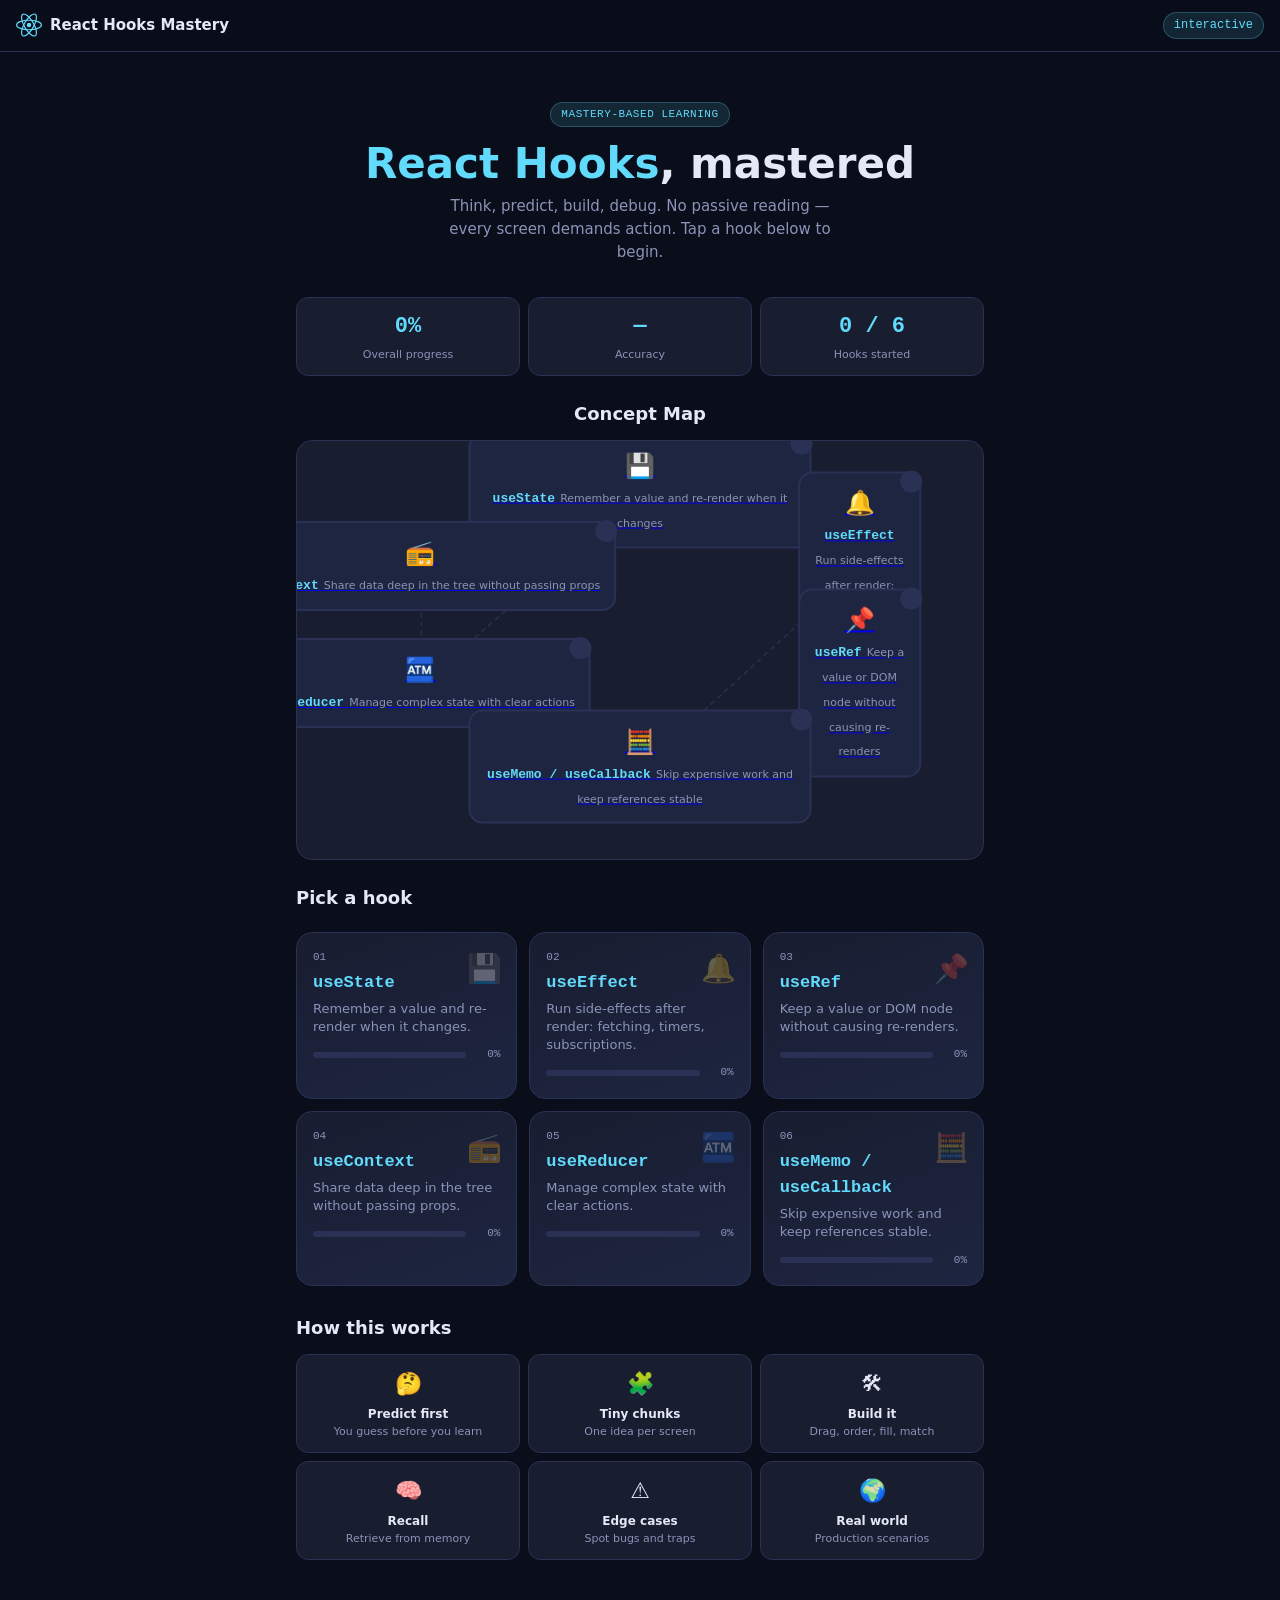
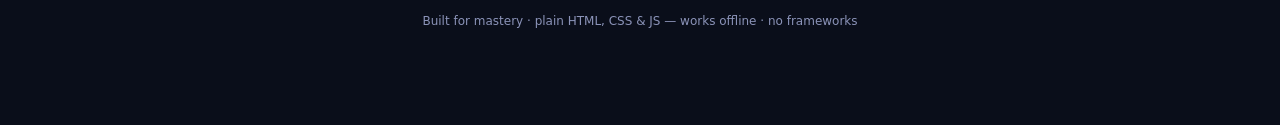
<file: index.html>
<!DOCTYPE html>
<html lang="en">
<head>
<meta charset="UTF-8">
<meta name="viewport" content="width=device-width,initial-scale=1.0,viewport-fit=cover">
<meta name="theme-color" content="#0a0e1a">
<title>Learn React Hooks — Interactive Mastery</title>
<style>
*{box-sizing:border-box;margin:0;padding:0}
:root{
  --bg:#0a0e1a;--bg2:#111627;--card:#181d30;--card2:#1e2540;
  --line:#2a3155;--text:#e4e8f7;--muted:#8b93b8;
  --brand:#61dafb;--brand-dim:rgba(97,218,251,.12);
  --purple:#7c5cff;--green:#4ade80;--red:#f87171;--amber:#ffb454;
  --radius:16px;--mono:ui-monospace,SFMono-Regular,"SF Mono",Menlo,Consolas,monospace;
  --ease:cubic-bezier(.4,0,.2,1);
}
html{font-size:16px;-webkit-text-size-adjust:100%}
body{font-family:system-ui,-apple-system,"Segoe UI",Roboto,sans-serif;background:var(--bg);color:var(--text);line-height:1.55;min-height:100dvh;-webkit-font-smoothing:antialiased}

.topbar{position:sticky;top:0;z-index:50;display:flex;align-items:center;gap:10px;padding:12px 16px;background:rgba(10,14,26,.92);backdrop-filter:blur(12px);border-bottom:1px solid var(--line)}
.topbar .logo-area{display:flex;align-items:center;gap:8px;font-weight:700;font-size:15px;color:var(--text)}
.topbar .logo{width:26px;height:26px;flex-shrink:0}
.topbar .spacer{flex:1}

.wrap{max-width:720px;margin:0 auto;padding:20px 16px 80px}

.hero{text-align:center;padding:28px 8px 12px}
.hero h1{font-size:clamp(26px,7vw,42px);line-height:1.1;margin:8px 0}
.hero h1 .brand{color:var(--brand)}
.hero p{color:var(--muted);max-width:42ch;margin:0 auto;font-size:15px}

.eyebrow{display:inline-block;font-family:var(--mono);font-size:11px;letter-spacing:.05em;color:var(--brand);background:var(--brand-dim);border:1px solid rgba(97,218,251,.25);padding:3px 10px;border-radius:999px;margin-bottom:6px;text-transform:uppercase}

/* ── Concept Map ── */
.map-section{margin:24px 0}
.map-section h2{font-size:18px;margin-bottom:12px;text-align:center}
.concept-map{position:relative;min-height:420px;background:var(--card);border:1px solid var(--line);border-radius:var(--radius);padding:16px;overflow:hidden}
.map-node{position:absolute;background:var(--card2);border:2px solid var(--line);border-radius:14px;padding:12px 14px;text-align:center;cursor:pointer;transition:all .25s var(--ease);z-index:2;-webkit-tap-highlight-color:transparent;min-width:100px}
.map-node:active{transform:scale(.95)}
.map-node:hover{border-color:var(--brand)}
.map-node .icon{font-size:24px;display:block}
.map-node .name{font-family:var(--mono);font-size:13px;font-weight:700;color:var(--brand);margin-top:4px}
.map-node .desc{font-size:11px;color:var(--muted);margin-top:2px;line-height:1.3}
.map-node .ring{position:absolute;top:-3px;right:-3px;width:22px;height:22px;border-radius:50%;display:flex;align-items:center;justify-content:center;font-size:10px;font-weight:700}
.map-node .ring.done{background:var(--green);color:#0a1a0a}
.map-node .ring.partial{background:var(--amber);color:#1a1000}
.map-node .ring.none{background:var(--line);color:var(--muted)}

.map-svg{position:absolute;top:0;left:0;width:100%;height:100%;pointer-events:none;z-index:1}

/* ── Hook Cards (mobile fallback) ── */
.hook-grid{display:grid;grid-template-columns:1fr;gap:12px;margin:20px 0}
@media(min-width:500px){.hook-grid{grid-template-columns:1fr 1fr}}
@media(min-width:720px){.hook-grid{grid-template-columns:1fr 1fr 1fr}}

.hook-card{display:block;text-decoration:none;color:var(--text);background:linear-gradient(160deg,var(--card) 0%,var(--card2) 100%);border:1px solid var(--line);border-radius:var(--radius);padding:16px;transition:all .2s var(--ease);position:relative;overflow:hidden}
.hook-card:active{transform:scale(.98)}
.hook-card:hover{border-color:var(--brand)}
.hook-card::before{content:"";position:absolute;top:0;left:0;right:0;height:3px;background:linear-gradient(90deg,var(--brand),var(--purple));opacity:0;transition:opacity .2s}
.hook-card:hover::before{opacity:1}
.hook-card .num{font-family:var(--mono);font-size:11px;color:var(--muted);margin-bottom:4px}
.hook-card .hook-name{font-family:var(--mono);font-size:17px;font-weight:700;color:var(--brand)}
.hook-card .hook-desc{font-size:13px;color:var(--muted);margin-top:4px;line-height:1.4}
.hook-card .hook-icon{font-size:28px;position:absolute;top:14px;right:14px;opacity:.3}
.hook-card .progress-mini{display:flex;align-items:center;gap:6px;margin-top:10px}
.hook-card .meter{height:6px;flex:1;background:var(--line);border-radius:3px;overflow:hidden}
.hook-card .meter-fill{height:100%;border-radius:3px;transition:width .5s var(--ease)}
.hook-card .meter-fill.green{background:var(--green)}
.hook-card .meter-fill.brand{background:var(--brand)}
.hook-card .pct{font-family:var(--mono);font-size:11px;color:var(--muted);min-width:28px;text-align:right}

/* ── How it works ── */
.how-section{margin:28px 0}
.how-section h2{font-size:18px;margin-bottom:12px}
.principle-grid{display:grid;grid-template-columns:1fr 1fr;gap:8px}
@media(min-width:600px){.principle-grid{grid-template-columns:1fr 1fr 1fr}}
.principle{background:var(--card);border:1px solid var(--line);border-radius:12px;padding:12px;text-align:center}
.principle .p-icon{font-size:22px}
.principle .p-name{font-size:12px;font-weight:600;margin-top:4px;color:var(--text)}
.principle .p-desc{font-size:11px;color:var(--muted);margin-top:2px;line-height:1.3}

/* ── Overall stats ── */
.stats-bar{display:flex;gap:8px;margin:20px 0;flex-wrap:wrap}
.stat-card{flex:1;min-width:100px;background:var(--card);border:1px solid var(--line);border-radius:12px;padding:12px;text-align:center}
.stat-card .s-value{font-family:var(--mono);font-size:22px;font-weight:800;color:var(--brand)}
.stat-card .s-label{font-size:11px;color:var(--muted);margin-top:2px}

.footer{text-align:center;color:var(--muted);font-size:12px;margin-top:36px;padding:16px}

/* ── Animations ── */
@keyframes fadeUp{from{opacity:0;transform:translateY(12px)}to{opacity:1;transform:none}}
.fade-up{animation:fadeUp .4s var(--ease) both}
.fade-up-1{animation-delay:.05s}.fade-up-2{animation-delay:.1s}.fade-up-3{animation-delay:.15s}
.fade-up-4{animation-delay:.2s}.fade-up-5{animation-delay:.25s}.fade-up-6{animation-delay:.3s}

.pill{font-family:var(--mono);font-size:12px;padding:3px 10px;border-radius:999px;display:inline-flex;align-items:center;gap:4px}
.pill.brand{background:var(--brand-dim);color:var(--brand);border:1px solid rgba(97,218,251,.25)}
</style>
</head>
<body>

<header class="topbar">
  <div class="logo-area">
    <svg class="logo" viewBox="-11.5 -10.23 23 20.46" fill="none" aria-hidden="true">
      <circle r="2" fill="#61dafb"></circle>
      <g stroke="#61dafb" stroke-width="1"><ellipse rx="11" ry="4.2"></ellipse><ellipse rx="11" ry="4.2" transform="rotate(60)"></ellipse><ellipse rx="11" ry="4.2" transform="rotate(120)"></ellipse></g>
    </svg>
    React Hooks Mastery
  </div>
  <span class="spacer"></span>
  <span class="pill brand">interactive</span>
</header>

<main class="wrap" id="main"></main>

<script>
(function(){
"use strict";

const HOOKS = [
  { id:"useState",     file:"usestate.html",         key:"useState_mastery",     num:"01", icon:"\u{1F4BE}", name:"useState",             desc:"Remember a value and re-render when it changes.", color:"#61dafb" },
  { id:"useEffect",    file:"useeffect.html",         key:"useEffect_mastery",    num:"02", icon:"\u{1F514}", name:"useEffect",            desc:"Run side-effects after render: fetching, timers, subscriptions.", color:"#c792ea" },
  { id:"useRef",       file:"useref.html",            key:"useRef_mastery",       num:"03", icon:"\u{1F4CC}", name:"useRef",               desc:"Keep a value or DOM node without causing re-renders.", color:"#c3e88d" },
  { id:"useContext",   file:"usecontext.html",         key:"useContext_mastery",   num:"04", icon:"\u{1F4FB}", name:"useContext",           desc:"Share data deep in the tree without passing props.", color:"#ffb454" },
  { id:"useReducer",   file:"usereducer.html",         key:"useReducer_mastery",   num:"05", icon:"\u{1F3E7}", name:"useReducer",           desc:"Manage complex state with clear actions.", color:"#f78c6c" },
  { id:"useMemoCallback", file:"usememo-callback.html", key:"useMemo_mastery",   num:"06", icon:"\u{1F9EE}", name:"useMemo / useCallback", desc:"Skip expensive work and keep references stable.", color:"#82aaff" }
];

const MAP_POS = [
  { x: 50, y: 12 },
  { x: 82, y: 30 },
  { x: 82, y: 58 },
  { x: 18, y: 30 },
  { x: 18, y: 58 },
  { x: 50, y: 78 }
];

const MAP_EDGES = [
  [0, 1], [0, 3], [1, 2], [3, 4], [0, 4], [2, 5], [4, 5], [1, 5]
];

function getProgress(key) {
  try {
    const d = JSON.parse(localStorage.getItem(key));
    if (!d) return { pct: 0, acc: 0 };
    const scores = d.scores || {};
    const step = d.step || 0;
    const ids = Object.keys(scores);
    const acc = ids.length ? Math.round(ids.reduce((s, k) => s + scores[k], 0) / ids.length * 100) : 0;
    return { pct: step > 0 ? Math.min(Math.round(step / 18 * 100), 100) : 0, acc };
  } catch (e) { return { pct: 0, acc: 0 }; }
}

function renderPage() {
  const main = document.getElementById("main");
  const progresses = HOOKS.map(h => getProgress(h.key));
  const overallPct = Math.round(progresses.reduce((s, p) => s + p.pct, 0) / HOOKS.length);
  const overallAcc = progresses.filter(p => p.acc > 0);
  const avgAcc = overallAcc.length ? Math.round(overallAcc.reduce((s, p) => s + p.acc, 0) / overallAcc.length) : 0;
  const started = progresses.filter(p => p.pct > 0).length;

  main.innerHTML = `
    <section class="hero fade-up">
      <span class="eyebrow">mastery-based learning</span>
      <h1><span class="brand">React Hooks</span>, mastered</h1>
      <p>Think, predict, build, debug. No passive reading — every screen demands action. Tap a hook below to begin.</p>
    </section>

    <div class="stats-bar fade-up fade-up-1">
      <div class="stat-card">
        <div class="s-value">${overallPct}%</div>
        <div class="s-label">Overall progress</div>
      </div>
      <div class="stat-card">
        <div class="s-value">${avgAcc || "—"}${avgAcc ? "%" : ""}</div>
        <div class="s-label">Accuracy</div>
      </div>
      <div class="stat-card">
        <div class="s-value">${started} / ${HOOKS.length}</div>
        <div class="s-label">Hooks started</div>
      </div>
    </div>

    <div class="map-section fade-up fade-up-2">
      <h2>Concept Map</h2>
      <div class="concept-map" id="cmap">
        <svg class="map-svg" id="map-svg"></svg>
        ${HOOKS.map((h, i) => {
          const p = progresses[i];
          const ringCls = p.pct >= 100 ? "done" : p.pct > 0 ? "partial" : "none";
          const ringText = p.pct >= 100 ? "✓" : p.pct > 0 ? p.pct + "" : "";
          return `<a href="${h.file}" class="map-node" style="left:${MAP_POS[i].x}%;top:${MAP_POS[i].y}%;transform:translate(-50%,-50%)" data-idx="${i}">
            <span class="ring ${ringCls}">${ringText}</span>
            <span class="icon">${h.icon}</span>
            <span class="name">${h.name}</span>
            <span class="desc">${h.desc.split(".")[0]}</span>
          </a>`;
        }).join("")}
      </div>
    </div>

    <h2 style="font-size:18px;margin-bottom:12px" class="fade-up fade-up-3">Pick a hook</h2>
    <div class="hook-grid">
      ${HOOKS.map((h, i) => {
        const p = progresses[i];
        return `<a href="${h.file}" class="hook-card fade-up fade-up-${i + 1}">
          <div class="num">${h.num}</div>
          <div class="hook-name">${h.name}</div>
          <div class="hook-desc">${h.desc}</div>
          <div class="hook-icon">${h.icon}</div>
          <div class="progress-mini">
            <div class="meter"><div class="meter-fill ${p.pct >= 100 ? "green" : "brand"}" style="width:${p.pct}%"></div></div>
            <span class="pct">${p.pct}%</span>
          </div>
        </a>`;
      }).join("")}
    </div>

    <div class="how-section fade-up fade-up-4">
      <h2>How this works</h2>
      <div class="principle-grid">
        <div class="principle"><div class="p-icon">\u{1F914}</div><div class="p-name">Predict first</div><div class="p-desc">You guess before you learn</div></div>
        <div class="principle"><div class="p-icon">\u{1F9E9}</div><div class="p-name">Tiny chunks</div><div class="p-desc">One idea per screen</div></div>
        <div class="principle"><div class="p-icon">\u{1F6E0}</div><div class="p-name">Build it</div><div class="p-desc">Drag, order, fill, match</div></div>
        <div class="principle"><div class="p-icon">\u{1F9E0}</div><div class="p-name">Recall</div><div class="p-desc">Retrieve from memory</div></div>
        <div class="principle"><div class="p-icon">\u{26A0}</div><div class="p-name">Edge cases</div><div class="p-desc">Spot bugs and traps</div></div>
        <div class="principle"><div class="p-icon">\u{1F30D}</div><div class="p-name">Real world</div><div class="p-desc">Production scenarios</div></div>
      </div>
    </div>

    <div class="footer">Built for mastery · plain HTML, CSS &amp; JS — works offline · no frameworks</div>
  `;

  drawLines();
  window.addEventListener("resize", drawLines);
}

function drawLines() {
  const svg = document.getElementById("map-svg");
  if (!svg) return;
  const cmap = document.getElementById("cmap");
  const cr = cmap.getBoundingClientRect();
  svg.innerHTML = "";

  const nodes = [...cmap.querySelectorAll(".map-node")].map(n => {
    const r = n.getBoundingClientRect();
    return { x: r.left - cr.left + r.width / 2, y: r.top - cr.top + r.height / 2 };
  });

  MAP_EDGES.forEach(([a, b]) => {
    if (!nodes[a] || !nodes[b]) return;
    const line = document.createElementNS("http://www.w3.org/2000/svg", "line");
    line.setAttribute("x1", nodes[a].x); line.setAttribute("y1", nodes[a].y);
    line.setAttribute("x2", nodes[b].x); line.setAttribute("y2", nodes[b].y);
    line.setAttribute("stroke", "rgba(97,218,251,0.12)");
    line.setAttribute("stroke-width", "1.5");
    line.setAttribute("stroke-dasharray", "5 4");
    svg.appendChild(line);
  });
}

renderPage();

})();
</script>
</body>
</html>
</file>
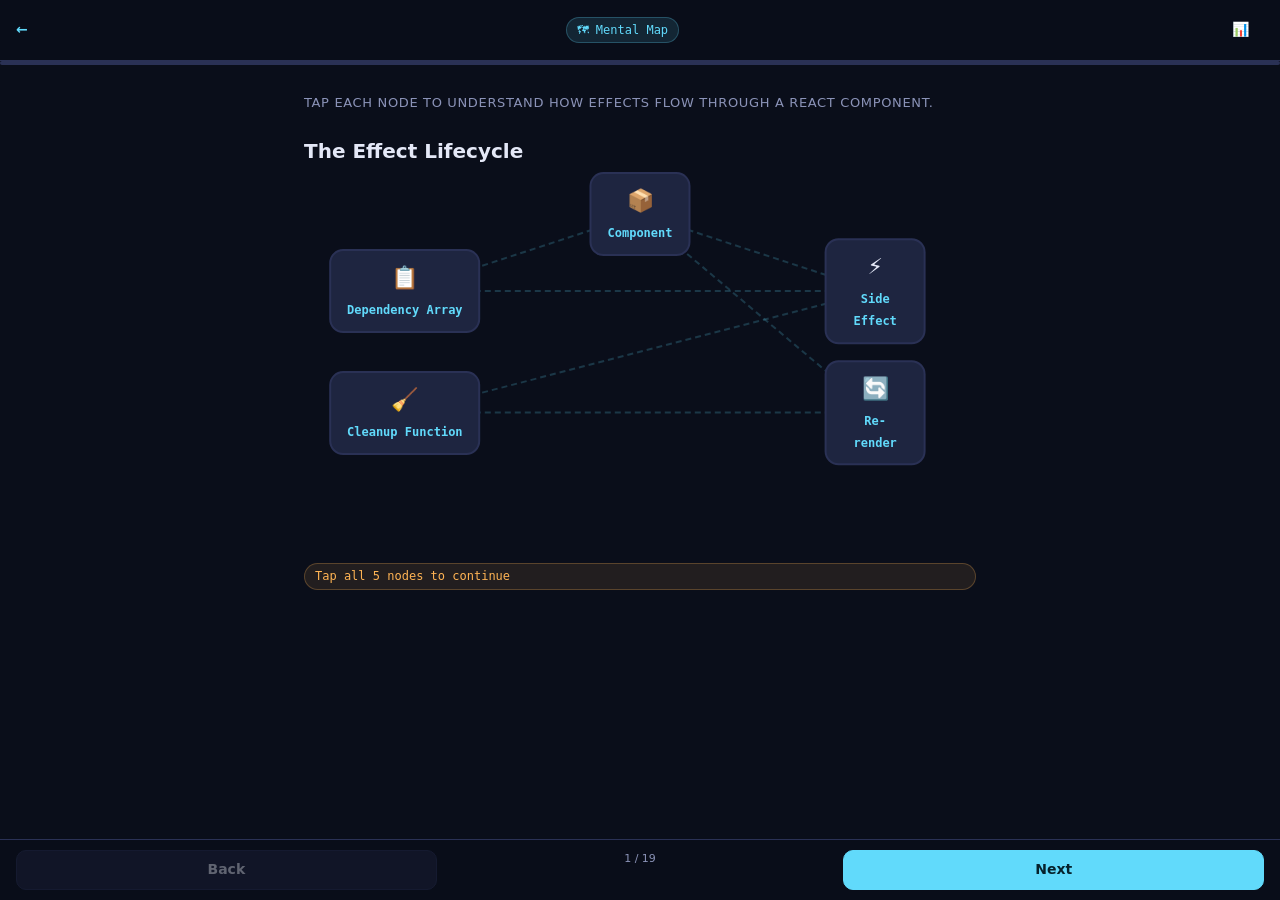
<file: useeffect.html>
<!DOCTYPE html>
<html lang="en">
<head>
<meta charset="UTF-8">
<meta name="viewport" content="width=device-width,initial-scale=1.0,viewport-fit=cover">
<meta name="theme-color" content="#0a0e1a">
<title>useEffect Mastery — Learn React Hooks</title>
<style>
*{box-sizing:border-box;margin:0;padding:0}
:root{
  --bg:#0a0e1a;--bg2:#111627;--card:#181d30;--card2:#1e2540;
  --line:#2a3155;--text:#e4e8f7;--muted:#8b93b8;
  --brand:#61dafb;--brand-dim:rgba(97,218,251,.12);
  --purple:#7c5cff;--green:#4ade80;--red:#f87171;--amber:#ffb454;
  --radius:16px;--mono:ui-monospace,SFMono-Regular,"SF Mono",Menlo,Consolas,monospace;
  --ease:cubic-bezier(.4,0,.2,1);
  --safe-b:env(safe-area-inset-bottom,0px);
}
html{font-size:16px;-webkit-text-size-adjust:100%}
body{font-family:system-ui,-apple-system,"Segoe UI",Roboto,sans-serif;background:var(--bg);color:var(--text);line-height:1.55;min-height:100dvh;display:flex;flex-direction:column;overflow:hidden;-webkit-font-smoothing:antialiased}
#app{display:flex;flex-direction:column;height:100dvh;overflow:hidden}

/* ── Header ── */
.topbar{display:flex;align-items:center;gap:10px;padding:10px 16px;background:rgba(10,14,26,.92);backdrop-filter:blur(12px);border-bottom:1px solid var(--line);z-index:50;flex-shrink:0}
.topbar .back{color:var(--brand);text-decoration:none;font-size:14px;font-weight:600;display:flex;align-items:center;gap:4px}
.topbar .spacer{flex:1}
.topbar .phase-label{font-size:11px;color:var(--muted);text-transform:uppercase;letter-spacing:.06em}
.progress-track{height:4px;background:var(--line);border-radius:2px;flex-shrink:0}
.progress-fill{height:100%;background:linear-gradient(90deg,var(--brand),var(--purple));border-radius:2px;transition:width .4s var(--ease)}

/* ── Screen container ── */
.screen-wrap{flex:1;overflow-y:auto;overflow-x:hidden;scroll-behavior:smooth;-webkit-overflow-scrolling:touch}
.screen{min-height:100%;padding:20px 16px calc(20px + var(--safe-b));display:flex;flex-direction:column;gap:16px;animation:fadeUp .35s var(--ease)}
@keyframes fadeUp{from{opacity:0;transform:translateY(12px)}to{opacity:1;transform:none}}

/* ── Bottom nav ── */
.bottombar{display:flex;gap:8px;padding:10px 16px calc(10px + var(--safe-b));background:rgba(10,14,26,.95);backdrop-filter:blur(12px);border-top:1px solid var(--line);flex-shrink:0;z-index:50}
.bottombar .btn{flex:1}
.bottombar .btn.primary{background:var(--brand);color:#06222c}
.bottombar .btn.primary:disabled{background:var(--line);color:var(--muted)}

/* ── Cards ── */
.card{background:var(--card);border:1px solid var(--line);border-radius:var(--radius);padding:18px;transition:border-color .2s}
.card-header{font-size:13px;text-transform:uppercase;letter-spacing:.05em;color:var(--muted);margin-bottom:10px}
.card-title{font-size:20px;font-weight:700;line-height:1.2;margin-bottom:8px}
.card-text{color:var(--muted);font-size:15px;line-height:1.5}

/* ── Buttons ── */
.btn{appearance:none;border:1px solid var(--line);background:var(--card2);color:var(--text);font:inherit;font-size:15px;font-weight:600;padding:12px 18px;border-radius:12px;cursor:pointer;min-height:48px;transition:all .15s var(--ease);display:inline-flex;align-items:center;justify-content:center;gap:8px;-webkit-tap-highlight-color:transparent;user-select:none}
.btn:active{transform:scale(.97)}
.btn:disabled{opacity:.4;cursor:not-allowed;transform:none}
.btn.sm{min-height:40px;padding:8px 14px;font-size:14px;border-radius:10px}
.btn.primary{background:var(--brand);color:#06222c;border-color:var(--brand);font-weight:700}
.btn.ghost{background:transparent;border-color:transparent;color:var(--brand)}
.btn.danger{background:rgba(248,113,113,.15);border-color:rgba(248,113,113,.3);color:var(--red)}
.btn.success{background:rgba(74,222,128,.15);border-color:rgba(74,222,128,.3);color:var(--green)}
.btn.selected{background:var(--brand);color:#06222c;border-color:var(--brand)}

/* ── Concept Map ── */
.concept-map{position:relative;min-height:320px;margin:8px 0}
.map-node{position:absolute;background:var(--card2);border:2px solid var(--line);border-radius:14px;padding:10px 16px;font-size:14px;font-weight:600;cursor:pointer;transition:all .25s var(--ease);text-align:center;z-index:2;-webkit-tap-highlight-color:transparent}
.map-node:active{transform:scale(.95)}
.map-node.active{border-color:var(--brand);background:var(--brand-dim);box-shadow:0 0 20px rgba(97,218,251,.2)}
.map-node .icon{font-size:22px;display:block;margin-bottom:4px}
.map-node .label{font-family:var(--mono);font-size:12px;color:var(--brand)}
.map-line{position:absolute;z-index:1}
.map-desc{background:var(--card);border:1px solid var(--line);border-radius:12px;padding:14px;font-size:14px;color:var(--muted);animation:fadeUp .25s var(--ease);margin-top:8px}

/* ── Code ── */
pre{background:#080b14;border:1px solid var(--line);border-radius:12px;padding:14px;overflow-x:auto;font-family:var(--mono);font-size:13px;line-height:1.55;margin:0}
code{font-family:var(--mono)}
.hl-kw{color:#c792ea}.hl-fn{color:var(--brand)}.hl-str{color:#c3e88d}.hl-num{color:var(--amber)}.hl-cm{color:#5a6180;font-style:italic}.hl-err{color:var(--red);text-decoration:wavy underline var(--red)}

/* ── Drag/Drop ── */
.drag-zone{display:flex;flex-direction:column;gap:8px}
.drag-item{background:var(--card2);border:2px solid var(--line);border-radius:12px;padding:12px 16px;font-size:15px;cursor:grab;touch-action:none;user-select:none;transition:all .15s var(--ease);display:flex;align-items:center;gap:10px}
.drag-item:active{cursor:grabbing}
.drag-item .handle{color:var(--muted);font-size:18px;flex-shrink:0}
.drag-item.dragging{opacity:.5;border-color:var(--brand)}
.drag-item.over{border-color:var(--brand);background:var(--brand-dim)}
.drag-item.correct{border-color:var(--green);background:rgba(74,222,128,.08)}
.drag-item.wrong{border-color:var(--red);background:rgba(248,113,113,.08)}
.drop-slot{min-height:48px;border:2px dashed var(--line);border-radius:12px;display:flex;align-items:center;justify-content:center;color:var(--muted);font-size:14px;transition:all .15s var(--ease)}
.drop-slot.over{border-color:var(--brand);background:var(--brand-dim)}
.drop-slot.filled{border-style:solid;border-color:var(--brand);background:var(--brand-dim)}

/* ── Match ── */
.match-grid{display:grid;grid-template-columns:1fr 1fr;gap:10px}
.match-item{background:var(--card2);border:2px solid var(--line);border-radius:12px;padding:12px;font-size:14px;cursor:pointer;transition:all .15s var(--ease);text-align:center;min-height:48px;display:flex;align-items:center;justify-content:center}
.match-item.selected{border-color:var(--brand);background:var(--brand-dim)}
.match-item.correct{border-color:var(--green);background:rgba(74,222,128,.1)}
.match-item.wrong{border-color:var(--red);background:rgba(248,113,113,.1)}
.match-item.matched{opacity:.5;pointer-events:none}

/* ── Code Fill ── */
.code-fill{position:relative}
.code-fill input{font-family:var(--mono);font-size:13px;background:rgba(97,218,251,.1);border:1px dashed var(--brand);color:var(--brand);padding:2px 8px;border-radius:6px;width:auto;min-width:80px;outline:none}
.code-fill input:focus{border-style:solid;box-shadow:0 0 0 2px rgba(97,218,251,.2)}
.code-fill input.correct{border-color:var(--green);color:var(--green);background:rgba(74,222,128,.1)}
.code-fill input.wrong{border-color:var(--red);color:var(--red);background:rgba(248,113,113,.1)}

/* ── Spot Bug ── */
.code-lines{list-style:none;font-family:var(--mono);font-size:13px;line-height:1.6}
.code-line{padding:4px 12px;cursor:pointer;border-radius:8px;transition:all .12s;border:2px solid transparent;display:flex;gap:8px}
.code-line:hover,.code-line:active{background:rgba(255,255,255,.04)}
.code-line .ln{color:var(--muted);min-width:20px;text-align:right;user-select:none}
.code-line.selected{border-color:var(--amber);background:rgba(255,180,84,.08)}
.code-line.correct-line{border-color:var(--green);background:rgba(74,222,128,.08)}
.code-line.wrong-line{border-color:var(--red);background:rgba(248,113,113,.08)}

/* ── Inputs ── */
textarea{font:inherit;font-size:15px;padding:14px;border-radius:12px;border:1px solid var(--line);background:var(--bg2);color:var(--text);min-height:100px;width:100%;resize:vertical;line-height:1.5}
textarea:focus{outline:2px solid var(--brand);outline-offset:1px}
input[type="text"]{font:inherit;font-size:16px;padding:12px;border-radius:12px;border:1px solid var(--line);background:var(--bg2);color:var(--text);min-height:48px;width:100%}
input[type="text"]:focus{outline:2px solid var(--brand);outline-offset:1px}

/* ── Feedback ── */
.feedback{border-radius:12px;padding:14px 16px;font-size:14px;line-height:1.5;animation:fadeUp .25s var(--ease)}
.feedback.good{background:rgba(74,222,128,.1);border:1px solid rgba(74,222,128,.3);color:var(--green)}
.feedback.bad{background:rgba(248,113,113,.1);border:1px solid rgba(248,113,113,.3);color:var(--red)}
.feedback.info{background:rgba(97,218,251,.08);border:1px solid rgba(97,218,251,.2);color:var(--brand)}
.feedback .why{color:var(--text);margin-top:6px;font-size:13px}

/* ── Confidence ── */
.confidence-row{display:flex;gap:6px;flex-wrap:wrap}
.conf-btn{flex:1;min-width:0}

/* ── Dashboard ── */
.dash-overlay{position:fixed;inset:0;background:rgba(0,0,0,.6);z-index:100;display:flex;justify-content:flex-end;animation:fadeIn .2s}
@keyframes fadeIn{from{opacity:0}to{opacity:1}}
.dash-panel{width:min(380px,90vw);background:var(--bg2);border-left:1px solid var(--line);padding:20px;overflow-y:auto;animation:slideLeft .3s var(--ease)}
@keyframes slideLeft{from{transform:translateX(100%)}to{transform:none}}
.dash-section{margin-bottom:20px}
.dash-title{font-size:18px;font-weight:700;margin-bottom:14px}
.dash-stat{display:flex;justify-content:space-between;align-items:center;padding:8px 0;border-bottom:1px solid rgba(255,255,255,.05)}
.dash-stat .label{color:var(--muted);font-size:14px}
.dash-stat .value{font-family:var(--mono);font-weight:700;font-size:15px}
.meter{height:8px;background:var(--line);border-radius:4px;overflow:hidden;margin-top:6px}
.meter-fill{height:100%;border-radius:4px;transition:width .5s var(--ease)}
.meter-fill.brand{background:var(--brand)}
.meter-fill.green{background:var(--green)}
.meter-fill.amber{background:var(--amber)}
.meter-fill.red{background:var(--red)}
.weak-list{list-style:none;display:flex;flex-direction:column;gap:6px}
.weak-item{background:var(--card);border:1px solid var(--line);border-radius:10px;padding:10px 12px;font-size:13px;display:flex;justify-content:space-between;align-items:center}

/* ── Pill / Tag ── */
.pill{font-family:var(--mono);font-size:12px;padding:3px 10px;border-radius:999px;display:inline-flex;align-items:center;gap:4px}
.pill.brand{background:var(--brand-dim);color:var(--brand);border:1px solid rgba(97,218,251,.25)}
.pill.green{background:rgba(74,222,128,.1);color:var(--green);border:1px solid rgba(74,222,128,.25)}
.pill.amber{background:rgba(255,180,84,.1);color:var(--amber);border:1px solid rgba(255,180,84,.25)}
.pill.red{background:rgba(248,113,113,.1);color:var(--red);border:1px solid rgba(248,113,113,.25)}
.pill.purple{background:rgba(124,92,255,.1);color:var(--purple);border:1px solid rgba(124,92,255,.25)}

/* ── Choice grid ── */
.choices{display:flex;flex-direction:column;gap:8px}
.choice{background:var(--card2);border:2px solid var(--line);border-radius:12px;padding:14px 16px;cursor:pointer;transition:all .15s var(--ease);font-size:15px;text-align:left;-webkit-tap-highlight-color:transparent}
.choice:active{transform:scale(.98)}
.choice.selected{border-color:var(--brand);background:var(--brand-dim)}
.choice.correct{border-color:var(--green);background:rgba(74,222,128,.1)}
.choice.wrong{border-color:var(--red);background:rgba(248,113,113,.1)}
.choice code{font-size:13px;background:rgba(255,255,255,.06);padding:1px 6px;border-radius:4px}

/* ── Scenario box ── */
.scenario{background:linear-gradient(135deg,var(--card) 0%,var(--card2) 100%);border:1px solid var(--line);border-radius:var(--radius);padding:18px;position:relative;overflow:hidden}
.scenario::before{content:"";position:absolute;top:0;left:0;right:0;height:3px;background:linear-gradient(90deg,var(--purple),var(--brand))}
.scenario-label{font-size:11px;text-transform:uppercase;letter-spacing:.08em;color:var(--purple);margin-bottom:8px}
.scenario-text{font-size:15px;line-height:1.55}

/* ── Key concepts ── */
.key-concepts{display:flex;flex-wrap:wrap;gap:6px;margin-top:8px}
.kc{font-size:12px;padding:4px 10px;border-radius:8px;border:1px solid var(--line);color:var(--muted);transition:all .2s}
.kc.found{border-color:var(--green);color:var(--green);background:rgba(74,222,128,.08)}
.kc.missing{border-color:var(--amber);color:var(--amber);background:rgba(255,180,84,.08)}

/* ── Misc ── */
.divider{height:1px;background:var(--line);margin:4px 0}
.gap-sm{gap:8px}.gap-md{gap:12px}.gap-lg{gap:16px}
.flex-col{display:flex;flex-direction:column}
.flex-row{display:flex;align-items:center}
.flex-wrap{flex-wrap:wrap}
.text-center{text-align:center}
.text-sm{font-size:13px}.text-xs{font-size:11px}
.mt-xs{margin-top:4px}.mt-sm{margin-top:8px}.mt-md{margin-top:12px}
.w-full{width:100%}
.mono{font-family:var(--mono)}
.brand{color:var(--brand)}.green{color:var(--green)}.red{color:var(--red)}.amber{color:var(--amber)}.purple{color:var(--purple)}
.kbd{display:inline-flex;align-items:center;justify-content:center;min-width:24px;height:24px;padding:0 6px;background:var(--card2);border:1px solid var(--line);border-radius:6px;font-family:var(--mono);font-size:11px;color:var(--muted)}

@media(min-width:600px){
  .screen{padding:28px 24px 40px;max-width:640px;margin:0 auto}
  .match-grid{gap:14px}
}
@media(min-width:900px){
  .screen{max-width:720px}
}
</style>
</head>
<body>
<div id="app"></div>
<script>
(function(){
"use strict";

/* ═══════════════════════════════════════════
   CONTENT DATA — useEffect mastery screens
   ═══════════════════════════════════════════ */

const PHASES = [
  {id:"map",name:"Mental Map",icon:"\u{1F5FA}"},
  {id:"predict",name:"Predict",icon:"\u{1F914}"},
  {id:"learn",name:"Learn",icon:"\u{1F4A1}"},
  {id:"build",name:"Build",icon:"\u{1F6E0}"},
  {id:"recall",name:"Recall",icon:"\u{1F9E0}"},
  {id:"edge",name:"Edge Cases",icon:"\u{26A0}"},
  {id:"teach",name:"Teach",icon:"\u{1F4AC}"},
  {id:"real",name:"Real World",icon:"\u{1F30D}"},
  {id:"challenge",name:"Challenge",icon:"\u{1F525}"},
  {id:"mastery",name:"Mastery",icon:"\u{1F3C6}"}
];

const STEPS = [

// ── Phase 0: MENTAL MAP ──
{
  id:"map1", phase:0, type:"map",
  title:"The Effect Lifecycle",
  subtitle:"Tap each node to understand how effects flow through a React component.",
  nodes:[
    {id:"component",x:50,y:6,icon:"\u{1F4E6}",label:"Component",desc:"Your component function runs (or re-runs). After the render is painted to screen, React checks if any effects need to run."},
    {id:"effect",x:85,y:30,icon:"\u{26A1}",label:"Side Effect",desc:"Code that reaches outside React: fetching data, setting timers, subscribing to events, changing the DOM. This is what useEffect is for."},
    {id:"deps",x:15,y:30,icon:"\u{1F4CB}",label:"Dependency Array",desc:"A list of values that the effect depends on. React compares them to decide if the effect should re-run. Controls WHEN effects fire."},
    {id:"cleanup",x:15,y:68,icon:"\u{1F9F9}",label:"Cleanup Function",desc:"A function returned by your effect. React calls it before re-running the effect, and once more when the component unmounts. Prevents memory leaks."},
    {id:"rerender",x:85,y:68,icon:"\u{1F504}",label:"Re-render",desc:"When state or props change, the component re-renders. React then compares dependencies — if they changed, it runs cleanup, then the effect again."}
  ],
  edges:[["component","effect"],["component","deps"],["deps","effect"],["effect","cleanup"],["rerender","component"],["cleanup","rerender"]]
},

// ── Phase 1: PREDICT ──
{
  id:"pred1", phase:1, type:"predict",
  question:"Where should you put code that fetches data from an API — inside the component function directly, or somewhere special?",
  choices:[
    {text:"Run it directly in the component body — it will execute on every render",correct:false},
    {text:"Wrap it in useEffect so it runs after rendering, not during",correct:true},
    {text:"Put it in a global variable outside the component",correct:false}
  ],
  reveal:"Side effects like API calls shouldn't run during rendering — they can slow it down, cause duplicate requests, and make behavior unpredictable. useEffect tells React: \"run this code AFTER the component has rendered to the screen.\" This keeps rendering fast and side effects controlled.",
  why_others:[
    "Running a fetch directly in the function body means it fires on EVERY render. You'd get duplicate requests, and the fetch would block the render cycle.",
    "Global variables run once when the file loads, not in response to component lifecycle events. You'd lose access to props and state."
  ]
},
{
  id:"pred2", phase:1, type:"predict",
  question:"If an effect depends on a variable (say, a userId), what should happen when that variable changes?",
  choices:[
    {text:"Nothing — effects run once and never again",correct:false},
    {text:"The old effect should be cleaned up and the effect should re-run with the new value",correct:true},
    {text:"The effect should keep using the original value",correct:false}
  ],
  reveal:"When a dependency changes, React first cleans up the previous effect (canceling subscriptions, clearing timers, etc.), then runs the effect again with the new value. This ensures your effect always stays in sync with the latest data.",
  why_others:[
    "If effects only ran once, you'd be stuck showing data from the first userId forever — the UI would be out of sync.",
    "Using stale values would mean your effect operates on outdated data — showing the wrong user's profile, for example."
  ]
},

// ── Phase 2: LEARN (tiny chunks) ──
{
  id:"chunk1", phase:2, type:"info",
  title:"useEffect syntax",
  visual:"code",
  code:'<span class="hl-fn">useEffect</span>(() =&gt; {\n  <span class="hl-cm">// Side effect code runs here</span>\n  <span class="hl-fn">document</span>.title = <span class="hl-str">`You clicked ${count} times`</span>;\n\n  <span class="hl-kw">return</span> () =&gt; {\n    <span class="hl-cm">// Cleanup runs before next effect or unmount</span>\n  };\n}, [count]); <span class="hl-cm">// Dependency array</span>',
  points:[
    "<b>Callback</b> — the function containing your side effect. Runs after React paints the screen.",
    "<b>Cleanup return</b> — optional. React calls this before re-running the effect and on unmount.",
    "<b>Dependency array</b> — tells React WHEN to re-run. Only re-runs when these values change."
  ],
  key_idea:"useEffect takes two arguments: a callback (your effect) and an optional dependency array (when to run it). The callback can return a cleanup function."
},
{
  id:"chunk2", phase:2, type:"info",
  title:"The three dependency modes",
  visual:"flow",
  flow_steps:[
    "useEffect(fn) — No array: effect runs after EVERY render",
    "useEffect(fn, []) — Empty array: effect runs only on MOUNT (once)",
    "useEffect(fn, [a, b]) — With deps: effect runs when a or b change"
  ],
  key_idea:"The dependency array is the control knob. No array = always run. Empty array = run once. Array with values = run when those values change. Choosing the right mode is the most important useEffect skill."
},
{
  id:"chunk3", phase:2, type:"info",
  title:"Cleanup: why and when",
  visual:"code",
  code:'<span class="hl-fn">useEffect</span>(() =&gt; {\n  <span class="hl-kw">const</span> id = <span class="hl-fn">setInterval</span>(() =&gt; {\n    <span class="hl-fn">console</span>.log(<span class="hl-str">"tick"</span>);\n  }, <span class="hl-num">1000</span>);\n\n  <span class="hl-kw">return</span> () =&gt; <span class="hl-fn">clearInterval</span>(id); <span class="hl-cm">// cleanup!</span>\n}, []);',
  points:[
    "<b>Why cleanup?</b> Without it, timers keep running, subscriptions pile up, and event listeners accumulate every time the effect re-runs.",
    "<b>When does cleanup run?</b> (1) Before the effect re-runs (when deps change). (2) When the component unmounts.",
    "<b>What needs cleanup?</b> setInterval, setTimeout, event listeners, WebSocket connections, subscriptions."
  ],
  key_idea:"If your effect sets something up, the cleanup function tears it down. Think of it as an undo button — every subscribe needs an unsubscribe, every addEventListener needs a removeEventListener."
},

// ── Phase 3: BUILD (active construction) ──
{
  id:"build1", phase:3, type:"order",
  title:"Put the effect lifecycle in order",
  instruction:"Drag these steps into the correct sequence for a component that uses useEffect with a dependency.",
  items:[
    {id:"a",text:"Component mounts and renders"},
    {id:"b",text:"Effect callback runs for the first time"},
    {id:"c",text:"State changes, triggering a re-render"},
    {id:"d",text:"Component re-renders with new state"},
    {id:"e",text:"Cleanup from the previous effect runs"},
    {id:"f",text:"Effect callback runs again with new values"},
    {id:"g",text:"Component unmounts"},
    {id:"h",text:"Final cleanup runs"}
  ],
  correct_order:["a","b","c","d","e","f","g","h"],
  feedback:"This is the complete effect lifecycle. The key surprise for beginners: cleanup runs BEFORE the new effect, not after. And there's always a final cleanup on unmount. This ensures no stale subscriptions or timers leak."
},
{
  id:"build2", phase:3, type:"fill",
  title:"Complete the useEffect",
  instruction:"Fill in the blanks to create an effect that updates the document title whenever 'count' changes.",
  template:'<span class="hl-fn">____1____</span>(() =&gt; {\n  <span class="hl-fn">____2____</span>.title = <span class="hl-str">`Clicked ${count} times`</span>;\n}, [____3____]);',
  blanks:[
    {id:"1",answer:"useEffect",hint:"the hook name",accept:["useEffect"]},
    {id:"2",answer:"document",hint:"the browser object for the page",accept:["document"]},
    {id:"3",answer:"count",hint:"the dependency",accept:["count"]}
  ],
  feedback:"useEffect(() => { ... }, [count]) tells React: \"After every render where count has changed, run this effect.\" The document.title update is a classic side effect — it reaches outside React to change the browser tab title."
},
{
  id:"build3", phase:3, type:"match",
  title:"Match the dependency configuration",
  instruction:"Connect each useEffect pattern to its behavior.",
  left:[
    {id:"a",text:"useEffect(fn)"},
    {id:"b",text:"useEffect(fn, [])"},
    {id:"c",text:"useEffect(fn, [count])"},
    {id:"d",text:"return () => { ... }"}
  ],
  right:[
    {id:"w",text:"Runs only on mount"},
    {id:"x",text:"Runs after every render"},
    {id:"y",text:"Runs when count changes"},
    {id:"z",text:"Cleanup before re-run / unmount"}
  ],
  pairs:[["a","x"],["b","w"],["c","y"],["d","z"]],
  feedback:"These four patterns cover 95% of useEffect usage. No array = every render (rare, usually a mistake). Empty array = mount only (for setup). Dependencies = selective re-runs (most common). Cleanup = teardown."
},

// ── Phase 4: RECALL ──
{
  id:"recall1", phase:4, type:"recall",
  question:"Without looking back: what are the three modes of the dependency array in useEffect?",
  key_concepts:["no array (every render)","empty array (mount only)","with dependencies (when deps change)"],
  accept_patterns:["every","render","mount","once","depend","change","empty","no array","omit"],
  feedback:"The three modes are: (1) No array — runs after every render. (2) Empty array [] — runs once on mount. (3) Array with values [a, b] — runs only when a or b change. Mastering this is the key to controlling when effects fire."
},
{
  id:"recall2", phase:4, type:"predict",
  question:"You have useEffect(() => { ... }, [count]). You change 'name' state. Does the effect run?",
  choices:[
    {text:"Yes — any state change triggers all effects",correct:false},
    {text:"No — the dependency array only lists count, and count didn't change",correct:true},
    {text:"It depends on whether name is used inside the effect",correct:false}
  ],
  reveal:"React checks the dependency array, not which state changed. Since [count] only lists count, and count didn't change, the effect is skipped entirely. This is how the dependency array acts as a filter — it prevents unnecessary effect runs.",
  why_others:[
    "Effects don't automatically run on every state change. The dependency array controls which changes trigger the effect.",
    "What's used inside the effect doesn't matter to React's comparison engine. Only the values listed in the dependency array are checked. (Though you SHOULD list all values the effect uses — that's the exhaustive deps rule.)"
  ]
},

// ── Phase 5: EDGE CASES ──
{
  id:"edge1", phase:5, type:"spot",
  title:"Infinite loop",
  instruction:"This component freezes the browser. Tap the line(s) causing the infinite loop.",
  lines:[
    {num:1,code:'function Counter() {',bug:false},
    {num:2,code:'  const [count, setCount] = useState(0);',bug:false},
    {num:3,code:'',bug:false},
    {num:4,code:'  useEffect(() => {',bug:false},
    {num:5,code:'    setCount(count + 1);',bug:true},
    {num:6,code:'  });',bug:true},
    {num:7,code:'',bug:false},
    {num:8,code:'  return <div>{count}</div>;',bug:false},
    {num:9,code:'}',bug:false}
  ],
  explanation:"Line 5 sets state inside the effect, and line 6 has NO dependency array — so the effect runs after EVERY render. Setting state triggers a re-render, which triggers the effect, which sets state again. This creates an infinite render loop that freezes the browser.",
  misconception:"Many beginners omit the dependency array thinking it's optional. Without it, the effect runs after every single render. Combined with a setState call inside the effect, this creates an infinite loop: render -> effect -> setState -> render -> effect -> setState -> ...",
  fix_code:'<span class="hl-fn">useEffect</span>(() =&gt; {\n  <span class="hl-fn">setCount</span>(count + <span class="hl-num">1</span>);\n}, []); <span class="hl-cm">// Add dependency array to control when it runs</span>'
},
{
  id:"edge2", phase:5, type:"spot",
  title:"Missing dependency",
  instruction:"This effect is supposed to fetch user data whenever userId changes, but it keeps showing stale data. Tap the buggy line.",
  lines:[
    {num:1,code:'function Profile({ userId }) {',bug:false},
    {num:2,code:'  const [user, setUser] = useState(null);',bug:false},
    {num:3,code:'',bug:false},
    {num:4,code:'  useEffect(() => {',bug:false},
    {num:5,code:'    fetch(`/api/users/${userId}`)',bug:false},
    {num:6,code:'      .then(r => r.json())',bug:false},
    {num:7,code:'      .then(data => setUser(data));',bug:false},
    {num:8,code:'  }, []);',bug:true},
    {num:9,code:'',bug:false},
    {num:10,code:'  return <div>{user?.name}</div>;',bug:false},
    {num:11,code:'}',bug:false}
  ],
  explanation:"Line 8 uses an empty dependency array [], which means the effect only runs on mount. Even though the effect uses userId (line 5), it never re-runs when userId changes. The fix: add userId to the dependency array — useEffect(() => { ... }, [userId]).",
  misconception:"Developers sometimes use [] because they \"only want it to run once.\" But if the effect reads a prop or state value, that value MUST be in the dependency array. Otherwise the effect captures the initial value and never sees updates — a stale closure bug.",
  fix_code:'<span class="hl-fn">useEffect</span>(() =&gt; {\n  <span class="hl-fn">fetch</span>(<span class="hl-str">`/api/users/${userId}`</span>)\n    .then(r =&gt; r.json())\n    .then(data =&gt; <span class="hl-fn">setUser</span>(data));\n}, [userId]); <span class="hl-cm">// userId must be listed!</span>'
},

// ── Phase 6: TEACH ──
{
  id:"teach1", phase:6, type:"explain",
  prompt:"A junior developer asks: \"Why does useEffect need a cleanup function for subscriptions and timers? Can't I just let them run?\"",
  key_concepts:["memory leak","unmount","re-run","stale","accumulate","cleanup"],
  min_words:15,
  model_answer:"Without cleanup, every time the effect re-runs (when dependencies change), it creates a NEW subscription or timer without removing the old one. They accumulate — 2, 10, 100 timers all running at once. When the component unmounts, those subscriptions keep running in the background, consuming memory and potentially causing errors by trying to update state on an unmounted component. The cleanup function is like an undo button: before the next effect runs, React calls your cleanup to tear down the old one. This ensures only one subscription is active at a time and nothing leaks when the component is removed."
},

// ── Phase 7: REAL WORLD ──
{
  id:"real1", phase:7, type:"scenario",
  label:"Production Bug",
  situation:"Users report the app makes hundreds of API calls per second, slowing everything to a crawl. The developer swears they only wrote one fetch call. Here's the component:",
  code:'function SearchResults({ query }) {\n  const [results, setResults] = useState([]);\n\n  useEffect(() => {\n    fetch(`/api/search?q=${query}`)\n      .then(r => r.json())\n      .then(data => setResults(data));\n  });\n\n  return <ul>{results.map(r => <li>{r.title}</li>)}</ul>;\n}',
  question:"What's causing the flood of API calls?",
  choices:[
    {text:"Missing dependency array — the effect runs after every render, and setResults triggers a re-render, creating an infinite loop",correct:true},
    {text:"The fetch URL is malformed",correct:false},
    {text:"useState([]) is reinitializing the array each time",correct:false}
  ],
  reveal:"Without a dependency array, the effect runs after EVERY render. The effect calls setResults, which triggers a re-render, which runs the effect again, which calls setResults again — infinite loop. The fix: add [query] as the dependency array so the fetch only runs when the search query changes.",
  why_others:[
    "The URL template syntax is fine — template literals with ${query} work correctly in fetch calls.",
    "useState([]) only uses the initial value on the first render. On subsequent renders, React returns the stored state."
  ]
},
{
  id:"real2", phase:7, type:"scenario",
  label:"Production Bug",
  situation:"After navigating away from the Chat page, users see this warning in the console: \"Can't perform a React state update on an unmounted component. This indicates a memory leak.\" Here's the Chat component:",
  code:'function Chat({ roomId }) {\n  const [messages, setMessages] = useState([]);\n\n  useEffect(() => {\n    const ws = new WebSocket(`wss://chat.example/${roomId}`);\n    ws.onmessage = (event) => {\n      setMessages(prev => [...prev, JSON.parse(event.data)]);\n    };\n  }, [roomId]);\n\n  return <div>{messages.map(m => <p>{m.text}</p>)}</div>;\n}',
  question:"What's missing and how do you fix it?",
  choices:[
    {text:"Missing cleanup — the WebSocket stays open after unmount, keeps calling setMessages on a dead component",correct:true},
    {text:"The WebSocket URL is wrong",correct:false},
    {text:"setMessages should use a regular setter, not the functional form",correct:false}
  ],
  reveal:"The effect opens a WebSocket but never closes it. When the user navigates away, the component unmounts but the WebSocket is still alive, still receiving messages, still calling setMessages on a component that no longer exists. The fix: return a cleanup function that closes the connection: return () => ws.close();",
  why_others:[
    "The WebSocket URL format is valid — wss:// with a path works fine.",
    "The functional form (prev => [...prev, item]) is actually correct here and avoids stale closure issues. Using setMessages(newArray) directly would be worse."
  ]
},

// ── Phase 8: CHALLENGE ──
{
  id:"chal1", phase:8, type:"predict", difficulty:4,
  question:"A developer writes this timer. After 5 seconds, what does the alert show?\n\nconst [count, setCount] = useState(0);\n\nuseEffect(() => {\n  setTimeout(() => {\n    alert('Count is: ' + count);\n  }, 5000);\n}, []);\n\n// User clicks the +1 button 10 times within 5 seconds",
  choices:[
    {text:"Count is: 10 — it reads the latest value",correct:false},
    {text:"Count is: 0 — the effect captured count from the first render",correct:true},
    {text:"Count is: undefined",correct:false}
  ],
  reveal:"This is a stale closure. The effect runs once on mount (empty dep array) and captures count = 0 in its closure. Even though the user clicks 10 times, the setTimeout callback still sees count = 0 from when it was created. To get the latest value, you'd need a ref: countRef.current, or include count in the dependency array (but then you'd get multiple timeouts).",
  why_others:[
    "The closure captures the value of count at the time the effect ran, not a live reference. JavaScript closures work on values, not variable bindings.",
    "count is defined and initialized to 0 — it's not undefined, just stale."
  ]
},
{
  id:"chal2", phase:8, type:"predict",
  question:"(Interleaved review) Going back to useState — what is the difference between state and a ref?",
  choices:[
    {text:"State triggers a re-render when updated; a ref does NOT trigger a re-render",correct:true},
    {text:"Refs persist between renders, state does not",correct:false},
    {text:"State can hold objects, refs can only hold DOM elements",correct:false}
  ],
  reveal:"Both state and refs persist between renders. The critical difference is: calling setState causes React to re-render the component (showing the new value on screen), while changing ref.current is silent — React doesn't know or care. Use state for values the UI displays. Use refs for values you need to track without causing a re-render (like timer IDs, previous values, or DOM nodes).",
  why_others:[
    "Both state AND refs persist between renders — that's the whole point of both hooks.",
    "Refs can hold any value: numbers, strings, objects, functions — not just DOM elements. useRef(0) is perfectly valid."
  ]
},

// ── Phase 9: MASTERY ──
{
  id:"mastery1", phase:9, type:"dashboard"
}
];

/* ═══════════════════════════════════════════
   LEARNING ENGINE
   ═══════════════════════════════════════════ */

const APP = {
  step: 0,
  scores: {},
  confidence: {},
  attempts: {},
  times: {},
  startTime: Date.now(),
  stepStart: Date.now(),
  showDashboard: false,
  gateOpen: {},
  mapVisited: {}
};

function save(){
  try{
    localStorage.setItem("useEffect_mastery",JSON.stringify({
      step:APP.step,scores:APP.scores,confidence:APP.confidence,
      attempts:APP.attempts,times:APP.times,gateOpen:APP.gateOpen
    }));
  }catch(e){}
}
function load(){
  try{
    const d=JSON.parse(localStorage.getItem("useEffect_mastery"));
    if(d){Object.assign(APP,d);APP.stepStart=Date.now();}
  }catch(e){}
}
load();

function totalSteps(){return STEPS.length}
function pct(){return Math.round((APP.step/(totalSteps()-1))*100)}
function phaseOf(i){return STEPS[i]?PHASES[STEPS[i].phase]:PHASES[0]}
function isGated(i){
  const s=STEPS[i];
  if(!s)return false;
  return["predict","order","fill","match","spot","recall","explain","scenario"].includes(s.type);
}

function accuracy(){
  const ids=Object.keys(APP.scores);
  if(!ids.length)return 0;
  return Math.round(ids.reduce((s,k)=>s+APP.scores[k],0)/ids.length*100);
}

function weakAreas(){
  const weak=[];
  Object.keys(APP.scores).forEach(k=>{
    if(APP.scores[k]<1){
      const st=STEPS.find(s=>s.id===k);
      if(st)weak.push({id:k,title:st.title||st.question?.slice(0,40)+"...",score:APP.scores[k]});
    }
  });
  return weak;
}

/* ═══════════════════════════════════════════
   RENDERERS
   ═══════════════════════════════════════════ */

function render(){
  APP.stepStart=Date.now();
  const app=document.getElementById("app");
  const step=STEPS[APP.step];
  const ph=phaseOf(APP.step);

  app.innerHTML=`
    <div class="topbar">
      <a class="back" href="index.html">←</a>
      <span class="spacer"></span>
      <span class="pill brand">${ph.icon} ${ph.name}</span>
      <span class="spacer"></span>
      <button class="btn sm ghost" onclick="toggleDash()">\u{1F4CA}</button>
    </div>
    <div class="progress-track"><div class="progress-fill" style="width:${pct()}%"></div></div>
    <div class="screen-wrap" id="sw"><div class="screen" id="scr"></div></div>
    <div class="bottombar">
      <button class="btn sm" onclick="prev()" ${APP.step===0?"disabled":""}>Back</button>
      <span class="text-xs" style="color:var(--muted);text-align:center;flex:1">${APP.step+1} / ${totalSteps()}</span>
      <button class="btn sm primary" id="next-btn" onclick="next()" ${canAdvance()?"":isGated(APP.step)?"disabled":""}>
        ${APP.step>=totalSteps()-1?"Finish":"Next"}
      </button>
    </div>`;

  const scr=document.getElementById("scr");
  const R=RENDERERS[step.type];
  if(R)R(scr,step);
  else scr.innerHTML=`<div class="card"><div class="card-title">Unknown step type: ${step.type}</div></div>`;

  if(APP.showDashboard)showDashOverlay();
  save();
}

function canAdvance(){
  const s=STEPS[APP.step];
  return !isGated(APP.step)||APP.gateOpen[s.id];
}

function unlock(){
  APP.gateOpen[STEPS[APP.step].id]=true;
  const nb=document.getElementById("next-btn");
  if(nb)nb.disabled=false;
}

function prev(){if(APP.step>0){APP.step--;render();}}
function next(){if(APP.step<totalSteps()-1&&canAdvance()){APP.step++;render();}}

window.prev=prev;window.next=next;

document.addEventListener("keydown",e=>{
  if(e.target.tagName==="INPUT"||e.target.tagName==="TEXTAREA")return;
  if(e.key==="ArrowRight"||e.key==="n")next();
  if(e.key==="ArrowLeft"||e.key==="p")prev();
  if(e.key==="d")toggleDash();
});

/* ── Dashboard overlay ── */
function toggleDash(){
  APP.showDashboard=!APP.showDashboard;
  if(APP.showDashboard)showDashOverlay();
  else{const o=document.querySelector(".dash-overlay");if(o)o.remove();}
}
window.toggleDash=toggleDash;

function showDashOverlay(){
  let o=document.querySelector(".dash-overlay");
  if(o)o.remove();
  const elapsed=Math.round((Date.now()-APP.startTime)/1000);
  const mins=Math.floor(elapsed/60);
  const secs=elapsed%60;
  const acc=accuracy();
  const weak=weakAreas();
  const completed=Object.keys(APP.scores).length;
  const total=STEPS.filter(s=>isGated(STEPS.indexOf(s))).length;

  o=document.createElement("div");
  o.className="dash-overlay";
  o.onclick=e=>{if(e.target===o)toggleDash();};
  o.innerHTML=`
    <div class="dash-panel">
      <div style="display:flex;justify-content:space-between;align-items:center;margin-bottom:16px">
        <div class="dash-title">\u{1F4CA} Mastery Dashboard</div>
        <button class="btn sm ghost" onclick="toggleDash()">✕</button>
      </div>

      <div class="dash-section">
        <div class="dash-stat"><span class="label">Progress</span><span class="value">${pct()}%</span></div>
        <div class="meter"><div class="meter-fill brand" style="width:${pct()}%"></div></div>
      </div>

      <div class="dash-section">
        <div class="dash-stat"><span class="label">Accuracy</span><span class="value ${acc>=80?"green":acc>=50?"amber":"red"}">${acc}%</span></div>
        <div class="meter"><div class="meter-fill ${acc>=80?"green":acc>=50?"amber":"red"}" style="width:${acc}%"></div></div>
      </div>

      <div class="dash-section">
        <div class="dash-stat"><span class="label">Questions answered</span><span class="value">${completed} / ${total}</span></div>
        <div class="dash-stat"><span class="label">Time spent</span><span class="value">${mins}m ${secs}s</span></div>
        <div class="dash-stat"><span class="label">Current phase</span><span class="value">${phaseOf(APP.step).name}</span></div>
      </div>

      ${weak.length?`
      <div class="dash-section">
        <div style="font-size:14px;font-weight:600;color:var(--amber);margin-bottom:8px">⚠ Needs reinforcement</div>
        <ul class="weak-list">
          ${weak.map(w=>`<li class="weak-item"><span>${w.title}</span><span class="pill red">${Math.round(w.score*100)}%</span></li>`).join("")}
        </ul>
      </div>`:""}

      <div class="dash-section">
        <div style="font-size:14px;font-weight:600;margin-bottom:8px">Phase progress</div>
        ${PHASES.slice(0,-1).map((ph,i)=>{
          const stepsInPhase=STEPS.filter(s=>s.phase===i);
          const doneInPhase=stepsInPhase.filter(s=>APP.gateOpen[s.id]||!isGated(STEPS.indexOf(s))).length;
          const phPct=stepsInPhase.length?Math.round(doneInPhase/stepsInPhase.length*100):0;
          return`<div class="dash-stat"><span class="label">${ph.icon} ${ph.name}</span><span class="value">${phPct}%</span></div>`;
        }).join("")}
      </div>

      <button class="btn w-full" onclick="resetProgress()" style="margin-top:8px">\u{1F504} Reset progress</button>
    </div>`;
  document.getElementById("app").appendChild(o);
}

function resetProgress(){
  if(confirm("Reset all progress?")){
    APP.step=0;APP.scores={};APP.confidence={};APP.attempts={};APP.times={};APP.gateOpen={};APP.mapVisited={};
    APP.showDashboard=false;
    localStorage.removeItem("useEffect_mastery");
    render();
  }
}
window.resetProgress=resetProgress;

/* ═══════════════════════════════════════════
   SCREEN TYPE RENDERERS
   ═══════════════════════════════════════════ */

const RENDERERS={

/* ── Concept Map ── */
map(el,step){
  let html=`<div class="card-header">${step.subtitle}</div>
    <div class="card-title">${step.title}</div>
    <div class="concept-map" id="cmap">`;
  step.nodes.forEach(n=>{
    const visited=APP.mapVisited[n.id];
    html+=`<div class="map-node ${visited?"active":""}" style="left:${n.x}%;top:${n.y}%;transform:translate(-50%,-50%)" data-node="${n.id}">
      <span class="icon">${n.icon}</span>
      <span class="label">${n.label}</span>
    </div>`;
  });
  html+=`</div><div id="map-desc"></div>`;
  const allVisited=step.nodes.every(n=>APP.mapVisited[n.id]);
  if(!allVisited)html+=`<div class="pill amber mt-sm">Tap all ${step.nodes.length} nodes to continue</div>`;
  el.innerHTML=html;

  const cmap=document.getElementById("cmap");
  drawMapLines(cmap,step);

  cmap.querySelectorAll(".map-node").forEach(nd=>{
    nd.onclick=()=>{
      const nid=nd.dataset.node;
      APP.mapVisited[nid]=true;
      nd.classList.add("active");
      const info=step.nodes.find(n=>n.id===nid);
      document.getElementById("map-desc").innerHTML=`<div class="map-desc"><b>${info.label}:</b> ${info.desc}</div>`;
      if(step.nodes.every(n=>APP.mapVisited[n.id]))unlock();
      save();
    };
  });
  if(allVisited)unlock();
},

/* ── Prediction / Multiple Choice ── */
predict(el,step){
  let answered=APP.scores[step.id]!==undefined;
  let html=`<div class="card-header">${step.difficulty>=4?"\u{1F525} Challenge":"Predict"}</div>
    <div class="card-title" style="font-size:16px;line-height:1.5;font-weight:500;white-space:pre-line">${esc(step.question)}</div>`;
  if(step.code)html+=`<pre style="margin:12px 0"><code>${step.code}</code></pre>`;
  html+=`<div class="choices" id="choices">`;
  step.choices.forEach((c,i)=>{
    const cls=answered?(c.correct?"correct":(APP.attempts[step.id]===i?"wrong":"")):"";
    html+=`<div class="choice ${cls}" data-i="${i}" ${answered?"":""}>${c.text}</div>`;
  });
  html+=`</div><div id="fb"></div>`;
  el.innerHTML=html;

  if(answered){
    showPredictFeedback(step);
    return;
  }

  document.querySelectorAll("#choices .choice").forEach(ch=>{
    ch.onclick=()=>{
      const i=parseInt(ch.dataset.i);
      const correct=step.choices[i].correct;
      APP.scores[step.id]=correct?1:0;
      APP.attempts[step.id]=i;
      APP.times[step.id]=Date.now()-APP.stepStart;

      document.querySelectorAll("#choices .choice").forEach((c,j)=>{
        c.classList.add(step.choices[j].correct?"correct":(j===i?"wrong":""));
        c.onclick=null;
      });
      showPredictFeedback(step);
      unlock();
      save();
    };
  });
},

/* ── Info (tiny chunk) ── */
info(el,step){
  let html=`<div class="card-header">Learn</div><div class="card-title">${step.title}</div>`;
  if(step.visual==="code"&&step.code){
    html+=`<pre style="margin:10px 0"><code>${step.code}</code></pre>`;
  }
  if(step.visual==="flow"&&step.flow_steps){
    html+=`<div class="flex-col gap-sm" style="margin:12px 0">`;
    step.flow_steps.forEach((s,i)=>{
      html+=`<div class="flex-row gap-sm" style="animation:fadeUp .3s var(--ease) ${i*0.06}s both">
        <span class="pill brand" style="min-width:28px;justify-content:center">${i+1}</span>
        <span style="font-size:14px">${s}</span>
      </div>`;
      if(i<step.flow_steps.length-1)html+=`<div style="margin-left:13px;width:2px;height:8px;background:var(--line)"></div>`;
    });
    html+=`</div>`;
  }
  if(step.points){
    html+=`<div class="flex-col gap-sm" style="margin:10px 0">`;
    step.points.forEach(p=>{html+=`<div style="font-size:14px;color:var(--muted);padding-left:12px;border-left:2px solid var(--line)">${p}</div>`;});
    html+=`</div>`;
  }
  if(step.key_idea){
    html+=`<div class="feedback info mt-md"><b>Key idea:</b> ${step.key_idea}</div>`;
  }
  el.innerHTML=html;
},

/* ── Drag to Order ── */
order(el,step){
  const answered=APP.scores[step.id]!==undefined;
  let order=answered?step.correct_order.slice():shuffle(step.items.map(i=>i.id));

  let html=`<div class="card-header">Build</div><div class="card-title">${step.title}</div>
    <div class="card-text">${step.instruction}</div>
    <div class="drag-zone" id="dzone"></div>
    ${!answered?'<button class="btn primary w-full mt-md" id="check-order">Check order</button>':''}
    <div id="fb"></div>`;
  el.innerHTML=html;

  renderOrder(step,order,answered);

  if(!answered){
    initDragOrder(step,order);
    document.getElementById("check-order").onclick=()=>{
      const correct=order.every((id,i)=>id===step.correct_order[i]);
      APP.scores[step.id]=correct?1:0;
      APP.times[step.id]=Date.now()-APP.stepStart;
      renderOrder(step,order,true);
      document.getElementById("check-order").remove();
      document.getElementById("fb").innerHTML=`
        <div class="feedback ${correct?"good":"bad"} mt-md">
          <b>${correct?"Correct!":"Not quite right."}</b>
          <div class="why">${step.feedback}</div>
        </div>`;
      unlock();save();
    };
  }else{
    document.getElementById("fb").innerHTML=`<div class="feedback ${APP.scores[step.id]?"good":"info"} mt-md"><div class="why">${step.feedback}</div></div>`;
  }
},

/* ── Code Fill ── */
fill(el,step){
  const answered=APP.scores[step.id]!==undefined;
  let tpl=step.template;
  step.blanks.forEach(b=>{
    const val=answered?(b.answer):"";
    const cls=answered?"correct":"";
    tpl=tpl.replace(`____${b.id}____`,`<input type="text" class="code-fill-input ${cls}" data-blank="${b.id}" placeholder="${b.hint}" value="${esc(val)}" style="width:${Math.max(b.answer.length*9,70)}px" ${answered?"readonly":""}>`);
  });
  let html=`<div class="card-header">${step.difficulty>=4?"\u{1F525} Challenge":"Build"}</div>
    <div class="card-title">${step.title}</div>
    <div class="card-text">${step.instruction}</div>
    <pre class="code-fill" style="margin:12px 0"><code>${tpl}</code></pre>
    ${!answered?'<button class="btn primary w-full" id="check-fill">Check</button>':''}
    <div id="fb"></div>`;
  el.innerHTML=html;

  if(answered){
    document.getElementById("fb").innerHTML=`<div class="feedback good mt-md"><div class="why">${step.feedback}</div></div>`;
    return;
  }

  document.getElementById("check-fill").onclick=()=>{
    let allCorrect=true;
    step.blanks.forEach(b=>{
      const inp=document.querySelector(`[data-blank="${b.id}"]`);
      const val=inp.value.trim();
      const ok=b.accept.some(a=>a.toLowerCase()===val.toLowerCase());
      inp.classList.add(ok?"correct":"wrong");
      inp.readOnly=true;
      if(!ok)allCorrect=false;
    });
    APP.scores[step.id]=allCorrect?1:0.5;
    APP.times[step.id]=Date.now()-APP.stepStart;
    document.getElementById("check-fill").remove();
    document.getElementById("fb").innerHTML=`
      <div class="feedback ${allCorrect?"good":"bad"} mt-md">
        <b>${allCorrect?"All correct!":"Some blanks need fixing."}</b>
        <div class="why">${step.feedback}</div>
      </div>`;
    unlock();save();
  };
},

/* ── Match ── */
match(el,step){
  const answered=APP.scores[step.id]!==undefined;
  let selected={left:null,right:null};
  let matched=answered?step.pairs.map(p=>({l:p[0],r:p[1]})):[];

  let html=`<div class="card-header">Build</div><div class="card-title">${step.title}</div>
    <div class="card-text">${step.instruction}</div>
    <div class="match-grid" id="mgrid"></div>
    <div id="fb"></div>`;
  el.innerHTML=html;

  renderMatch(step,matched,selected,answered);

  if(answered){
    document.getElementById("fb").innerHTML=`<div class="feedback good mt-md"><div class="why">${step.feedback}</div></div>`;
  }
},

/* ── Spot the Bug ── */
spot(el,step){
  const answered=APP.scores[step.id]!==undefined;
  let html=`<div class="card-header">⚠ Edge Case</div><div class="card-title">${step.title}</div>
    <div class="card-text">${step.instruction}</div>
    <ul class="code-lines" id="clines">`;
  step.lines.forEach(l=>{
    const cls=answered?(l.bug?"correct-line":(APP.attempts[step.id]?.includes(l.num)?"wrong-line":"")):"";
    html+=`<li class="code-line ${cls}" data-num="${l.num}" ${l.code?"":'style="height:12px"'}><span class="ln">${l.num}</span><span>${colorize(l.code)}</span></li>`;
  });
  html+=`</ul>`;
  if(!answered)html+=`<button class="btn primary w-full mt-md" id="check-spot">Check selection</button>`;
  html+=`<div id="fb"></div>`;
  el.innerHTML=html;

  if(answered){
    showSpotFeedback(step);
    return;
  }

  let selectedLines=new Set();
  document.querySelectorAll("#clines .code-line").forEach(ln=>{
    if(!ln.textContent.trim())return;
    ln.onclick=()=>{
      const num=parseInt(ln.dataset.num);
      if(selectedLines.has(num)){selectedLines.delete(num);ln.classList.remove("selected");}
      else{selectedLines.add(num);ln.classList.add("selected");}
    };
  });

  document.getElementById("check-spot").onclick=()=>{
    const bugLines=step.lines.filter(l=>l.bug).map(l=>l.num);
    const correct=bugLines.every(n=>selectedLines.has(n))&&[...selectedLines].every(n=>bugLines.includes(n));
    APP.scores[step.id]=correct?1:(selectedLines.size>0?0.3:0);
    APP.attempts[step.id]=[...selectedLines];
    APP.times[step.id]=Date.now()-APP.stepStart;

    document.querySelectorAll("#clines .code-line").forEach(ln=>{
      const num=parseInt(ln.dataset.num);
      const isBug=bugLines.includes(num);
      ln.classList.remove("selected");
      if(isBug)ln.classList.add("correct-line");
      else if(selectedLines.has(num))ln.classList.add("wrong-line");
      ln.onclick=null;
    });
    document.getElementById("check-spot").remove();
    showSpotFeedback(step);
    unlock();save();
  };
},

/* ── Recall ── */
recall(el,step){
  const answered=APP.scores[step.id]!==undefined;
  let html=`<div class="card-header">\u{1F9E0} Retrieval Practice</div>
    <div class="card-title" style="font-size:17px;font-weight:500">${step.question}</div>
    <textarea id="recall-input" placeholder="Type your answer from memory…" ${answered?"readonly":""}>${answered?(APP.attempts[step.id]||""):""}</textarea>
    ${!answered?'<button class="btn primary w-full mt-md" id="check-recall">Check</button>':''}
    <div id="fb"></div>`;
  el.innerHTML=html;

  if(answered){
    showRecallFeedback(step);
    return;
  }

  document.getElementById("check-recall").onclick=()=>{
    const val=document.getElementById("recall-input").value.trim().toLowerCase();
    if(!val)return;
    const hits=step.accept_patterns.filter(p=>val.includes(p));
    const score=Math.min(hits.length/step.key_concepts.length,1);
    APP.scores[step.id]=score;
    APP.attempts[step.id]=val;
    APP.times[step.id]=Date.now()-APP.stepStart;
    document.getElementById("recall-input").readOnly=true;
    document.getElementById("check-recall").remove();
    showRecallFeedback(step);
    unlock();save();
  };
},

/* ── Explain ── */
explain(el,step){
  const answered=APP.scores[step.id]!==undefined;
  let html=`<div class="card-header">\u{1F4AC} Teach It</div>
    <div class="card-title" style="font-size:17px;font-weight:500">${step.prompt}</div>
    <textarea id="explain-input" placeholder="Write your explanation…" rows="5" ${answered?"readonly":""}>${answered?(APP.attempts[step.id]||""):""}</textarea>
    ${!answered?'<button class="btn primary w-full mt-md" id="check-explain">Submit</button>':''}
    <div id="fb"></div>`;
  el.innerHTML=html;

  if(answered){
    showExplainFeedback(step);
    return;
  }

  document.getElementById("check-explain").onclick=()=>{
    const val=document.getElementById("explain-input").value.trim();
    if(val.split(/\s+/).length<(step.min_words||10)){
      document.getElementById("fb").innerHTML=`<div class="feedback bad mt-md">Please write at least ${step.min_words||10} words.</div>`;
      return;
    }
    const lower=val.toLowerCase();
    const found=step.key_concepts.filter(k=>k.split(" ").some(w=>lower.includes(w.toLowerCase())));
    const score=Math.min(found.length/step.key_concepts.length,1);
    APP.scores[step.id]=score;
    APP.attempts[step.id]=val;
    APP.times[step.id]=Date.now()-APP.stepStart;
    document.getElementById("explain-input").readOnly=true;
    document.getElementById("check-explain").remove();
    showExplainFeedback(step);
    unlock();save();
  };
},

/* ── Real World Scenario ── */
scenario(el,step){
  let answered=APP.scores[step.id]!==undefined;
  let html=`<div class="scenario">
    <div class="scenario-label">${step.label}</div>
    <div class="scenario-text">${step.situation}</div>
  </div>`;
  if(step.code)html+=`<pre style="margin:10px 0;font-size:12px"><code>${colorize(step.code)}</code></pre>`;
  html+=`<div class="card-title" style="font-size:16px;margin-top:12px">${step.question}</div>
    <div class="choices" id="choices">`;
  step.choices.forEach((c,i)=>{
    const cls=answered?(c.correct?"correct":(APP.attempts[step.id]===i?"wrong":"")):"";
    html+=`<div class="choice ${cls}" data-i="${i}">${c.text}</div>`;
  });
  html+=`</div><div id="fb"></div>`;
  el.innerHTML=html;

  if(answered){showPredictFeedback(step);return;}

  document.querySelectorAll("#choices .choice").forEach(ch=>{
    ch.onclick=()=>{
      const i=parseInt(ch.dataset.i);
      const correct=step.choices[i].correct;
      APP.scores[step.id]=correct?1:0;
      APP.attempts[step.id]=i;
      APP.times[step.id]=Date.now()-APP.stepStart;
      document.querySelectorAll("#choices .choice").forEach((c,j)=>{
        c.classList.add(step.choices[j].correct?"correct":(j===i?"wrong":""));
        c.onclick=null;
      });
      showPredictFeedback(step);
      unlock();save();
    };
  });
},

/* ── Dashboard (final screen) ── */
dashboard(el,step){
  const acc=accuracy();
  const elapsed=Math.round((Date.now()-APP.startTime)/1000);
  const mins=Math.floor(elapsed/60);
  const weak=weakAreas();
  const completed=Object.keys(APP.scores).length;
  const total=STEPS.filter((_,i)=>isGated(i)).length;
  const mastery=Math.round((acc*0.6+pct()*0.4));

  let html=`<div class="text-center">
    <div style="font-size:48px;margin-bottom:8px">${mastery>=80?"\u{1F3C6}":mastery>=50?"\u{1F4AA}":"\u{1F331}"}</div>
    <div class="card-title" style="font-size:24px">useEffect Mastery</div>
    <div class="pill ${mastery>=80?"green":mastery>=50?"amber":"red"}" style="font-size:16px;padding:6px 16px;margin-top:8px">${mastery}%</div>
  </div>

  <div class="card mt-md">
    <div class="dash-stat"><span class="label">Accuracy</span><span class="value ${acc>=80?"green":acc>=50?"amber":"red"}">${acc}%</span></div>
    <div class="meter"><div class="meter-fill ${acc>=80?"green":acc>=50?"amber":"red"}" style="width:${acc}%"></div></div>
    <div class="dash-stat mt-sm"><span class="label">Completion</span><span class="value">${pct()}%</span></div>
    <div class="meter"><div class="meter-fill brand" style="width:${pct()}%"></div></div>
    <div class="dash-stat mt-sm"><span class="label">Questions</span><span class="value">${completed} / ${total}</span></div>
    <div class="dash-stat"><span class="label">Time</span><span class="value">${mins}m</span></div>
  </div>

  ${weak.length?`<div class="card mt-md">
    <div style="font-weight:600;color:var(--amber);margin-bottom:8px">⚠ Review these areas</div>
    <ul class="weak-list">${weak.map(w=>`<li class="weak-item"><span>${w.title}</span><span class="pill red">${Math.round(w.score*100)}%</span></li>`).join("")}</ul>
    <button class="btn w-full mt-md" onclick="APP.step=0;render();">\u{1F504} Restart from beginning</button>
  </div>`:`<div class="feedback good mt-md"><b>Excellent work!</b> You've demonstrated strong understanding of useEffect.</div>`}

  <a href="index.html" class="btn primary w-full mt-md">← Back to all hooks</a>
  <a href="useref.html" class="btn w-full mt-sm">Next: useRef →</a>`;
  el.innerHTML=html;
  unlock();
}

};

/* ═══════════════════════════════════════════
   HELPER FUNCTIONS
   ═══════════════════════════════════════════ */

function esc(s){return s.replace(/&/g,"&amp;").replace(/</g,"&lt;").replace(/>/g,"&gt;").replace(/"/g,"&quot;")}

function colorize(code){
  return code
    .replace(/&/g,"&amp;").replace(/</g,"&lt;").replace(/>/g,"&gt;")
    .replace(/(const|let|var|function|return|if|else|switch|case|default|new|typeof|import|export|from|async|await)\b/g,'<span class="hl-kw">$1</span>')
    .replace(/\b(useState|useEffect|useRef|useContext|useReducer|useMemo|useCallback|fetch|console|setInterval|clearInterval|setTimeout|clearTimeout|JSON|Object|Array|WebSocket|document)\b/g,'<span class="hl-fn">$1</span>')
    .replace(/(["'`])(?:(?!\1).)*?\1/g,'<span class="hl-str">$&</span>')
    .replace(/\b(\d+)\b/g,'<span class="hl-num">$1</span>')
    .replace(/(\/\/.*)/g,'<span class="hl-cm">$1</span>');
}

function shuffle(arr){
  const a=[...arr];
  for(let i=a.length-1;i>0;i--){const j=Math.floor(Math.random()*(i+1));[a[i],a[j]]=[a[j],a[i]];}
  if(a.every((v,i)=>v===arr[i]))return shuffle(a);
  return a;
}

function showPredictFeedback(step){
  const fb=document.getElementById("fb");
  if(!fb)return;
  const correct=APP.scores[step.id]===1;
  let html=`<div class="feedback ${correct?"good":"bad"} mt-md">
    <b>${correct?"Correct!":"Not quite."}</b>
    <div class="why">${step.reveal}</div>
  </div>`;
  if(step.why_others&&!correct){
    html+=`<div class="feedback info mt-sm"><b>Why the other options fail:</b>
      <ul style="margin:6px 0 0;padding-left:18px;font-size:13px">
        ${step.why_others.map(w=>`<li style="margin:4px 0">${w}</li>`).join("")}
      </ul></div>`;
  }
  if(step.fix_code){
    html+=`<div class="mt-sm"><div class="text-xs" style="color:var(--muted);margin-bottom:4px">The fix:</div><pre><code>${step.fix_code}</code></pre></div>`;
  }
  fb.innerHTML=html;
}

function showSpotFeedback(step){
  const fb=document.getElementById("fb");
  if(!fb)return;
  const correct=APP.scores[step.id]===1;
  let html=`<div class="feedback ${correct?"good":"bad"} mt-md">
    <b>${correct?"You found it!":"Not quite."}</b>
    <div class="why">${step.explanation}</div>
  </div>`;
  if(step.misconception){
    html+=`<div class="feedback info mt-sm"><b>Common misconception:</b> <span class="why">${step.misconception}</span></div>`;
  }
  if(step.fix_code){
    html+=`<div class="mt-sm"><div class="text-xs" style="color:var(--muted);margin-bottom:4px">The fix:</div><pre><code>${step.fix_code}</code></pre></div>`;
  }
  fb.innerHTML=html;
}

function showRecallFeedback(step){
  const fb=document.getElementById("fb");
  if(!fb)return;
  const score=APP.scores[step.id];
  const lower=(APP.attempts[step.id]||"").toLowerCase();
  const found=step.key_concepts.filter(k=>k.split(" ").some(w=>lower.includes(w.toLowerCase())));
  const missing=step.key_concepts.filter(k=>!found.includes(k));

  let html=`<div class="feedback ${score>=0.8?"good":score>=0.5?"info":"bad"} mt-md">
    <b>${score>=0.8?"Great recall!":score>=0.5?"Partial recall":"Key concepts missing"}</b>
    <div class="why">${step.feedback}</div>
  </div>
  <div class="mt-sm"><div class="text-xs" style="color:var(--muted);margin-bottom:4px">Key concepts:</div>
  <div class="key-concepts">
    ${step.key_concepts.map(k=>`<span class="kc ${found.includes(k)?"found":"missing"}">${k}</span>`).join("")}
  </div></div>`;
  fb.innerHTML=html;
}

function showExplainFeedback(step){
  const fb=document.getElementById("fb");
  if(!fb)return;
  const score=APP.scores[step.id];
  const lower=(APP.attempts[step.id]||"").toLowerCase();
  const found=step.key_concepts.filter(k=>k.split(" ").some(w=>lower.includes(w.toLowerCase())));
  const missing=step.key_concepts.filter(k=>!found.includes(k));

  let html=`<div class="feedback ${score>=0.8?"good":score>=0.5?"info":"bad"} mt-md">
    <b>${score>=0.8?"Excellent explanation!":score>=0.5?"Good start, but some ideas are missing":"Key ideas missing"}</b>
  </div>
  <div class="key-concepts mt-sm">
    ${step.key_concepts.map(k=>`<span class="kc ${found.includes(k)?"found":"missing"}">${found.includes(k)?"✓":"?"} ${k}</span>`).join("")}
  </div>`;
  if(step.model_answer){
    html+=`<div class="feedback info mt-sm"><b>Model answer:</b> <span class="why">${step.model_answer}</span></div>`;
  }
  fb.innerHTML=html;
}

/* ── Drag to Order ── */
function renderOrder(step,order,done){
  const zone=document.getElementById("dzone");
  zone.innerHTML="";
  order.forEach((id,i)=>{
    const item=step.items.find(x=>x.id===id);
    const d=document.createElement("div");
    d.className="drag-item"+(done?(id===step.correct_order[i]?" correct":" wrong"):"");
    d.dataset.id=id;
    d.dataset.idx=i;
    d.innerHTML=`<span class="handle">☰</span><span class="pill brand" style="min-width:24px;justify-content:center">${i+1}</span><span>${item.text}</span>`;
    zone.appendChild(d);
  });
}

function initDragOrder(step,order){
  const zone=document.getElementById("dzone");
  let dragIdx=null;

  zone.addEventListener("pointerdown",e=>{
    const item=e.target.closest(".drag-item");
    if(!item)return;
    dragIdx=parseInt(item.dataset.idx);
    item.classList.add("dragging");
    item.setPointerCapture(e.pointerId);
  });

  zone.addEventListener("pointermove",e=>{
    if(dragIdx===null)return;
    const items=[...zone.querySelectorAll(".drag-item")];
    const rects=items.map(i=>i.getBoundingClientRect());
    items.forEach((item,i)=>{
      item.classList.toggle("over",i!==dragIdx&&e.clientY>=rects[i].top&&e.clientY<=rects[i].bottom);
    });
  });

  zone.addEventListener("pointerup",e=>{
    if(dragIdx===null)return;
    const items=[...zone.querySelectorAll(".drag-item")];
    const rects=items.map(i=>i.getBoundingClientRect());
    let dropIdx=dragIdx;
    rects.forEach((r,i)=>{
      if(i!==dragIdx&&e.clientY>=r.top&&e.clientY<=r.bottom)dropIdx=i;
    });
    if(dropIdx!==dragIdx){
      const [moved]=order.splice(dragIdx,1);
      order.splice(dropIdx,0,moved);
    }
    items.forEach(i=>{i.classList.remove("dragging","over");});
    dragIdx=null;
    renderOrder(step,order,false);
    initDragOrder(step,order);
  });
}

/* ── Match ── */
function renderMatch(step,matched,selected,done){
  const grid=document.getElementById("mgrid");
  grid.innerHTML="";

  const col1=document.createElement("div");
  col1.className="flex-col gap-sm";
  const col2=document.createElement("div");
  col2.className="flex-col gap-sm";

  step.left.forEach(l=>{
    const isMatched=matched.some(m=>m.l===l.id);
    const d=document.createElement("div");
    d.className="match-item"+(isMatched?" matched correct":"")+(selected.left===l.id?" selected":"");
    d.textContent=l.text;
    d.dataset.side="left";
    d.dataset.id=l.id;
    if(!done&&!isMatched)d.onclick=()=>handleMatchClick("left",l.id,step,matched,selected,done);
    col1.appendChild(d);
  });
  step.right.forEach(r=>{
    const isMatched=matched.some(m=>m.r===r.id);
    const d=document.createElement("div");
    d.className="match-item"+(isMatched?" matched correct":"")+(selected.right===r.id?" selected":"");
    d.textContent=r.text;
    d.dataset.side="right";
    d.dataset.id=r.id;
    if(!done&&!isMatched)d.onclick=()=>handleMatchClick("right",r.id,step,matched,selected,done);
    col2.appendChild(d);
  });
  grid.appendChild(col1);
  grid.appendChild(col2);
}

function handleMatchClick(side,id,step,matched,selected,done){
  selected[side]=id;
  if(selected.left&&selected.right){
    const isCorrectPair=step.pairs.some(p=>p[0]===selected.left&&p[1]===selected.right);
    if(isCorrectPair){
      matched.push({l:selected.left,r:selected.right});
      if(matched.length===step.pairs.length){
        APP.scores[step.id]=1;
        APP.times[step.id]=Date.now()-APP.stepStart;
        document.getElementById("fb").innerHTML=`<div class="feedback good mt-md"><b>All matched!</b><div class="why">${step.feedback}</div></div>`;
        unlock();save();
        renderMatch(step,matched,{left:null,right:null},true);
        return;
      }
    }else{
      const items=document.querySelectorAll(".match-item.selected");
      items.forEach(i=>{i.classList.add("wrong");});
      setTimeout(()=>{items.forEach(i=>{i.classList.remove("wrong","selected");});},500);
    }
    selected.left=null;selected.right=null;
  }
  renderMatch(step,matched,selected,done);
}

/* ── Concept Map Lines (CSS-based) ── */
function drawMapLines(container,step){
  const update=()=>{
    container.querySelectorAll(".map-line").forEach(l=>l.remove());
    const nodes={};
    container.querySelectorAll(".map-node").forEach(n=>{
      const r=n.getBoundingClientRect();
      const cr=container.getBoundingClientRect();
      nodes[n.dataset.node]={x:r.left-cr.left+r.width/2,y:r.top-cr.top+r.height/2};
    });
    step.edges.forEach(([from,to])=>{
      if(!nodes[from]||!nodes[to])return;
      const svg=document.createElementNS("http://www.w3.org/2000/svg","svg");
      svg.classList.add("map-line");
      svg.style.cssText=`position:absolute;top:0;left:0;width:100%;height:100%;pointer-events:none;overflow:visible`;
      const line=document.createElementNS("http://www.w3.org/2000/svg","line");
      line.setAttribute("x1",nodes[from].x);line.setAttribute("y1",nodes[from].y);
      line.setAttribute("x2",nodes[to].x);line.setAttribute("y2",nodes[to].y);
      line.setAttribute("stroke","rgba(97,218,251,0.2)");line.setAttribute("stroke-width","2");
      line.setAttribute("stroke-dasharray","6 4");
      svg.appendChild(line);
      container.appendChild(svg);
    });
  };
  setTimeout(update,50);
  window.addEventListener("resize",update);
}

/* ═══════════════════════════════════════════
   INIT
   ═══════════════════════════════════════════ */
render();

})();
</script>
</body>
</html>
</file>
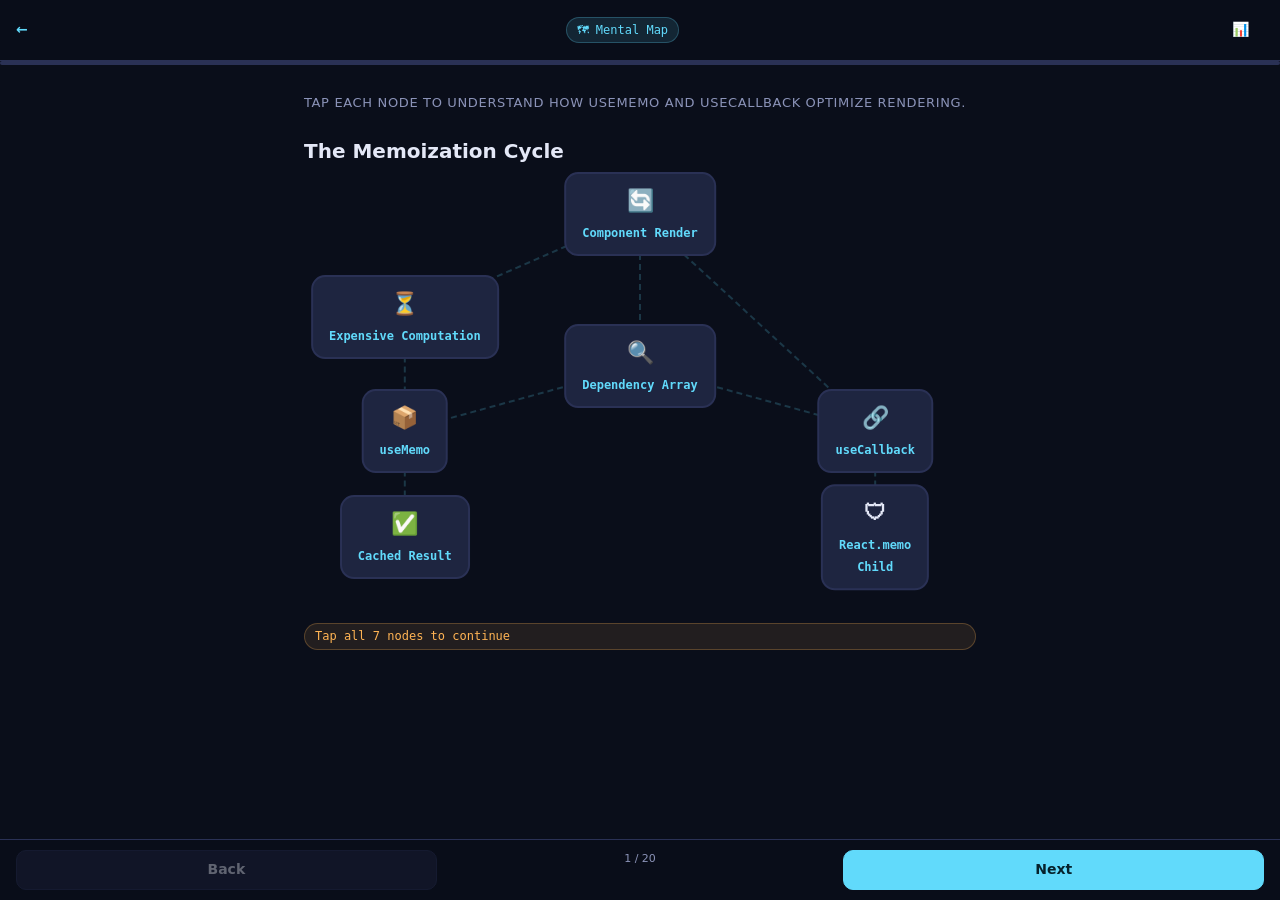
<file: usememo-callback.html>
<!DOCTYPE html>
<html lang="en">
<head>
<meta charset="UTF-8">
<meta name="viewport" content="width=device-width,initial-scale=1.0,viewport-fit=cover">
<meta name="theme-color" content="#0a0e1a">
<title>useMemo & useCallback Mastery — Learn React Hooks</title>
<style>
*{box-sizing:border-box;margin:0;padding:0}
:root{
  --bg:#0a0e1a;--bg2:#111627;--card:#181d30;--card2:#1e2540;
  --line:#2a3155;--text:#e4e8f7;--muted:#8b93b8;
  --brand:#61dafb;--brand-dim:rgba(97,218,251,.12);
  --purple:#7c5cff;--green:#4ade80;--red:#f87171;--amber:#ffb454;
  --radius:16px;--mono:ui-monospace,SFMono-Regular,"SF Mono",Menlo,Consolas,monospace;
  --ease:cubic-bezier(.4,0,.2,1);
  --safe-b:env(safe-area-inset-bottom,0px);
}
html{font-size:16px;-webkit-text-size-adjust:100%}
body{font-family:system-ui,-apple-system,"Segoe UI",Roboto,sans-serif;background:var(--bg);color:var(--text);line-height:1.55;min-height:100dvh;display:flex;flex-direction:column;overflow:hidden;-webkit-font-smoothing:antialiased}
#app{display:flex;flex-direction:column;height:100dvh;overflow:hidden}

/* ── Header ── */
.topbar{display:flex;align-items:center;gap:10px;padding:10px 16px;background:rgba(10,14,26,.92);backdrop-filter:blur(12px);border-bottom:1px solid var(--line);z-index:50;flex-shrink:0}
.topbar .back{color:var(--brand);text-decoration:none;font-size:14px;font-weight:600;display:flex;align-items:center;gap:4px}
.topbar .spacer{flex:1}
.topbar .phase-label{font-size:11px;color:var(--muted);text-transform:uppercase;letter-spacing:.06em}
.progress-track{height:4px;background:var(--line);border-radius:2px;flex-shrink:0}
.progress-fill{height:100%;background:linear-gradient(90deg,var(--brand),var(--purple));border-radius:2px;transition:width .4s var(--ease)}

/* ── Screen container ── */
.screen-wrap{flex:1;overflow-y:auto;overflow-x:hidden;scroll-behavior:smooth;-webkit-overflow-scrolling:touch}
.screen{min-height:100%;padding:20px 16px calc(20px + var(--safe-b));display:flex;flex-direction:column;gap:16px;animation:fadeUp .35s var(--ease)}
@keyframes fadeUp{from{opacity:0;transform:translateY(12px)}to{opacity:1;transform:none}}

/* ── Bottom nav ── */
.bottombar{display:flex;gap:8px;padding:10px 16px calc(10px + var(--safe-b));background:rgba(10,14,26,.95);backdrop-filter:blur(12px);border-top:1px solid var(--line);flex-shrink:0;z-index:50}
.bottombar .btn{flex:1}
.bottombar .btn.primary{background:var(--brand);color:#06222c}
.bottombar .btn.primary:disabled{background:var(--line);color:var(--muted)}

/* ── Cards ── */
.card{background:var(--card);border:1px solid var(--line);border-radius:var(--radius);padding:18px;transition:border-color .2s}
.card-header{font-size:13px;text-transform:uppercase;letter-spacing:.05em;color:var(--muted);margin-bottom:10px}
.card-title{font-size:20px;font-weight:700;line-height:1.2;margin-bottom:8px}
.card-text{color:var(--muted);font-size:15px;line-height:1.5}

/* ── Buttons ── */
.btn{appearance:none;border:1px solid var(--line);background:var(--card2);color:var(--text);font:inherit;font-size:15px;font-weight:600;padding:12px 18px;border-radius:12px;cursor:pointer;min-height:48px;transition:all .15s var(--ease);display:inline-flex;align-items:center;justify-content:center;gap:8px;-webkit-tap-highlight-color:transparent;user-select:none}
.btn:active{transform:scale(.97)}
.btn:disabled{opacity:.4;cursor:not-allowed;transform:none}
.btn.sm{min-height:40px;padding:8px 14px;font-size:14px;border-radius:10px}
.btn.primary{background:var(--brand);color:#06222c;border-color:var(--brand);font-weight:700}
.btn.ghost{background:transparent;border-color:transparent;color:var(--brand)}
.btn.danger{background:rgba(248,113,113,.15);border-color:rgba(248,113,113,.3);color:var(--red)}
.btn.success{background:rgba(74,222,128,.15);border-color:rgba(74,222,128,.3);color:var(--green)}
.btn.selected{background:var(--brand);color:#06222c;border-color:var(--brand)}

/* ── Concept Map ── */
.concept-map{position:relative;min-height:320px;margin:8px 0}
.map-node{position:absolute;background:var(--card2);border:2px solid var(--line);border-radius:14px;padding:10px 16px;font-size:14px;font-weight:600;cursor:pointer;transition:all .25s var(--ease);text-align:center;z-index:2;-webkit-tap-highlight-color:transparent}
.map-node:active{transform:scale(.95)}
.map-node.active{border-color:var(--brand);background:var(--brand-dim);box-shadow:0 0 20px rgba(97,218,251,.2)}
.map-node .icon{font-size:22px;display:block;margin-bottom:4px}
.map-node .label{font-family:var(--mono);font-size:12px;color:var(--brand)}
.map-line{position:absolute;z-index:1}
.map-desc{background:var(--card);border:1px solid var(--line);border-radius:12px;padding:14px;font-size:14px;color:var(--muted);animation:fadeUp .25s var(--ease);margin-top:8px}

/* ── Code ── */
pre{background:#080b14;border:1px solid var(--line);border-radius:12px;padding:14px;overflow-x:auto;font-family:var(--mono);font-size:13px;line-height:1.55;margin:0}
code{font-family:var(--mono)}
.hl-kw{color:#c792ea}.hl-fn{color:var(--brand)}.hl-str{color:#c3e88d}.hl-num{color:var(--amber)}.hl-cm{color:#5a6180;font-style:italic}.hl-err{color:var(--red);text-decoration:wavy underline var(--red)}

/* ── Drag/Drop ── */
.drag-zone{display:flex;flex-direction:column;gap:8px}
.drag-item{background:var(--card2);border:2px solid var(--line);border-radius:12px;padding:12px 16px;font-size:15px;cursor:grab;touch-action:none;user-select:none;transition:all .15s var(--ease);display:flex;align-items:center;gap:10px}
.drag-item:active{cursor:grabbing}
.drag-item .handle{color:var(--muted);font-size:18px;flex-shrink:0}
.drag-item.dragging{opacity:.5;border-color:var(--brand)}
.drag-item.over{border-color:var(--brand);background:var(--brand-dim)}
.drag-item.correct{border-color:var(--green);background:rgba(74,222,128,.08)}
.drag-item.wrong{border-color:var(--red);background:rgba(248,113,113,.08)}
.drop-slot{min-height:48px;border:2px dashed var(--line);border-radius:12px;display:flex;align-items:center;justify-content:center;color:var(--muted);font-size:14px;transition:all .15s var(--ease)}
.drop-slot.over{border-color:var(--brand);background:var(--brand-dim)}
.drop-slot.filled{border-style:solid;border-color:var(--brand);background:var(--brand-dim)}

/* ── Match ── */
.match-grid{display:grid;grid-template-columns:1fr 1fr;gap:10px}
.match-item{background:var(--card2);border:2px solid var(--line);border-radius:12px;padding:12px;font-size:14px;cursor:pointer;transition:all .15s var(--ease);text-align:center;min-height:48px;display:flex;align-items:center;justify-content:center}
.match-item.selected{border-color:var(--brand);background:var(--brand-dim)}
.match-item.correct{border-color:var(--green);background:rgba(74,222,128,.1)}
.match-item.wrong{border-color:var(--red);background:rgba(248,113,113,.1)}
.match-item.matched{opacity:.5;pointer-events:none}

/* ── Code Fill ── */
.code-fill{position:relative}
.code-fill input{font-family:var(--mono);font-size:13px;background:rgba(97,218,251,.1);border:1px dashed var(--brand);color:var(--brand);padding:2px 8px;border-radius:6px;width:auto;min-width:80px;outline:none}
.code-fill input:focus{border-style:solid;box-shadow:0 0 0 2px rgba(97,218,251,.2)}
.code-fill input.correct{border-color:var(--green);color:var(--green);background:rgba(74,222,128,.1)}
.code-fill input.wrong{border-color:var(--red);color:var(--red);background:rgba(248,113,113,.1)}

/* ── Spot Bug ── */
.code-lines{list-style:none;font-family:var(--mono);font-size:13px;line-height:1.6}
.code-line{padding:4px 12px;cursor:pointer;border-radius:8px;transition:all .12s;border:2px solid transparent;display:flex;gap:8px}
.code-line:hover,.code-line:active{background:rgba(255,255,255,.04)}
.code-line .ln{color:var(--muted);min-width:20px;text-align:right;user-select:none}
.code-line.selected{border-color:var(--amber);background:rgba(255,180,84,.08)}
.code-line.correct-line{border-color:var(--green);background:rgba(74,222,128,.08)}
.code-line.wrong-line{border-color:var(--red);background:rgba(248,113,113,.08)}

/* ── Inputs ── */
textarea{font:inherit;font-size:15px;padding:14px;border-radius:12px;border:1px solid var(--line);background:var(--bg2);color:var(--text);min-height:100px;width:100%;resize:vertical;line-height:1.5}
textarea:focus{outline:2px solid var(--brand);outline-offset:1px}
input[type="text"]{font:inherit;font-size:16px;padding:12px;border-radius:12px;border:1px solid var(--line);background:var(--bg2);color:var(--text);min-height:48px;width:100%}
input[type="text"]:focus{outline:2px solid var(--brand);outline-offset:1px}

/* ── Feedback ── */
.feedback{border-radius:12px;padding:14px 16px;font-size:14px;line-height:1.5;animation:fadeUp .25s var(--ease)}
.feedback.good{background:rgba(74,222,128,.1);border:1px solid rgba(74,222,128,.3);color:var(--green)}
.feedback.bad{background:rgba(248,113,113,.1);border:1px solid rgba(248,113,113,.3);color:var(--red)}
.feedback.info{background:rgba(97,218,251,.08);border:1px solid rgba(97,218,251,.2);color:var(--brand)}
.feedback .why{color:var(--text);margin-top:6px;font-size:13px}

/* ── Confidence ── */
.confidence-row{display:flex;gap:6px;flex-wrap:wrap}
.conf-btn{flex:1;min-width:0}

/* ── Dashboard ── */
.dash-overlay{position:fixed;inset:0;background:rgba(0,0,0,.6);z-index:100;display:flex;justify-content:flex-end;animation:fadeIn .2s}
@keyframes fadeIn{from{opacity:0}to{opacity:1}}
.dash-panel{width:min(380px,90vw);background:var(--bg2);border-left:1px solid var(--line);padding:20px;overflow-y:auto;animation:slideLeft .3s var(--ease)}
@keyframes slideLeft{from{transform:translateX(100%)}to{transform:none}}
.dash-section{margin-bottom:20px}
.dash-title{font-size:18px;font-weight:700;margin-bottom:14px}
.dash-stat{display:flex;justify-content:space-between;align-items:center;padding:8px 0;border-bottom:1px solid rgba(255,255,255,.05)}
.dash-stat .label{color:var(--muted);font-size:14px}
.dash-stat .value{font-family:var(--mono);font-weight:700;font-size:15px}
.meter{height:8px;background:var(--line);border-radius:4px;overflow:hidden;margin-top:6px}
.meter-fill{height:100%;border-radius:4px;transition:width .5s var(--ease)}
.meter-fill.brand{background:var(--brand)}
.meter-fill.green{background:var(--green)}
.meter-fill.amber{background:var(--amber)}
.meter-fill.red{background:var(--red)}
.weak-list{list-style:none;display:flex;flex-direction:column;gap:6px}
.weak-item{background:var(--card);border:1px solid var(--line);border-radius:10px;padding:10px 12px;font-size:13px;display:flex;justify-content:space-between;align-items:center}

/* ── Pill / Tag ── */
.pill{font-family:var(--mono);font-size:12px;padding:3px 10px;border-radius:999px;display:inline-flex;align-items:center;gap:4px}
.pill.brand{background:var(--brand-dim);color:var(--brand);border:1px solid rgba(97,218,251,.25)}
.pill.green{background:rgba(74,222,128,.1);color:var(--green);border:1px solid rgba(74,222,128,.25)}
.pill.amber{background:rgba(255,180,84,.1);color:var(--amber);border:1px solid rgba(255,180,84,.25)}
.pill.red{background:rgba(248,113,113,.1);color:var(--red);border:1px solid rgba(248,113,113,.25)}
.pill.purple{background:rgba(124,92,255,.1);color:var(--purple);border:1px solid rgba(124,92,255,.25)}

/* ── Choice grid ── */
.choices{display:flex;flex-direction:column;gap:8px}
.choice{background:var(--card2);border:2px solid var(--line);border-radius:12px;padding:14px 16px;cursor:pointer;transition:all .15s var(--ease);font-size:15px;text-align:left;-webkit-tap-highlight-color:transparent}
.choice:active{transform:scale(.98)}
.choice.selected{border-color:var(--brand);background:var(--brand-dim)}
.choice.correct{border-color:var(--green);background:rgba(74,222,128,.1)}
.choice.wrong{border-color:var(--red);background:rgba(248,113,113,.1)}
.choice code{font-size:13px;background:rgba(255,255,255,.06);padding:1px 6px;border-radius:4px}

/* ── Scenario box ── */
.scenario{background:linear-gradient(135deg,var(--card) 0%,var(--card2) 100%);border:1px solid var(--line);border-radius:var(--radius);padding:18px;position:relative;overflow:hidden}
.scenario::before{content:"";position:absolute;top:0;left:0;right:0;height:3px;background:linear-gradient(90deg,var(--purple),var(--brand))}
.scenario-label{font-size:11px;text-transform:uppercase;letter-spacing:.08em;color:var(--purple);margin-bottom:8px}
.scenario-text{font-size:15px;line-height:1.55}

/* ── Key concepts ── */
.key-concepts{display:flex;flex-wrap:wrap;gap:6px;margin-top:8px}
.kc{font-size:12px;padding:4px 10px;border-radius:8px;border:1px solid var(--line);color:var(--muted);transition:all .2s}
.kc.found{border-color:var(--green);color:var(--green);background:rgba(74,222,128,.08)}
.kc.missing{border-color:var(--amber);color:var(--amber);background:rgba(255,180,84,.08)}

/* ── Misc ── */
.divider{height:1px;background:var(--line);margin:4px 0}
.gap-sm{gap:8px}.gap-md{gap:12px}.gap-lg{gap:16px}
.flex-col{display:flex;flex-direction:column}
.flex-row{display:flex;align-items:center}
.flex-wrap{flex-wrap:wrap}
.text-center{text-align:center}
.text-sm{font-size:13px}.text-xs{font-size:11px}
.mt-xs{margin-top:4px}.mt-sm{margin-top:8px}.mt-md{margin-top:12px}
.w-full{width:100%}
.mono{font-family:var(--mono)}
.brand{color:var(--brand)}.green{color:var(--green)}.red{color:var(--red)}.amber{color:var(--amber)}.purple{color:var(--purple)}
.kbd{display:inline-flex;align-items:center;justify-content:center;min-width:24px;height:24px;padding:0 6px;background:var(--card2);border:1px solid var(--line);border-radius:6px;font-family:var(--mono);font-size:11px;color:var(--muted)}

@media(min-width:600px){
  .screen{padding:28px 24px 40px;max-width:640px;margin:0 auto}
  .match-grid{gap:14px}
}
@media(min-width:900px){
  .screen{max-width:720px}
}
</style>
</head>
<body>
<div id="app"></div>
<script>
(function(){
"use strict";

/* ═══════════════════════════════════════════
   CONTENT DATA — useMemo & useCallback mastery screens
   ═══════════════════════════════════════════ */

const PHASES = [
  {id:"map",name:"Mental Map",icon:"\u{1F5FA}"},
  {id:"predict",name:"Predict",icon:"\u{1F914}"},
  {id:"learn",name:"Learn",icon:"\u{1F4A1}"},
  {id:"build",name:"Build",icon:"\u{1F6E0}"},
  {id:"recall",name:"Recall",icon:"\u{1F9E0}"},
  {id:"edge",name:"Edge Cases",icon:"\u{26A0}"},
  {id:"teach",name:"Teach",icon:"\u{1F4AC}"},
  {id:"real",name:"Real World",icon:"\u{1F30D}"},
  {id:"challenge",name:"Challenge",icon:"\u{1F525}"},
  {id:"mastery",name:"Mastery",icon:"\u{1F3C6}"}
];

const STEPS = [

// ── Phase 0: MENTAL MAP ──
{
  id:"map1", phase:0, type:"map",
  title:"The Memoization Cycle",
  subtitle:"Tap each node to understand how useMemo and useCallback optimize rendering.",
  nodes:[
    {id:"render",x:50,y:5,icon:"\u{1F504}",label:"Component Render",desc:"Every time your component re-renders, all code inside the function body runs again — including expensive computations and new function/object creation."},
    {id:"expensive",x:15,y:32,icon:"\u{23F3}",label:"Expensive Computation",desc:"Operations like sorting, filtering, or complex math that take noticeable time. Without memoization, they run on every single render."},
    {id:"usememo",x:15,y:62,icon:"\u{1F4E6}",label:"useMemo",desc:"Caches a computed VALUE. React skips the computation and returns the cached result if dependencies haven't changed since the last render."},
    {id:"usecallback",x:85,y:62,icon:"\u{1F517}",label:"useCallback",desc:"Caches a FUNCTION reference. Returns the same function object if dependencies haven't changed. Useful when passing callbacks to optimized children."},
    {id:"deps",x:50,y:45,icon:"\u{1F50D}",label:"Dependency Array",desc:"The list of values React checks between renders. If every dependency is the same (via Object.is), the cached result is reused. If any changed, recomputation happens."},
    {id:"cached",x:15,y:90,icon:"\u{2705}",label:"Cached Result",desc:"The previously computed value or function reference. Reused when dependencies haven't changed, saving computation time and preserving referential identity."},
    {id:"memo_child",x:85,y:90,icon:"\u{1F6E1}",label:"React.memo Child",desc:"A child component wrapped in React.memo. It skips re-rendering if its props haven't changed. useCallback helps by keeping function-prop references stable."}
  ],
  edges:[["render","expensive"],["render","deps"],["expensive","usememo"],["deps","usememo"],["deps","usecallback"],["usememo","cached"],["usecallback","memo_child"],["render","usecallback"]]
},

// ── Phase 1: PREDICT ──
{
  id:"pred1", phase:1, type:"predict",
  question:"Your component re-renders 100 times per second (e.g., during an animation). Each render runs a heavy sort on a 10,000-item list. The list itself hasn't changed. Should React recompute the sort every time?",
  choices:[
    {text:"Yes — React must always recalculate to stay in sync",correct:false},
    {text:"No — if the input hasn't changed, the result is the same and can be cached",correct:true},
    {text:"It depends on whether the component is a class or function",correct:false}
  ],
  reveal:"If the input data hasn't changed, re-sorting produces the exact same result. This is wasted work. useMemo lets you tell React: \"only recompute this when these specific inputs change.\" The key principle is: same inputs = same output, so skip the work.",
  why_others:[
    "React doesn't need to recompute if nothing relevant changed. Blindly recalculating is wasteful — that's the whole reason memoization exists.",
    "Both class and function components can benefit from memoization. The concept isn't tied to component type."
  ]
},
{
  id:"pred2", phase:1, type:"predict",
  question:"You pass an onClick callback to a child wrapped in React.memo. The parent re-renders (e.g., a timer ticks) but the callback logic hasn't changed. Does the child re-render?",
  choices:[
    {text:"No — React.memo sees the same function and skips",correct:false},
    {text:"Yes — the parent creates a new function object each render, so React.memo sees a 'new' prop",correct:true},
    {text:"Only if the child actually calls the callback",correct:false}
  ],
  reveal:"Every render creates a brand-new function object. Even though the logic is identical, it's a different reference in memory. React.memo compares props with Object.is(), which checks reference equality — new reference means new prop, so the child re-renders. useCallback solves this by returning the same function reference when dependencies haven't changed.",
  why_others:[
    "React.memo checks referential equality. A new function object (even with identical code) fails the Object.is comparison, triggering a re-render.",
    "React.memo doesn't know or care whether the child uses the prop — it simply compares all props by reference."
  ]
},

// ── Phase 2: LEARN (tiny chunks) ──
{
  id:"chunk1", phase:2, type:"info",
  title:"useMemo: cache a computed value",
  visual:"code",
  code:'<span class="hl-kw">const</span> sorted = <span class="hl-fn">useMemo</span>(() =&gt; {\n  <span class="hl-kw">return</span> items.<span class="hl-fn">sort</span>((a, b) =&gt; a.price - b.price);\n}, [items]);',
  points:[
    "<b>() =&gt; { ... }</b> — a function that computes the value (runs only when needed)",
    "<b>[items]</b> — the dependency array. React recomputes only when <code>items</code> changes",
    "<b>sorted</b> — receives the cached result. Same reference if deps haven't changed"
  ],
  key_idea:"useMemo takes a computation function and a dependency array. On re-renders, it checks if dependencies changed — if not, it returns the previously cached result without running the function."
},
{
  id:"chunk2", phase:2, type:"info",
  title:"useCallback: cache a function reference",
  visual:"code",
  code:'<span class="hl-kw">const</span> handleClick = <span class="hl-fn">useCallback</span>(() =&gt; {\n  <span class="hl-fn">setCount</span>(c =&gt; c + <span class="hl-num">1</span>);\n}, []);',
  points:[
    "<b>() =&gt; { ... }</b> — the function to cache (not the result of calling it!)",
    "<b>[]</b> — empty deps means: return the same function reference forever",
    "<b>handleClick</b> — same function object across renders (referential stability)"
  ],
  key_idea:"useCallback caches the function itself, not its return value. This is essential when passing callbacks to children wrapped in React.memo — a stable reference prevents unnecessary child re-renders."
},
{
  id:"chunk3", phase:2, type:"info",
  title:"The secret: they're the same thing",
  visual:"code",
  code:'<span class="hl-cm">// These two are equivalent:</span>\n<span class="hl-fn">useCallback</span>(fn, deps)\n\n<span class="hl-fn">useMemo</span>(() =&gt; fn, deps)',
  points:[
    "<b>useCallback(fn, deps)</b> caches the function <em>fn</em> itself",
    "<b>useMemo(() =&gt; fn, deps)</b> runs <code>() =&gt; fn</code> and caches the result — which is <em>fn</em>",
    "useCallback is just syntactic sugar for a common useMemo pattern"
  ],
  key_idea:"useCallback(fn, deps) is exactly equivalent to useMemo(() => fn, deps). useCallback caches the function, useMemo caches the value. When the \"value\" IS a function, they're identical."
},

// ── Phase 3: BUILD (active construction) ──
{
  id:"build1", phase:3, type:"order",
  title:"How useMemo decides whether to recompute",
  instruction:"Drag these steps into the correct order. What happens when a component with useMemo re-renders?",
  items:[
    {id:"a",text:"Component function is called (re-render)"},
    {id:"b",text:"React reaches the useMemo call"},
    {id:"c",text:"React compares current deps to previous deps using Object.is"},
    {id:"d",text:"If ALL deps are the same: return cached value (skip computation)"},
    {id:"e",text:"If ANY dep changed: run the computation function"},
    {id:"f",text:"Store new result + new deps for next comparison"}
  ],
  correct_order:["a","b","c","d","e","f"],
  feedback:"The key insight is step 3: React checks each dependency with Object.is(). This is shallow comparison — it checks reference equality for objects/arrays. That's why you need a new array/object reference for React to detect a change."
},
{
  id:"build2", phase:3, type:"fill",
  title:"Complete the useMemo for filtering",
  instruction:"Fill in the blanks to memoize a filtered product list. The filter should only rerun when the products array or the search query changes.",
  template:'<span class="hl-kw">const</span> filtered = <span class="hl-fn">____1____</span>(() =&gt; {\n  <span class="hl-kw">return</span> products.<span class="hl-fn">____2____</span>(p =&gt;\n    p.name.<span class="hl-fn">toLowerCase</span>().<span class="hl-fn">includes</span>(____3____)\n  );\n}, [____4____, ____5____]);',
  blanks:[
    {id:"1",answer:"useMemo",hint:"the memoization hook",accept:["useMemo"]},
    {id:"2",answer:"filter",hint:"array method to select matching items",accept:["filter"]},
    {id:"3",answer:"query.toLowerCase()",hint:"the search term, case-insensitive",accept:["query.toLowerCase()","query","search.toLowerCase()","search","q.toLowerCase()","q"]},
    {id:"4",answer:"products",hint:"first dependency",accept:["products","query"]},
    {id:"5",answer:"query",hint:"second dependency",accept:["query","products","search","q"]}
  ],
  feedback:"The dependency array [products, query] tells React: only re-filter when the products array or search query actually changes. On renders triggered by unrelated state (like toggling a sidebar), the filtered list is returned from cache instantly."
},
{
  id:"build3", phase:3, type:"match",
  title:"When to memoize vs. when NOT to",
  instruction:"Match each scenario to whether memoization is appropriate.",
  left:[
    {id:"a",text:"Sorting 10K items on every render"},
    {id:"b",text:"Adding two numbers: a + b"},
    {id:"c",text:"Callback passed to React.memo child"},
    {id:"d",text:"Inline style object: {color: 'red'}"}
  ],
  right:[
    {id:"w",text:"useMemo: expensive computation worth caching"},
    {id:"x",text:"Skip it: trivial operation, overhead not worth it"},
    {id:"y",text:"useCallback: stabilize reference for memo'd child"},
    {id:"z",text:"Consider useMemo: new object each render breaks memo"}
  ],
  pairs:[["a","w"],["b","x"],["c","y"],["d","z"]],
  feedback:"Memoization has a cost (memory + comparison overhead). It pays off for expensive computations and referential stability needed by React.memo. For trivial operations like a + b, the memoization overhead may exceed the computation itself. Measure first, memoize second."
},

// ── Phase 4: RECALL ──
{
  id:"recall1", phase:4, type:"recall",
  question:"Without looking back: what is the relationship between useMemo and useCallback? How are they the same, and how are they different?",
  key_concepts:["cache value","cache function","useCallback is useMemo","dependency array","same reference"],
  accept_patterns:["value","cache","function","memo","reference","depend","same","sugar","equivalent"],
  feedback:"useMemo caches a computed VALUE. useCallback caches a FUNCTION reference. They both use a dependency array and return cached results when deps haven't changed. useCallback(fn, deps) is literally the same as useMemo(() => fn, deps) — it's syntactic sugar."
},
{
  id:"recall2", phase:4, type:"predict",
  question:"Given:\nconst sorted = useMemo(() => sort(items), [items]);\n\nYou change the theme state (dark mode toggle). The items array hasn't changed. Does the sort run again?",
  choices:[
    {text:"Yes — any state change re-runs all hooks",correct:false},
    {text:"No — items hasn't changed, so useMemo returns the cached sorted result",correct:true},
    {text:"It depends on whether theme is in the component",correct:false}
  ],
  reveal:"The component re-renders (because theme state changed), but when React reaches the useMemo, it compares [items] to the previous [items]. Since items is the same reference, React skips the sort and returns the cached result. This is exactly the point: decouple expensive work from unrelated re-renders.",
  why_others:[
    "Hooks do run on every render, but useMemo's whole purpose is to check dependencies and skip the computation if they haven't changed.",
    "The theme state causes a re-render, but useMemo only cares about its own dependency array, not what caused the render."
  ]
},

// ── Phase 5: EDGE CASES ──
{
  id:"edge1", phase:5, type:"spot",
  title:"Stale cached result",
  instruction:"This useMemo gives wrong results after the user changes the sort direction. Tap the line with the bug.",
  lines:[
    {num:1,code:'function ProductList({ products }) {',bug:false},
    {num:2,code:'  const [sortDir, setSortDir] = useState("asc");',bug:false},
    {num:3,code:'',bug:false},
    {num:4,code:'  const sorted = useMemo(() => {',bug:false},
    {num:5,code:'    return [...products].sort((a, b) =>',bug:false},
    {num:6,code:'      sortDir === "asc" ? a.price - b.price : b.price - a.price',bug:false},
    {num:7,code:'    );',bug:false},
    {num:8,code:'  }, [products]);  // missing sortDir!',bug:true},
    {num:9,code:'',bug:false},
    {num:10,code:'  return sorted.map(p => <Item key={p.id} item={p} />);',bug:false},
    {num:11,code:'}',bug:false}
  ],
  explanation:"Line 8 lists only [products] as a dependency, but the computation also reads sortDir. When the user toggles sort direction, sortDir changes but useMemo thinks nothing changed (products is the same), so it returns the stale cached result sorted the old way.",
  misconception:"A common mistake is listing only the 'data' dependencies and forgetting that config/filter/sort values used inside the computation are ALSO dependencies. The rule: every reactive value read inside useMemo must be in the dependency array.",
  fix_code:'<span class="hl-cm">// Fix: include ALL values used inside the computation</span>\n}, [products, <span class="hl-fn">sortDir</span>]);'
},
{
  id:"edge2", phase:5, type:"spot",
  title:"Premature memoization",
  instruction:"A code review flags this as 'unnecessary optimization.' Tap the line(s) that represent wasted effort.",
  lines:[
    {num:1,code:'function Greeting({ name }) {',bug:false},
    {num:2,code:'  const message = useMemo(() => {',bug:true},
    {num:3,code:'    return "Hello, " + name + "!";',bug:true},
    {num:4,code:'  }, [name]);',bug:true},
    {num:5,code:'',bug:false},
    {num:6,code:'  return <h1>{message}</h1>;',bug:false},
    {num:7,code:'}',bug:false}
  ],
  explanation:"String concatenation (\"Hello, \" + name + \"!\") is trivially cheap — far cheaper than the overhead of useMemo itself (storing the previous result, comparing dependencies, managing cache). This memoization costs more than it saves. The golden rule: measure first, memoize second.",
  misconception:"It's tempting to wrap everything in useMemo 'just in case.' But memoization isn't free — it uses memory for the cache and CPU for dependency comparison. For simple operations, the cure is worse than the disease."
},

// ── Phase 6: TEACH ──
{
  id:"teach1", phase:6, type:"explain",
  prompt:"A colleague wants to wrap every variable and function in useMemo/useCallback 'for performance.' Explain to them why this is a bad idea and when memoization actually helps.",
  key_concepts:["overhead cost","memory","measure first","expensive computation","referential stability","React.memo","dependency comparison"],
  min_words:20,
  model_answer:"Memoization isn't free. Every useMemo/useCallback has overhead: React must store the previous result in memory and compare dependencies on every render. For cheap operations (string concatenation, simple math, basic JSX), this overhead can actually be more expensive than just recomputing. Memoization pays off in two cases: (1) genuinely expensive computations — sorting large lists, complex calculations — where skipping the work saves real time, and (2) referential stability — when you pass objects/functions to children wrapped in React.memo, stable references prevent unnecessary child re-renders. The rule is: measure first, memoize second. Use React DevTools profiler to find actual bottlenecks before reaching for useMemo."
},

// ── Phase 7: REAL WORLD ──
{
  id:"real1", phase:7, type:"scenario",
  label:"Performance Bug",
  situation:"You have a product search page. Users type in a search box, and the product list filters and re-sorts on every keystroke. The sort order hasn't changed — only the search text. But profiling shows the expensive sort runs on every keystroke, causing input lag.",
  code:'function ProductPage() {\n  const [query, setQuery] = useState("");\n  const [sortBy, setSortBy] = useState("price");\n  const products = useProducts(); // fetched data\n\n  const filtered = products.filter(p =>\n    p.name.toLowerCase().includes(query.toLowerCase())\n  );\n  const sorted = filtered.sort((a, b) =>\n    a[sortBy] - b[sortBy]\n  );\n\n  return (\n    <>\n      <input value={query} onChange={e => setQuery(e.target.value)} />\n      <ProductList items={sorted} />\n    </>\n  );\n}',
  question:"How would you optimize this?",
  choices:[
    {text:"Memoize the sort separately: useMemo for sorted based on [filtered, sortBy], and useMemo for filtered based on [products, query]",correct:true},
    {text:"Wrap the entire component in React.memo",correct:false},
    {text:"Use useRef to store the sorted array",correct:false}
  ],
  reveal:"Split the work into two useMemo calls: one for filtering (depends on products + query) and one for sorting (depends on the filtered result + sortBy). When the user types, filtering reruns but sorting only reruns if the filtered list actually changed. When sort order changes, only sorting reruns. This separates concerns and minimizes unnecessary work.",
  why_others:[
    "React.memo on the parent won't help — the state changes are inside this component, so it re-renders regardless. React.memo prevents re-renders from parent props.",
    "useRef doesn't trigger re-renders. You need the sorted list to update the UI, so you need a mechanism that causes re-rendering with the new data."
  ]
},
{
  id:"real2", phase:7, type:"scenario",
  label:"Wasted Re-renders",
  situation:"You have a parent component that re-renders at 60fps (it tracks mouse position). It passes an onClick handler to an ExpensiveChart wrapped in React.memo. The chart takes 50ms to render. Despite React.memo, the chart re-renders every frame, causing jank.",
  code:'function Dashboard() {\n  const [mousePos, setMousePos] = useState({x:0, y:0});\n  const [data, setData] = useState(chartData);\n\n  // This runs on every mouse move\n  const handleChartClick = (point) => {\n    console.log("Clicked:", point);\n    setData(prev => transform(prev, point));\n  };\n\n  return (\n    <div onMouseMove={e => setMousePos({x:e.clientX, y:e.clientY})}>\n      <Cursor pos={mousePos} />\n      <ExpensiveChart data={data} onClick={handleChartClick} />\n    </div>\n  );\n}',
  question:"Why does React.memo fail to prevent re-renders, and what's the fix?",
  choices:[
    {text:"Wrap handleChartClick in useCallback — it creates a new function reference every render, defeating React.memo",correct:true},
    {text:"Replace React.memo with useMemo on the chart data",correct:false},
    {text:"Move mousePos to useRef instead of useState",correct:false}
  ],
  reveal:"The handleChartClick function is created fresh on every render, producing a new reference each time. React.memo compares props — onClick is a different reference every frame, so the chart re-renders. Fix: const handleChartClick = useCallback((point) => { ... }, []) — now the function reference is stable, and React.memo can skip re-rendering the chart.",
  why_others:[
    "The problem is the function reference, not the data. data hasn't changed — but onClick has (it's a new function object each render).",
    "Using useRef for mousePos would stop the cursor from visually updating, which defeats the purpose of tracking mouse position."
  ]
},

// ── Phase 8: CHALLENGE ──
{
  id:"chal1", phase:8, type:"fill", difficulty:4,
  title:"Optimize a dashboard with multiple computations",
  instruction:"Fill in the blanks to properly memoize this dashboard. The revenue calculation is expensive, and the Chart component is wrapped in React.memo.",
  template:'<span class="hl-kw">const</span> revenue = <span class="hl-fn">____1____</span>(() =&gt; {\n  <span class="hl-kw">return</span> <span class="hl-fn">calculateRevenue</span>(sales, dateRange);\n}, [____2____, ____3____]);\n\n<span class="hl-kw">const</span> onBarClick = <span class="hl-fn">____4____</span>((bar) =&gt; {\n  <span class="hl-fn">setSelected</span>(bar.id);\n}, [____5____]);\n\n<span class="hl-kw">return</span> &lt;Chart data={revenue} onClick={onBarClick} /&gt;;',
  blanks:[
    {id:"1",answer:"useMemo",hint:"cache the computed value",accept:["useMemo"]},
    {id:"2",answer:"sales",hint:"first dep for revenue",accept:["sales","dateRange"]},
    {id:"3",answer:"dateRange",hint:"second dep for revenue",accept:["dateRange","sales"]},
    {id:"4",answer:"useCallback",hint:"cache the function reference",accept:["useCallback"]},
    {id:"5",answer:"",hint:"what does this callback close over?",accept:["","setSelected"]}
  ],
  feedback:"useMemo caches the revenue calculation (recomputes only when sales or dateRange change). useCallback caches the click handler — since setSelected is a stable setter from useState, the dependency array can be empty, keeping the function reference stable for React.memo."
},
{
  id:"chal2", phase:8, type:"predict", difficulty:5,
  question:"(Interleaved review) Consider this code:\n\nconst [count, setCount] = useState(0);\nconst doubled = useMemo(() => count * 2, [count]);\nconst increment = useCallback(() => setCount(c => c + 1), []);\n\nYou click the button that calls increment(). What happens to 'doubled'?",
  choices:[
    {text:"doubled stays the same — useMemo caches it",correct:false},
    {text:"doubled recomputes because count changed, which is in its dependency array",correct:true},
    {text:"doubled becomes undefined because increment doesn't reference it",correct:false}
  ],
  reveal:"Clicking calls setCount, which changes count. The component re-renders. When React reaches the useMemo, it checks [count] — count has changed from 0 to 1, so React runs () => count * 2 with the new count, producing 2. The useMemo correctly recomputes because its dependency changed. This is the intended behavior — memoization skips work when deps are the same, but correctly updates when they change.",
  why_others:[
    "useMemo only returns the cached value when dependencies haven't changed. Here, count changed (0 -> 1), so it recomputes.",
    "doubled is computed from count via useMemo. It always reflects the current count — it just avoids redundant computation when count stays the same."
  ]
},

// ── Phase 8 continued: INTERLEAVED ──
{
  id:"interleave1", phase:8, type:"predict",
  question:"(Interleaved review from useEffect) You have:\n\nuseEffect(() => {\n  fetchData(query);\n}, [query]);\n\nconst cached = useMemo(() => transform(data), [data]);\n\nThe user types a new query. In what order do things happen?",
  choices:[
    {text:"useEffect runs first (fetches data), then useMemo transforms it",correct:false},
    {text:"useMemo runs during render with the current data, then useEffect runs after paint to fetch new data",correct:true},
    {text:"They run simultaneously",correct:false}
  ],
  reveal:"useMemo runs during rendering (synchronous). useEffect runs AFTER the browser paints (asynchronous). So on this render: useMemo transforms the OLD data. Then the screen updates. Then useEffect fires and fetches new data. When the fetch completes and setData is called, ANOTHER render happens where useMemo transforms the NEW data. Understanding this timing is crucial for avoiding subtle bugs.",
  why_others:[
    "useEffect always runs after render and paint. useMemo runs during render. They never run in the order 'effect first, memo second' within the same render cycle.",
    "React is single-threaded. useMemo and useEffect run at different phases of the render lifecycle, not simultaneously."
  ]
},

// ── Phase 9: DASHBOARD ──
{
  id:"mastery1", phase:9, type:"dashboard"
}
];

/* ═══════════════════════════════════════════
   LEARNING ENGINE
   ═══════════════════════════════════════════ */

const APP = {
  step: 0,
  scores: {},
  confidence: {},
  attempts: {},
  times: {},
  startTime: Date.now(),
  stepStart: Date.now(),
  showDashboard: false,
  gateOpen: {},
  mapVisited: {}
};

function save(){
  try{
    localStorage.setItem("useMemo_mastery",JSON.stringify({
      step:APP.step,scores:APP.scores,confidence:APP.confidence,
      attempts:APP.attempts,times:APP.times,gateOpen:APP.gateOpen
    }));
  }catch(e){}
}
function load(){
  try{
    const d=JSON.parse(localStorage.getItem("useMemo_mastery"));
    if(d){Object.assign(APP,d);APP.stepStart=Date.now();}
  }catch(e){}
}
load();

function totalSteps(){return STEPS.length}
function pct(){return Math.round((APP.step/(totalSteps()-1))*100)}
function phaseOf(i){return STEPS[i]?PHASES[STEPS[i].phase]:PHASES[0]}
function isGated(i){
  const s=STEPS[i];
  if(!s)return false;
  return["predict","order","fill","match","spot","recall","explain","scenario"].includes(s.type);
}

function accuracy(){
  const ids=Object.keys(APP.scores);
  if(!ids.length)return 0;
  return Math.round(ids.reduce((s,k)=>s+APP.scores[k],0)/ids.length*100);
}

function weakAreas(){
  const weak=[];
  Object.keys(APP.scores).forEach(k=>{
    if(APP.scores[k]<1){
      const st=STEPS.find(s=>s.id===k);
      if(st)weak.push({id:k,title:st.title||st.question?.slice(0,40)+"...",score:APP.scores[k]});
    }
  });
  return weak;
}

/* ═══════════════════════════════════════════
   RENDERERS
   ═══════════════════════════════════════════ */

function render(){
  APP.stepStart=Date.now();
  const app=document.getElementById("app");
  const step=STEPS[APP.step];
  const ph=phaseOf(APP.step);

  app.innerHTML=`
    <div class="topbar">
      <a class="back" href="index.html">←</a>
      <span class="spacer"></span>
      <span class="pill brand">${ph.icon} ${ph.name}</span>
      <span class="spacer"></span>
      <button class="btn sm ghost" onclick="toggleDash()">\u{1F4CA}</button>
    </div>
    <div class="progress-track"><div class="progress-fill" style="width:${pct()}%"></div></div>
    <div class="screen-wrap" id="sw"><div class="screen" id="scr"></div></div>
    <div class="bottombar">
      <button class="btn sm" onclick="prev()" ${APP.step===0?"disabled":""}>Back</button>
      <span class="text-xs" style="color:var(--muted);text-align:center;flex:1">${APP.step+1} / ${totalSteps()}</span>
      <button class="btn sm primary" id="next-btn" onclick="next()" ${canAdvance()?"":isGated(APP.step)?"disabled":""}>
        ${APP.step>=totalSteps()-1?"Finish":"Next"}
      </button>
    </div>`;

  const scr=document.getElementById("scr");
  const R=RENDERERS[step.type];
  if(R)R(scr,step);
  else scr.innerHTML=`<div class="card"><div class="card-title">Unknown step type: ${step.type}</div></div>`;

  if(APP.showDashboard)showDashOverlay();
  save();
}

function canAdvance(){
  const s=STEPS[APP.step];
  return !isGated(APP.step)||APP.gateOpen[s.id];
}

function unlock(){
  APP.gateOpen[STEPS[APP.step].id]=true;
  const nb=document.getElementById("next-btn");
  if(nb)nb.disabled=false;
}

function prev(){if(APP.step>0){APP.step--;render();}}
function next(){if(APP.step<totalSteps()-1&&canAdvance()){APP.step++;render();}}

window.prev=prev;window.next=next;

document.addEventListener("keydown",e=>{
  if(e.target.tagName==="INPUT"||e.target.tagName==="TEXTAREA")return;
  if(e.key==="ArrowRight"||e.key==="n")next();
  if(e.key==="ArrowLeft"||e.key==="p")prev();
  if(e.key==="d")toggleDash();
});

/* ── Dashboard overlay ── */
function toggleDash(){
  APP.showDashboard=!APP.showDashboard;
  if(APP.showDashboard)showDashOverlay();
  else{const o=document.querySelector(".dash-overlay");if(o)o.remove();}
}
window.toggleDash=toggleDash;

function showDashOverlay(){
  let o=document.querySelector(".dash-overlay");
  if(o)o.remove();
  const elapsed=Math.round((Date.now()-APP.startTime)/1000);
  const mins=Math.floor(elapsed/60);
  const secs=elapsed%60;
  const acc=accuracy();
  const weak=weakAreas();
  const completed=Object.keys(APP.scores).length;
  const total=STEPS.filter(s=>isGated(STEPS.indexOf(s))).length;

  o=document.createElement("div");
  o.className="dash-overlay";
  o.onclick=e=>{if(e.target===o)toggleDash();};
  o.innerHTML=`
    <div class="dash-panel">
      <div style="display:flex;justify-content:space-between;align-items:center;margin-bottom:16px">
        <div class="dash-title">\u{1F4CA} Mastery Dashboard</div>
        <button class="btn sm ghost" onclick="toggleDash()">✕</button>
      </div>

      <div class="dash-section">
        <div class="dash-stat"><span class="label">Progress</span><span class="value">${pct()}%</span></div>
        <div class="meter"><div class="meter-fill brand" style="width:${pct()}%"></div></div>
      </div>

      <div class="dash-section">
        <div class="dash-stat"><span class="label">Accuracy</span><span class="value ${acc>=80?"green":acc>=50?"amber":"red"}">${acc}%</span></div>
        <div class="meter"><div class="meter-fill ${acc>=80?"green":acc>=50?"amber":"red"}" style="width:${acc}%"></div></div>
      </div>

      <div class="dash-section">
        <div class="dash-stat"><span class="label">Questions answered</span><span class="value">${completed} / ${total}</span></div>
        <div class="dash-stat"><span class="label">Time spent</span><span class="value">${mins}m ${secs}s</span></div>
        <div class="dash-stat"><span class="label">Current phase</span><span class="value">${phaseOf(APP.step).name}</span></div>
      </div>

      ${weak.length?`
      <div class="dash-section">
        <div style="font-size:14px;font-weight:600;color:var(--amber);margin-bottom:8px">⚠ Needs reinforcement</div>
        <ul class="weak-list">
          ${weak.map(w=>`<li class="weak-item"><span>${w.title}</span><span class="pill red">${Math.round(w.score*100)}%</span></li>`).join("")}
        </ul>
      </div>`:""}

      <div class="dash-section">
        <div style="font-size:14px;font-weight:600;margin-bottom:8px">Phase progress</div>
        ${PHASES.slice(0,-1).map((ph,i)=>{
          const stepsInPhase=STEPS.filter(s=>s.phase===i);
          const doneInPhase=stepsInPhase.filter(s=>APP.gateOpen[s.id]||!isGated(STEPS.indexOf(s))).length;
          const phPct=stepsInPhase.length?Math.round(doneInPhase/stepsInPhase.length*100):0;
          return`<div class="dash-stat"><span class="label">${ph.icon} ${ph.name}</span><span class="value">${phPct}%</span></div>`;
        }).join("")}
      </div>

      <button class="btn w-full" onclick="resetProgress()" style="margin-top:8px">\u{1F504} Reset progress</button>
    </div>`;
  document.getElementById("app").appendChild(o);
}

function resetProgress(){
  if(confirm("Reset all progress?")){
    APP.step=0;APP.scores={};APP.confidence={};APP.attempts={};APP.times={};APP.gateOpen={};APP.mapVisited={};
    APP.showDashboard=false;
    localStorage.removeItem("useMemo_mastery");
    render();
  }
}
window.resetProgress=resetProgress;

/* ═══════════════════════════════════════════
   SCREEN TYPE RENDERERS
   ═══════════════════════════════════════════ */

const RENDERERS={

/* ── Concept Map ── */
map(el,step){
  let html=`<div class="card-header">${step.subtitle}</div>
    <div class="card-title">${step.title}</div>
    <div class="concept-map" id="cmap" style="min-height:380px">`;
  step.nodes.forEach(n=>{
    const visited=APP.mapVisited[n.id];
    html+=`<div class="map-node ${visited?"active":""}" style="left:${n.x}%;top:${n.y}%;transform:translate(-50%,-50%)" data-node="${n.id}">
      <span class="icon">${n.icon}</span>
      <span class="label">${n.label}</span>
    </div>`;
  });
  html+=`</div><div id="map-desc"></div>`;
  const allVisited=step.nodes.every(n=>APP.mapVisited[n.id]);
  if(!allVisited)html+=`<div class="pill amber mt-sm">Tap all ${step.nodes.length} nodes to continue</div>`;
  el.innerHTML=html;

  const cmap=document.getElementById("cmap");
  drawMapLines(cmap,step);

  cmap.querySelectorAll(".map-node").forEach(nd=>{
    nd.onclick=()=>{
      const nid=nd.dataset.node;
      APP.mapVisited[nid]=true;
      nd.classList.add("active");
      const info=step.nodes.find(n=>n.id===nid);
      document.getElementById("map-desc").innerHTML=`<div class="map-desc"><b>${info.label}:</b> ${info.desc}</div>`;
      if(step.nodes.every(n=>APP.mapVisited[n.id]))unlock();
      save();
    };
  });
  if(allVisited)unlock();
},

/* ── Prediction / Multiple Choice ── */
predict(el,step){
  let answered=APP.scores[step.id]!==undefined;
  let html=`<div class="card-header">${step.difficulty>=4?"\u{1F525} Challenge":"Predict"}</div>
    <div class="card-title" style="font-size:16px;line-height:1.5;font-weight:500;white-space:pre-line">${esc(step.question)}</div>`;
  if(step.code)html+=`<pre style="margin:12px 0"><code>${step.code}</code></pre>`;
  html+=`<div class="choices" id="choices">`;
  step.choices.forEach((c,i)=>{
    const cls=answered?(c.correct?"correct":(APP.attempts[step.id]===i?"wrong":"")):"";
    html+=`<div class="choice ${cls}" data-i="${i}">${c.text}</div>`;
  });
  html+=`</div><div id="fb"></div>`;
  el.innerHTML=html;

  if(answered){
    showPredictFeedback(step);
    return;
  }

  document.querySelectorAll("#choices .choice").forEach(ch=>{
    ch.onclick=()=>{
      const i=parseInt(ch.dataset.i);
      const correct=step.choices[i].correct;
      APP.scores[step.id]=correct?1:0;
      APP.attempts[step.id]=i;
      APP.times[step.id]=Date.now()-APP.stepStart;

      document.querySelectorAll("#choices .choice").forEach((c,j)=>{
        c.classList.add(step.choices[j].correct?"correct":(j===i?"wrong":""));
        c.onclick=null;
      });
      showPredictFeedback(step);
      unlock();
      save();
    };
  });
},

/* ── Info (tiny chunk) ── */
info(el,step){
  let html=`<div class="card-header">Learn</div><div class="card-title">${step.title}</div>`;
  if(step.visual==="code"&&step.code){
    html+=`<pre style="margin:10px 0"><code>${step.code}</code></pre>`;
  }
  if(step.visual==="flow"&&step.flow_steps){
    html+=`<div class="flex-col gap-sm" style="margin:12px 0">`;
    step.flow_steps.forEach((s,i)=>{
      html+=`<div class="flex-row gap-sm" style="animation:fadeUp .3s var(--ease) ${i*0.06}s both">
        <span class="pill brand" style="min-width:28px;justify-content:center">${i+1}</span>
        <span style="font-size:14px">${s}</span>
      </div>`;
      if(i<step.flow_steps.length-1)html+=`<div style="margin-left:13px;width:2px;height:8px;background:var(--line)"></div>`;
    });
    html+=`</div>`;
  }
  if(step.points){
    html+=`<div class="flex-col gap-sm" style="margin:10px 0">`;
    step.points.forEach(p=>{html+=`<div style="font-size:14px;color:var(--muted);padding-left:12px;border-left:2px solid var(--line)">${p}</div>`;});
    html+=`</div>`;
  }
  if(step.key_idea){
    html+=`<div class="feedback info mt-md"><b>Key idea:</b> ${step.key_idea}</div>`;
  }
  el.innerHTML=html;
},

/* ── Drag to Order ── */
order(el,step){
  const answered=APP.scores[step.id]!==undefined;
  let order=answered?step.correct_order.slice():shuffle(step.items.map(i=>i.id));

  let html=`<div class="card-header">Build</div><div class="card-title">${step.title}</div>
    <div class="card-text">${step.instruction}</div>
    <div class="drag-zone" id="dzone"></div>
    ${!answered?'<button class="btn primary w-full mt-md" id="check-order">Check order</button>':''}
    <div id="fb"></div>`;
  el.innerHTML=html;

  renderOrder(step,order,answered);

  if(!answered){
    initDragOrder(step,order);
    document.getElementById("check-order").onclick=()=>{
      const correct=order.every((id,i)=>id===step.correct_order[i]);
      APP.scores[step.id]=correct?1:0;
      APP.times[step.id]=Date.now()-APP.stepStart;
      renderOrder(step,order,true);
      document.getElementById("check-order").remove();
      document.getElementById("fb").innerHTML=`
        <div class="feedback ${correct?"good":"bad"} mt-md">
          <b>${correct?"Correct!":"Not quite right."}</b>
          <div class="why">${step.feedback}</div>
        </div>`;
      unlock();save();
    };
  }else{
    document.getElementById("fb").innerHTML=`<div class="feedback ${APP.scores[step.id]?"good":"info"} mt-md"><div class="why">${step.feedback}</div></div>`;
  }
},

/* ── Code Fill ── */
fill(el,step){
  const answered=APP.scores[step.id]!==undefined;
  let tpl=step.template;
  step.blanks.forEach(b=>{
    const val=answered?(b.answer):"";
    const cls=answered?"correct":"";
    tpl=tpl.replace(`____${b.id}____`,`<input type="text" class="code-fill-input ${cls}" data-blank="${b.id}" placeholder="${b.hint}" value="${esc(val)}" style="width:${Math.max(b.answer.length*9,70)}px" ${answered?"readonly":""}>`);
  });
  let html=`<div class="card-header">${step.difficulty>=4?"\u{1F525} Challenge":"Build"}</div>
    <div class="card-title">${step.title}</div>
    <div class="card-text">${step.instruction}</div>
    <pre class="code-fill" style="margin:12px 0"><code>${tpl}</code></pre>
    ${!answered?'<button class="btn primary w-full" id="check-fill">Check</button>':''}
    <div id="fb"></div>`;
  el.innerHTML=html;

  if(answered){
    document.getElementById("fb").innerHTML=`<div class="feedback good mt-md"><div class="why">${step.feedback}</div></div>`;
    return;
  }

  document.getElementById("check-fill").onclick=()=>{
    let allCorrect=true;
    step.blanks.forEach(b=>{
      const inp=document.querySelector(`[data-blank="${b.id}"]`);
      const val=inp.value.trim();
      const ok=b.accept.some(a=>a.toLowerCase()===val.toLowerCase());
      inp.classList.add(ok?"correct":"wrong");
      inp.readOnly=true;
      if(!ok)allCorrect=false;
    });
    APP.scores[step.id]=allCorrect?1:0.5;
    APP.times[step.id]=Date.now()-APP.stepStart;
    document.getElementById("check-fill").remove();
    document.getElementById("fb").innerHTML=`
      <div class="feedback ${allCorrect?"good":"bad"} mt-md">
        <b>${allCorrect?"All correct!":"Some blanks need fixing."}</b>
        <div class="why">${step.feedback}</div>
      </div>`;
    unlock();save();
  };
},

/* ── Match ── */
match(el,step){
  const answered=APP.scores[step.id]!==undefined;
  let selected={left:null,right:null};
  let matched=answered?step.pairs.map(p=>({l:p[0],r:p[1]})):[];

  let html=`<div class="card-header">Build</div><div class="card-title">${step.title}</div>
    <div class="card-text">${step.instruction}</div>
    <div class="match-grid" id="mgrid"></div>
    <div id="fb"></div>`;
  el.innerHTML=html;

  renderMatch(step,matched,selected,answered);

  if(answered){
    document.getElementById("fb").innerHTML=`<div class="feedback good mt-md"><div class="why">${step.feedback}</div></div>`;
  }
},

/* ── Spot the Bug ── */
spot(el,step){
  const answered=APP.scores[step.id]!==undefined;
  let html=`<div class="card-header">⚠ Edge Case</div><div class="card-title">${step.title}</div>
    <div class="card-text">${step.instruction}</div>
    <ul class="code-lines" id="clines">`;
  step.lines.forEach(l=>{
    const cls=answered?(l.bug?"correct-line":(APP.attempts[step.id]?.includes(l.num)?"wrong-line":"")):"";
    html+=`<li class="code-line ${cls}" data-num="${l.num}" ${l.code?"":'style="height:12px"'}><span class="ln">${l.num}</span><span>${colorize(l.code)}</span></li>`;
  });
  html+=`</ul>`;
  if(!answered)html+=`<button class="btn primary w-full mt-md" id="check-spot">Check selection</button>`;
  html+=`<div id="fb"></div>`;
  el.innerHTML=html;

  if(answered){
    showSpotFeedback(step);
    return;
  }

  let selectedLines=new Set();
  document.querySelectorAll("#clines .code-line").forEach(ln=>{
    if(!ln.textContent.trim())return;
    ln.onclick=()=>{
      const num=parseInt(ln.dataset.num);
      if(selectedLines.has(num)){selectedLines.delete(num);ln.classList.remove("selected");}
      else{selectedLines.add(num);ln.classList.add("selected");}
    };
  });

  document.getElementById("check-spot").onclick=()=>{
    const bugLines=step.lines.filter(l=>l.bug).map(l=>l.num);
    const correct=bugLines.every(n=>selectedLines.has(n))&&[...selectedLines].every(n=>bugLines.includes(n));
    APP.scores[step.id]=correct?1:(selectedLines.size>0?0.3:0);
    APP.attempts[step.id]=[...selectedLines];
    APP.times[step.id]=Date.now()-APP.stepStart;

    document.querySelectorAll("#clines .code-line").forEach(ln=>{
      const num=parseInt(ln.dataset.num);
      const isBug=bugLines.includes(num);
      ln.classList.remove("selected");
      if(isBug)ln.classList.add("correct-line");
      else if(selectedLines.has(num))ln.classList.add("wrong-line");
      ln.onclick=null;
    });
    document.getElementById("check-spot").remove();
    showSpotFeedback(step);
    unlock();save();
  };
},

/* ── Recall ── */
recall(el,step){
  const answered=APP.scores[step.id]!==undefined;
  let html=`<div class="card-header">\u{1F9E0} Retrieval Practice</div>
    <div class="card-title" style="font-size:17px;font-weight:500">${step.question}</div>
    <textarea id="recall-input" placeholder="Type your answer from memory…" ${answered?"readonly":""}>${answered?(APP.attempts[step.id]||""):""}</textarea>
    ${!answered?'<button class="btn primary w-full mt-md" id="check-recall">Check</button>':''}
    <div id="fb"></div>`;
  el.innerHTML=html;

  if(answered){
    showRecallFeedback(step);
    return;
  }

  document.getElementById("check-recall").onclick=()=>{
    const val=document.getElementById("recall-input").value.trim().toLowerCase();
    if(!val)return;
    const hits=step.accept_patterns.filter(p=>val.includes(p));
    const score=Math.min(hits.length/step.key_concepts.length,1);
    APP.scores[step.id]=score;
    APP.attempts[step.id]=val;
    APP.times[step.id]=Date.now()-APP.stepStart;
    document.getElementById("recall-input").readOnly=true;
    document.getElementById("check-recall").remove();
    showRecallFeedback(step);
    unlock();save();
  };
},

/* ── Explain ── */
explain(el,step){
  const answered=APP.scores[step.id]!==undefined;
  let html=`<div class="card-header">\u{1F4AC} Teach It</div>
    <div class="card-title" style="font-size:17px;font-weight:500">${step.prompt}</div>
    <textarea id="explain-input" placeholder="Write your explanation…" rows="5" ${answered?"readonly":""}>${answered?(APP.attempts[step.id]||""):""}</textarea>
    ${!answered?'<button class="btn primary w-full mt-md" id="check-explain">Submit</button>':''}
    <div id="fb"></div>`;
  el.innerHTML=html;

  if(answered){
    showExplainFeedback(step);
    return;
  }

  document.getElementById("check-explain").onclick=()=>{
    const val=document.getElementById("explain-input").value.trim();
    if(val.split(/\s+/).length<(step.min_words||10)){
      document.getElementById("fb").innerHTML=`<div class="feedback bad mt-md">Please write at least ${step.min_words||10} words.</div>`;
      return;
    }
    const lower=val.toLowerCase();
    const found=step.key_concepts.filter(k=>k.split(" ").some(w=>lower.includes(w.toLowerCase())));
    const score=Math.min(found.length/step.key_concepts.length,1);
    APP.scores[step.id]=score;
    APP.attempts[step.id]=val;
    APP.times[step.id]=Date.now()-APP.stepStart;
    document.getElementById("explain-input").readOnly=true;
    document.getElementById("check-explain").remove();
    showExplainFeedback(step);
    unlock();save();
  };
},

/* ── Real World Scenario ── */
scenario(el,step){
  let answered=APP.scores[step.id]!==undefined;
  let html=`<div class="scenario">
    <div class="scenario-label">${step.label}</div>
    <div class="scenario-text">${step.situation}</div>
  </div>`;
  if(step.code)html+=`<pre style="margin:10px 0;font-size:12px"><code>${colorize(step.code)}</code></pre>`;
  html+=`<div class="card-title" style="font-size:16px;margin-top:12px">${step.question}</div>
    <div class="choices" id="choices">`;
  step.choices.forEach((c,i)=>{
    const cls=answered?(c.correct?"correct":(APP.attempts[step.id]===i?"wrong":"")):"";
    html+=`<div class="choice ${cls}" data-i="${i}">${c.text}</div>`;
  });
  html+=`</div><div id="fb"></div>`;
  el.innerHTML=html;

  if(answered){showPredictFeedback(step);return;}

  document.querySelectorAll("#choices .choice").forEach(ch=>{
    ch.onclick=()=>{
      const i=parseInt(ch.dataset.i);
      const correct=step.choices[i].correct;
      APP.scores[step.id]=correct?1:0;
      APP.attempts[step.id]=i;
      APP.times[step.id]=Date.now()-APP.stepStart;
      document.querySelectorAll("#choices .choice").forEach((c,j)=>{
        c.classList.add(step.choices[j].correct?"correct":(j===i?"wrong":""));
        c.onclick=null;
      });
      showPredictFeedback(step);
      unlock();save();
    };
  });
},

/* ── Dashboard (final screen) ── */
dashboard(el,step){
  const acc=accuracy();
  const elapsed=Math.round((Date.now()-APP.startTime)/1000);
  const mins=Math.floor(elapsed/60);
  const weak=weakAreas();
  const completed=Object.keys(APP.scores).length;
  const total=STEPS.filter((_,i)=>isGated(i)).length;
  const mastery=Math.round((acc*0.6+pct()*0.4));

  let html=`<div class="text-center">
    <div style="font-size:48px;margin-bottom:8px">${mastery>=80?"\u{1F3C6}":mastery>=50?"\u{1F4AA}":"\u{1F331}"}</div>
    <div class="card-title" style="font-size:24px">useMemo & useCallback Mastery</div>
    <div class="pill ${mastery>=80?"green":mastery>=50?"amber":"red"}" style="font-size:16px;padding:6px 16px;margin-top:8px">${mastery}%</div>
  </div>

  <div class="card mt-md">
    <div class="dash-stat"><span class="label">Accuracy</span><span class="value ${acc>=80?"green":acc>=50?"amber":"red"}">${acc}%</span></div>
    <div class="meter"><div class="meter-fill ${acc>=80?"green":acc>=50?"amber":"red"}" style="width:${acc}%"></div></div>
    <div class="dash-stat mt-sm"><span class="label">Completion</span><span class="value">${pct()}%</span></div>
    <div class="meter"><div class="meter-fill brand" style="width:${pct()}%"></div></div>
    <div class="dash-stat mt-sm"><span class="label">Questions</span><span class="value">${completed} / ${total}</span></div>
    <div class="dash-stat"><span class="label">Time</span><span class="value">${mins}m</span></div>
  </div>

  <div class="feedback info mt-md">
    <b>Remember:</b> Measure first, memoize second. useMemo and useCallback are optimization tools, not defaults. Profile with React DevTools before reaching for them.
  </div>

  ${weak.length?`<div class="card mt-md">
    <div style="font-weight:600;color:var(--amber);margin-bottom:8px">⚠ Review these areas</div>
    <ul class="weak-list">${weak.map(w=>`<li class="weak-item"><span>${w.title}</span><span class="pill red">${Math.round(w.score*100)}%</span></li>`).join("")}</ul>
    <button class="btn w-full mt-md" onclick="APP.step=0;render();">\u{1F504} Restart from beginning</button>
  </div>`:`<div class="feedback good mt-md"><b>Excellent work!</b> You've demonstrated strong understanding of useMemo and useCallback.</div>`}

  <a href="index.html" class="btn primary w-full mt-md">← Back to all hooks</a>`;
  el.innerHTML=html;
  unlock();
}

};

/* ═══════════════════════════════════════════
   HELPER FUNCTIONS
   ═══════════════════════════════════════════ */

function esc(s){return s.replace(/&/g,"&amp;").replace(/</g,"&lt;").replace(/>/g,"&gt;").replace(/"/g,"&quot;")}

function colorize(code){
  return code
    .replace(/&/g,"&amp;").replace(/</g,"&lt;").replace(/>/g,"&gt;")
    .replace(/(const|let|var|function|return|if|else|switch|case|default|new|typeof|import|export|from|async|await)\b/g,'<span class="hl-kw">$1</span>')
    .replace(/\b(useState|useEffect|useRef|useContext|useReducer|useMemo|useCallback|fetch|console|setInterval|clearInterval|JSON|Object|Array|React)\b/g,'<span class="hl-fn">$1</span>')
    .replace(/(["'`])(?:(?!\1).)*?\1/g,'<span class="hl-str">$&</span>')
    .replace(/\b(\d+)\b/g,'<span class="hl-num">$1</span>')
    .replace(/(\/\/.*)/g,'<span class="hl-cm">$1</span>');
}

function shuffle(arr){
  const a=[...arr];
  for(let i=a.length-1;i>0;i--){const j=Math.floor(Math.random()*(i+1));[a[i],a[j]]=[a[j],a[i]];}
  if(a.every((v,i)=>v===arr[i]))return shuffle(a);
  return a;
}

function showPredictFeedback(step){
  const fb=document.getElementById("fb");
  if(!fb)return;
  const correct=APP.scores[step.id]===1;
  let html=`<div class="feedback ${correct?"good":"bad"} mt-md">
    <b>${correct?"Correct!":"Not quite."}</b>
    <div class="why">${step.reveal}</div>
  </div>`;
  if(step.why_others&&!correct){
    html+=`<div class="feedback info mt-sm"><b>Why the other options fail:</b>
      <ul style="margin:6px 0 0;padding-left:18px;font-size:13px">
        ${step.why_others.map(w=>`<li style="margin:4px 0">${w}</li>`).join("")}
      </ul></div>`;
  }
  if(step.fix_code){
    html+=`<div class="mt-sm"><div class="text-xs" style="color:var(--muted);margin-bottom:4px">The fix:</div><pre><code>${step.fix_code}</code></pre></div>`;
  }
  fb.innerHTML=html;
}

function showSpotFeedback(step){
  const fb=document.getElementById("fb");
  if(!fb)return;
  const correct=APP.scores[step.id]===1;
  let html=`<div class="feedback ${correct?"good":"bad"} mt-md">
    <b>${correct?"You found it!":"Not quite."}</b>
    <div class="why">${step.explanation}</div>
  </div>`;
  if(step.misconception){
    html+=`<div class="feedback info mt-sm"><b>Common misconception:</b> <span class="why">${step.misconception}</span></div>`;
  }
  if(step.fix_code){
    html+=`<div class="mt-sm"><div class="text-xs" style="color:var(--muted);margin-bottom:4px">The fix:</div><pre><code>${step.fix_code}</code></pre></div>`;
  }
  fb.innerHTML=html;
}

function showRecallFeedback(step){
  const fb=document.getElementById("fb");
  if(!fb)return;
  const score=APP.scores[step.id];
  const lower=(APP.attempts[step.id]||"").toLowerCase();
  const found=step.key_concepts.filter(k=>k.split(" ").some(w=>lower.includes(w.toLowerCase())));
  const missing=step.key_concepts.filter(k=>!found.includes(k));

  let html=`<div class="feedback ${score>=0.8?"good":score>=0.5?"info":"bad"} mt-md">
    <b>${score>=0.8?"Great recall!":score>=0.5?"Partial recall":"Key concepts missing"}</b>
    <div class="why">${step.feedback}</div>
  </div>
  <div class="mt-sm"><div class="text-xs" style="color:var(--muted);margin-bottom:4px">Key concepts:</div>
  <div class="key-concepts">
    ${step.key_concepts.map(k=>`<span class="kc ${found.includes(k)?"found":"missing"}">${k}</span>`).join("")}
  </div></div>`;
  fb.innerHTML=html;
}

function showExplainFeedback(step){
  const fb=document.getElementById("fb");
  if(!fb)return;
  const score=APP.scores[step.id];
  const lower=(APP.attempts[step.id]||"").toLowerCase();
  const found=step.key_concepts.filter(k=>k.split(" ").some(w=>lower.includes(w.toLowerCase())));
  const missing=step.key_concepts.filter(k=>!found.includes(k));

  let html=`<div class="feedback ${score>=0.8?"good":score>=0.5?"info":"bad"} mt-md">
    <b>${score>=0.8?"Excellent explanation!":score>=0.5?"Good start, but some ideas are missing":"Key ideas missing"}</b>
  </div>
  <div class="key-concepts mt-sm">
    ${step.key_concepts.map(k=>`<span class="kc ${found.includes(k)?"found":"missing"}">${found.includes(k)?"✓":"?"} ${k}</span>`).join("")}
  </div>`;
  if(step.model_answer){
    html+=`<div class="feedback info mt-sm"><b>Model answer:</b> <span class="why">${step.model_answer}</span></div>`;
  }
  fb.innerHTML=html;
}

/* ── Drag to Order ── */
function renderOrder(step,order,done){
  const zone=document.getElementById("dzone");
  zone.innerHTML="";
  order.forEach((id,i)=>{
    const item=step.items.find(x=>x.id===id);
    const d=document.createElement("div");
    d.className="drag-item"+(done?(id===step.correct_order[i]?" correct":" wrong"):"");
    d.dataset.id=id;
    d.dataset.idx=i;
    d.innerHTML=`<span class="handle">☰</span><span class="pill brand" style="min-width:24px;justify-content:center">${i+1}</span><span>${item.text}</span>`;
    zone.appendChild(d);
  });
}

function initDragOrder(step,order){
  const zone=document.getElementById("dzone");
  let dragIdx=null;

  zone.addEventListener("pointerdown",e=>{
    const item=e.target.closest(".drag-item");
    if(!item)return;
    dragIdx=parseInt(item.dataset.idx);
    item.classList.add("dragging");
    item.setPointerCapture(e.pointerId);
  });

  zone.addEventListener("pointermove",e=>{
    if(dragIdx===null)return;
    const items=[...zone.querySelectorAll(".drag-item")];
    const rects=items.map(i=>i.getBoundingClientRect());
    items.forEach((item,i)=>{
      item.classList.toggle("over",i!==dragIdx&&e.clientY>=rects[i].top&&e.clientY<=rects[i].bottom);
    });
  });

  zone.addEventListener("pointerup",e=>{
    if(dragIdx===null)return;
    const items=[...zone.querySelectorAll(".drag-item")];
    const rects=items.map(i=>i.getBoundingClientRect());
    let dropIdx=dragIdx;
    rects.forEach((r,i)=>{
      if(i!==dragIdx&&e.clientY>=r.top&&e.clientY<=r.bottom)dropIdx=i;
    });
    if(dropIdx!==dragIdx){
      const [moved]=order.splice(dragIdx,1);
      order.splice(dropIdx,0,moved);
    }
    items.forEach(i=>{i.classList.remove("dragging","over");});
    dragIdx=null;
    renderOrder(step,order,false);
    initDragOrder(step,order);
  });
}

/* ── Match ── */
function renderMatch(step,matched,selected,done){
  const grid=document.getElementById("mgrid");
  grid.innerHTML="";

  const col1=document.createElement("div");
  col1.className="flex-col gap-sm";
  const col2=document.createElement("div");
  col2.className="flex-col gap-sm";

  step.left.forEach(l=>{
    const isMatched=matched.some(m=>m.l===l.id);
    const d=document.createElement("div");
    d.className="match-item"+(isMatched?" matched correct":"")+(selected.left===l.id?" selected":"");
    d.textContent=l.text;
    d.dataset.side="left";
    d.dataset.id=l.id;
    if(!done&&!isMatched)d.onclick=()=>handleMatchClick("left",l.id,step,matched,selected,done);
    col1.appendChild(d);
  });
  step.right.forEach(r=>{
    const isMatched=matched.some(m=>m.r===r.id);
    const d=document.createElement("div");
    d.className="match-item"+(isMatched?" matched correct":"")+(selected.right===r.id?" selected":"");
    d.textContent=r.text;
    d.dataset.side="right";
    d.dataset.id=r.id;
    if(!done&&!isMatched)d.onclick=()=>handleMatchClick("right",r.id,step,matched,selected,done);
    col2.appendChild(d);
  });
  grid.appendChild(col1);
  grid.appendChild(col2);
}

function handleMatchClick(side,id,step,matched,selected,done){
  selected[side]=id;
  if(selected.left&&selected.right){
    const isCorrectPair=step.pairs.some(p=>p[0]===selected.left&&p[1]===selected.right);
    if(isCorrectPair){
      matched.push({l:selected.left,r:selected.right});
      if(matched.length===step.pairs.length){
        APP.scores[step.id]=1;
        APP.times[step.id]=Date.now()-APP.stepStart;
        document.getElementById("fb").innerHTML=`<div class="feedback good mt-md"><b>All matched!</b><div class="why">${step.feedback}</div></div>`;
        unlock();save();
        renderMatch(step,matched,{left:null,right:null},true);
        return;
      }
    }else{
      const items=document.querySelectorAll(".match-item.selected");
      items.forEach(i=>{i.classList.add("wrong");});
      setTimeout(()=>{items.forEach(i=>{i.classList.remove("wrong","selected");});},500);
    }
    selected.left=null;selected.right=null;
  }
  renderMatch(step,matched,selected,done);
}

/* ── Concept Map Lines (SVG-based) ── */
function drawMapLines(container,step){
  const update=()=>{
    container.querySelectorAll(".map-line").forEach(l=>l.remove());
    const nodes={};
    container.querySelectorAll(".map-node").forEach(n=>{
      const r=n.getBoundingClientRect();
      const cr=container.getBoundingClientRect();
      nodes[n.dataset.node]={x:r.left-cr.left+r.width/2,y:r.top-cr.top+r.height/2};
    });
    step.edges.forEach(([from,to])=>{
      if(!nodes[from]||!nodes[to])return;
      const svg=document.createElementNS("http://www.w3.org/2000/svg","svg");
      svg.classList.add("map-line");
      svg.style.cssText=`position:absolute;top:0;left:0;width:100%;height:100%;pointer-events:none;overflow:visible`;
      const line=document.createElementNS("http://www.w3.org/2000/svg","line");
      line.setAttribute("x1",nodes[from].x);line.setAttribute("y1",nodes[from].y);
      line.setAttribute("x2",nodes[to].x);line.setAttribute("y2",nodes[to].y);
      line.setAttribute("stroke","rgba(97,218,251,0.2)");line.setAttribute("stroke-width","2");
      line.setAttribute("stroke-dasharray","6 4");
      svg.appendChild(line);
      container.appendChild(svg);
    });
  };
  setTimeout(update,50);
  window.addEventListener("resize",update);
}

/* ═══════════════════════════════════════════
   INIT
   ═══════════════════════════════════════════ */
render();

})();
</script>
</body>
</html>
</file>
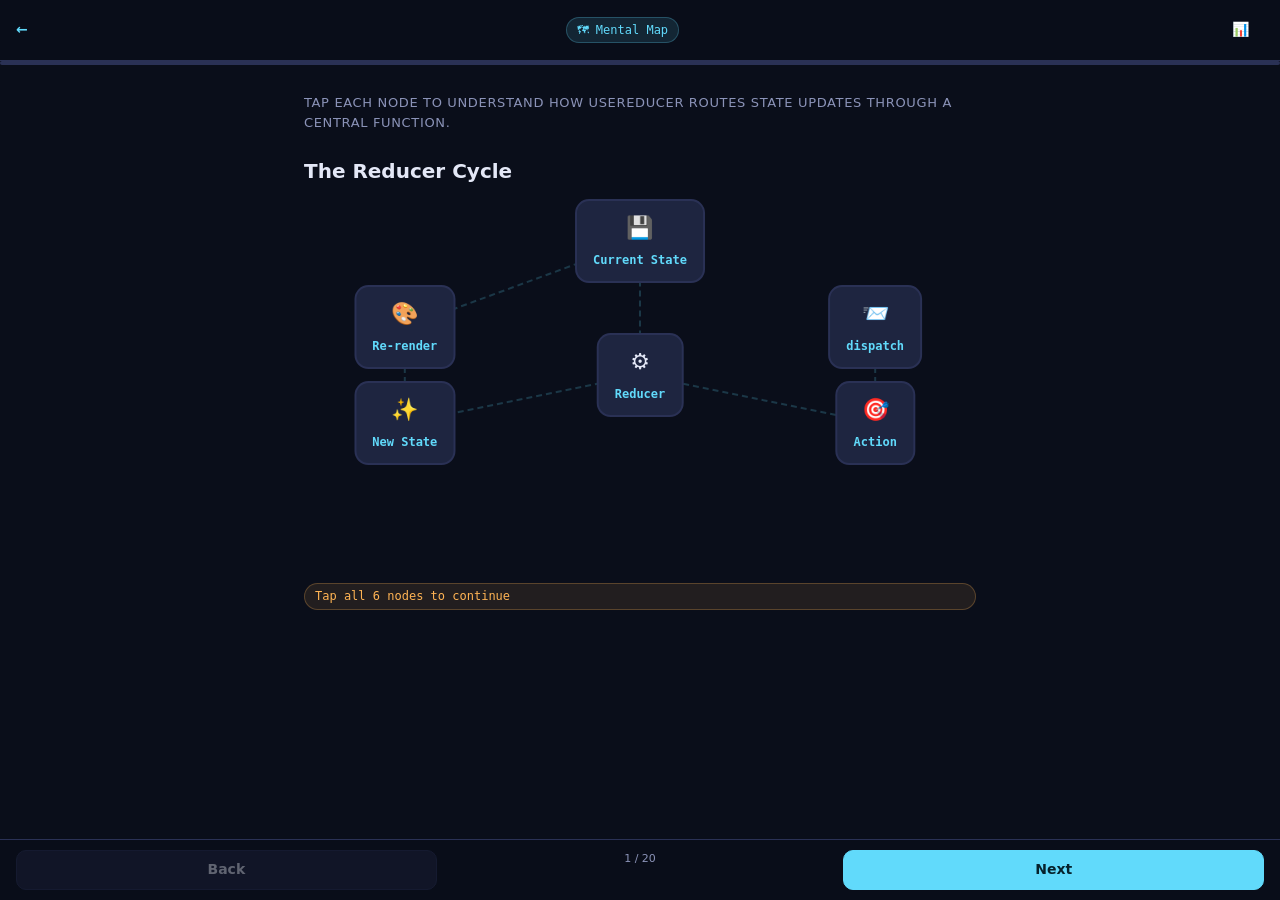
<file: usereducer.html>
<!DOCTYPE html>
<html lang="en">
<head>
<meta charset="UTF-8">
<meta name="viewport" content="width=device-width,initial-scale=1.0,viewport-fit=cover">
<meta name="theme-color" content="#0a0e1a">
<title>useReducer Mastery — Learn React Hooks</title>
<style>
*{box-sizing:border-box;margin:0;padding:0}
:root{
  --bg:#0a0e1a;--bg2:#111627;--card:#181d30;--card2:#1e2540;
  --line:#2a3155;--text:#e4e8f7;--muted:#8b93b8;
  --brand:#61dafb;--brand-dim:rgba(97,218,251,.12);
  --purple:#7c5cff;--green:#4ade80;--red:#f87171;--amber:#ffb454;
  --radius:16px;--mono:ui-monospace,SFMono-Regular,"SF Mono",Menlo,Consolas,monospace;
  --ease:cubic-bezier(.4,0,.2,1);
  --safe-b:env(safe-area-inset-bottom,0px);
}
html{font-size:16px;-webkit-text-size-adjust:100%}
body{font-family:system-ui,-apple-system,"Segoe UI",Roboto,sans-serif;background:var(--bg);color:var(--text);line-height:1.55;min-height:100dvh;display:flex;flex-direction:column;overflow:hidden;-webkit-font-smoothing:antialiased}
#app{display:flex;flex-direction:column;height:100dvh;overflow:hidden}

/* ── Header ── */
.topbar{display:flex;align-items:center;gap:10px;padding:10px 16px;background:rgba(10,14,26,.92);backdrop-filter:blur(12px);border-bottom:1px solid var(--line);z-index:50;flex-shrink:0}
.topbar .back{color:var(--brand);text-decoration:none;font-size:14px;font-weight:600;display:flex;align-items:center;gap:4px}
.topbar .spacer{flex:1}
.topbar .phase-label{font-size:11px;color:var(--muted);text-transform:uppercase;letter-spacing:.06em}
.progress-track{height:4px;background:var(--line);border-radius:2px;flex-shrink:0}
.progress-fill{height:100%;background:linear-gradient(90deg,var(--brand),var(--purple));border-radius:2px;transition:width .4s var(--ease)}

/* ── Screen container ── */
.screen-wrap{flex:1;overflow-y:auto;overflow-x:hidden;scroll-behavior:smooth;-webkit-overflow-scrolling:touch}
.screen{min-height:100%;padding:20px 16px calc(20px + var(--safe-b));display:flex;flex-direction:column;gap:16px;animation:fadeUp .35s var(--ease)}
@keyframes fadeUp{from{opacity:0;transform:translateY(12px)}to{opacity:1;transform:none}}

/* ── Bottom nav ── */
.bottombar{display:flex;gap:8px;padding:10px 16px calc(10px + var(--safe-b));background:rgba(10,14,26,.95);backdrop-filter:blur(12px);border-top:1px solid var(--line);flex-shrink:0;z-index:50}
.bottombar .btn{flex:1}
.bottombar .btn.primary{background:var(--brand);color:#06222c}
.bottombar .btn.primary:disabled{background:var(--line);color:var(--muted)}

/* ── Cards ── */
.card{background:var(--card);border:1px solid var(--line);border-radius:var(--radius);padding:18px;transition:border-color .2s}
.card-header{font-size:13px;text-transform:uppercase;letter-spacing:.05em;color:var(--muted);margin-bottom:10px}
.card-title{font-size:20px;font-weight:700;line-height:1.2;margin-bottom:8px}
.card-text{color:var(--muted);font-size:15px;line-height:1.5}

/* ── Buttons ── */
.btn{appearance:none;border:1px solid var(--line);background:var(--card2);color:var(--text);font:inherit;font-size:15px;font-weight:600;padding:12px 18px;border-radius:12px;cursor:pointer;min-height:48px;transition:all .15s var(--ease);display:inline-flex;align-items:center;justify-content:center;gap:8px;-webkit-tap-highlight-color:transparent;user-select:none}
.btn:active{transform:scale(.97)}
.btn:disabled{opacity:.4;cursor:not-allowed;transform:none}
.btn.sm{min-height:40px;padding:8px 14px;font-size:14px;border-radius:10px}
.btn.primary{background:var(--brand);color:#06222c;border-color:var(--brand);font-weight:700}
.btn.ghost{background:transparent;border-color:transparent;color:var(--brand)}
.btn.danger{background:rgba(248,113,113,.15);border-color:rgba(248,113,113,.3);color:var(--red)}
.btn.success{background:rgba(74,222,128,.15);border-color:rgba(74,222,128,.3);color:var(--green)}
.btn.selected{background:var(--brand);color:#06222c;border-color:var(--brand)}

/* ── Concept Map ── */
.concept-map{position:relative;min-height:320px;margin:8px 0}
.map-node{position:absolute;background:var(--card2);border:2px solid var(--line);border-radius:14px;padding:10px 16px;font-size:14px;font-weight:600;cursor:pointer;transition:all .25s var(--ease);text-align:center;z-index:2;-webkit-tap-highlight-color:transparent}
.map-node:active{transform:scale(.95)}
.map-node.active{border-color:var(--brand);background:var(--brand-dim);box-shadow:0 0 20px rgba(97,218,251,.2)}
.map-node .icon{font-size:22px;display:block;margin-bottom:4px}
.map-node .label{font-family:var(--mono);font-size:12px;color:var(--brand)}
.map-line{position:absolute;z-index:1}
.map-desc{background:var(--card);border:1px solid var(--line);border-radius:12px;padding:14px;font-size:14px;color:var(--muted);animation:fadeUp .25s var(--ease);margin-top:8px}

/* ── Code ── */
pre{background:#080b14;border:1px solid var(--line);border-radius:12px;padding:14px;overflow-x:auto;font-family:var(--mono);font-size:13px;line-height:1.55;margin:0}
code{font-family:var(--mono)}
.hl-kw{color:#c792ea}.hl-fn{color:var(--brand)}.hl-str{color:#c3e88d}.hl-num{color:var(--amber)}.hl-cm{color:#5a6180;font-style:italic}.hl-err{color:var(--red);text-decoration:wavy underline var(--red)}

/* ── Drag/Drop ── */
.drag-zone{display:flex;flex-direction:column;gap:8px}
.drag-item{background:var(--card2);border:2px solid var(--line);border-radius:12px;padding:12px 16px;font-size:15px;cursor:grab;touch-action:none;user-select:none;transition:all .15s var(--ease);display:flex;align-items:center;gap:10px}
.drag-item:active{cursor:grabbing}
.drag-item .handle{color:var(--muted);font-size:18px;flex-shrink:0}
.drag-item.dragging{opacity:.5;border-color:var(--brand)}
.drag-item.over{border-color:var(--brand);background:var(--brand-dim)}
.drag-item.correct{border-color:var(--green);background:rgba(74,222,128,.08)}
.drag-item.wrong{border-color:var(--red);background:rgba(248,113,113,.08)}
.drop-slot{min-height:48px;border:2px dashed var(--line);border-radius:12px;display:flex;align-items:center;justify-content:center;color:var(--muted);font-size:14px;transition:all .15s var(--ease)}
.drop-slot.over{border-color:var(--brand);background:var(--brand-dim)}
.drop-slot.filled{border-style:solid;border-color:var(--brand);background:var(--brand-dim)}

/* ── Match ── */
.match-grid{display:grid;grid-template-columns:1fr 1fr;gap:10px}
.match-item{background:var(--card2);border:2px solid var(--line);border-radius:12px;padding:12px;font-size:14px;cursor:pointer;transition:all .15s var(--ease);text-align:center;min-height:48px;display:flex;align-items:center;justify-content:center}
.match-item.selected{border-color:var(--brand);background:var(--brand-dim)}
.match-item.correct{border-color:var(--green);background:rgba(74,222,128,.1)}
.match-item.wrong{border-color:var(--red);background:rgba(248,113,113,.1)}
.match-item.matched{opacity:.5;pointer-events:none}

/* ── Code Fill ── */
.code-fill{position:relative}
.code-fill input{font-family:var(--mono);font-size:13px;background:rgba(97,218,251,.1);border:1px dashed var(--brand);color:var(--brand);padding:2px 8px;border-radius:6px;width:auto;min-width:80px;outline:none}
.code-fill input:focus{border-style:solid;box-shadow:0 0 0 2px rgba(97,218,251,.2)}
.code-fill input.correct{border-color:var(--green);color:var(--green);background:rgba(74,222,128,.1)}
.code-fill input.wrong{border-color:var(--red);color:var(--red);background:rgba(248,113,113,.1)}

/* ── Spot Bug ── */
.code-lines{list-style:none;font-family:var(--mono);font-size:13px;line-height:1.6}
.code-line{padding:4px 12px;cursor:pointer;border-radius:8px;transition:all .12s;border:2px solid transparent;display:flex;gap:8px}
.code-line:hover,.code-line:active{background:rgba(255,255,255,.04)}
.code-line .ln{color:var(--muted);min-width:20px;text-align:right;user-select:none}
.code-line.selected{border-color:var(--amber);background:rgba(255,180,84,.08)}
.code-line.correct-line{border-color:var(--green);background:rgba(74,222,128,.08)}
.code-line.wrong-line{border-color:var(--red);background:rgba(248,113,113,.08)}

/* ── Inputs ── */
textarea{font:inherit;font-size:15px;padding:14px;border-radius:12px;border:1px solid var(--line);background:var(--bg2);color:var(--text);min-height:100px;width:100%;resize:vertical;line-height:1.5}
textarea:focus{outline:2px solid var(--brand);outline-offset:1px}
input[type="text"]{font:inherit;font-size:16px;padding:12px;border-radius:12px;border:1px solid var(--line);background:var(--bg2);color:var(--text);min-height:48px;width:100%}
input[type="text"]:focus{outline:2px solid var(--brand);outline-offset:1px}

/* ── Feedback ── */
.feedback{border-radius:12px;padding:14px 16px;font-size:14px;line-height:1.5;animation:fadeUp .25s var(--ease)}
.feedback.good{background:rgba(74,222,128,.1);border:1px solid rgba(74,222,128,.3);color:var(--green)}
.feedback.bad{background:rgba(248,113,113,.1);border:1px solid rgba(248,113,113,.3);color:var(--red)}
.feedback.info{background:rgba(97,218,251,.08);border:1px solid rgba(97,218,251,.2);color:var(--brand)}
.feedback .why{color:var(--text);margin-top:6px;font-size:13px}

/* ── Confidence ── */
.confidence-row{display:flex;gap:6px;flex-wrap:wrap}
.conf-btn{flex:1;min-width:0}

/* ── Dashboard ── */
.dash-overlay{position:fixed;inset:0;background:rgba(0,0,0,.6);z-index:100;display:flex;justify-content:flex-end;animation:fadeIn .2s}
@keyframes fadeIn{from{opacity:0}to{opacity:1}}
.dash-panel{width:min(380px,90vw);background:var(--bg2);border-left:1px solid var(--line);padding:20px;overflow-y:auto;animation:slideLeft .3s var(--ease)}
@keyframes slideLeft{from{transform:translateX(100%)}to{transform:none}}
.dash-section{margin-bottom:20px}
.dash-title{font-size:18px;font-weight:700;margin-bottom:14px}
.dash-stat{display:flex;justify-content:space-between;align-items:center;padding:8px 0;border-bottom:1px solid rgba(255,255,255,.05)}
.dash-stat .label{color:var(--muted);font-size:14px}
.dash-stat .value{font-family:var(--mono);font-weight:700;font-size:15px}
.meter{height:8px;background:var(--line);border-radius:4px;overflow:hidden;margin-top:6px}
.meter-fill{height:100%;border-radius:4px;transition:width .5s var(--ease)}
.meter-fill.brand{background:var(--brand)}
.meter-fill.green{background:var(--green)}
.meter-fill.amber{background:var(--amber)}
.meter-fill.red{background:var(--red)}
.weak-list{list-style:none;display:flex;flex-direction:column;gap:6px}
.weak-item{background:var(--card);border:1px solid var(--line);border-radius:10px;padding:10px 12px;font-size:13px;display:flex;justify-content:space-between;align-items:center}

/* ── Pill / Tag ── */
.pill{font-family:var(--mono);font-size:12px;padding:3px 10px;border-radius:999px;display:inline-flex;align-items:center;gap:4px}
.pill.brand{background:var(--brand-dim);color:var(--brand);border:1px solid rgba(97,218,251,.25)}
.pill.green{background:rgba(74,222,128,.1);color:var(--green);border:1px solid rgba(74,222,128,.25)}
.pill.amber{background:rgba(255,180,84,.1);color:var(--amber);border:1px solid rgba(255,180,84,.25)}
.pill.red{background:rgba(248,113,113,.1);color:var(--red);border:1px solid rgba(248,113,113,.25)}
.pill.purple{background:rgba(124,92,255,.1);color:var(--purple);border:1px solid rgba(124,92,255,.25)}

/* ── Choice grid ── */
.choices{display:flex;flex-direction:column;gap:8px}
.choice{background:var(--card2);border:2px solid var(--line);border-radius:12px;padding:14px 16px;cursor:pointer;transition:all .15s var(--ease);font-size:15px;text-align:left;-webkit-tap-highlight-color:transparent}
.choice:active{transform:scale(.98)}
.choice.selected{border-color:var(--brand);background:var(--brand-dim)}
.choice.correct{border-color:var(--green);background:rgba(74,222,128,.1)}
.choice.wrong{border-color:var(--red);background:rgba(248,113,113,.1)}
.choice code{font-size:13px;background:rgba(255,255,255,.06);padding:1px 6px;border-radius:4px}

/* ── Scenario box ── */
.scenario{background:linear-gradient(135deg,var(--card) 0%,var(--card2) 100%);border:1px solid var(--line);border-radius:var(--radius);padding:18px;position:relative;overflow:hidden}
.scenario::before{content:"";position:absolute;top:0;left:0;right:0;height:3px;background:linear-gradient(90deg,var(--purple),var(--brand))}
.scenario-label{font-size:11px;text-transform:uppercase;letter-spacing:.08em;color:var(--purple);margin-bottom:8px}
.scenario-text{font-size:15px;line-height:1.55}

/* ── Key concepts ── */
.key-concepts{display:flex;flex-wrap:wrap;gap:6px;margin-top:8px}
.kc{font-size:12px;padding:4px 10px;border-radius:8px;border:1px solid var(--line);color:var(--muted);transition:all .2s}
.kc.found{border-color:var(--green);color:var(--green);background:rgba(74,222,128,.08)}
.kc.missing{border-color:var(--amber);color:var(--amber);background:rgba(255,180,84,.08)}

/* ── Misc ── */
.divider{height:1px;background:var(--line);margin:4px 0}
.gap-sm{gap:8px}.gap-md{gap:12px}.gap-lg{gap:16px}
.flex-col{display:flex;flex-direction:column}
.flex-row{display:flex;align-items:center}
.flex-wrap{flex-wrap:wrap}
.text-center{text-align:center}
.text-sm{font-size:13px}.text-xs{font-size:11px}
.mt-xs{margin-top:4px}.mt-sm{margin-top:8px}.mt-md{margin-top:12px}
.w-full{width:100%}
.mono{font-family:var(--mono)}
.brand{color:var(--brand)}.green{color:var(--green)}.red{color:var(--red)}.amber{color:var(--amber)}.purple{color:var(--purple)}
.kbd{display:inline-flex;align-items:center;justify-content:center;min-width:24px;height:24px;padding:0 6px;background:var(--card2);border:1px solid var(--line);border-radius:6px;font-family:var(--mono);font-size:11px;color:var(--muted)}

@media(min-width:600px){
  .screen{padding:28px 24px 40px;max-width:640px;margin:0 auto}
  .match-grid{gap:14px}
}
@media(min-width:900px){
  .screen{max-width:720px}
}
</style>
</head>
<body>
<div id="app"></div>
<script>
(function(){
"use strict";

/* ═══════════════════════════════════════════
   CONTENT DATA — useReducer mastery screens
   ═══════════════════════════════════════════ */

const PHASES = [
  {id:"map",name:"Mental Map",icon:"\u{1F5FA}"},
  {id:"predict",name:"Predict",icon:"\u{1F914}"},
  {id:"learn",name:"Learn",icon:"\u{1F4A1}"},
  {id:"build",name:"Build",icon:"\u{1F6E0}"},
  {id:"recall",name:"Recall",icon:"\u{1F9E0}"},
  {id:"edge",name:"Edge Cases",icon:"\u{26A0}"},
  {id:"teach",name:"Teach",icon:"\u{1F4AC}"},
  {id:"real",name:"Real World",icon:"\u{1F30D}"},
  {id:"challenge",name:"Challenge",icon:"\u{1F525}"},
  {id:"mastery",name:"Mastery",icon:"\u{1F3C6}"}
];

const STEPS = [

// ── Phase 0: MENTAL MAP ──
{
  id:"map1", phase:0, type:"map",
  title:"The Reducer Cycle",
  subtitle:"Tap each node to understand how useReducer routes state updates through a central function.",
  nodes:[
    {id:"state",x:50,y:8,icon:"\u{1F4BE}",label:"Current State",desc:"The current state value. useReducer stores this between renders, just like useState."},
    {id:"dispatch",x:85,y:35,icon:"\u{1F4E8}",label:"dispatch",desc:"A function you call to send an action. Think of it as sending a message: \"Hey reducer, this happened.\""},
    {id:"action",x:85,y:65,icon:"\u{1F3AF}",label:"Action",desc:"A plain object describing WHAT happened — usually { type: 'INCREMENT' } with optional extra data (payload)."},
    {id:"reducer",x:50,y:50,icon:"\u{2699}",label:"Reducer",desc:"A pure function: (state, action) => newState. It reads the action type and decides how to compute the next state."},
    {id:"newstate",x:15,y:65,icon:"\u{2728}",label:"New State",desc:"The return value of the reducer. React uses this as the new state and schedules a re-render."},
    {id:"rerender",x:15,y:35,icon:"\u{1F3A8}",label:"Re-render",desc:"React runs your component again with the new state. The UI updates to reflect the change."}
  ],
  edges:[["state","reducer"],["dispatch","action"],["action","reducer"],["reducer","newstate"],["newstate","rerender"],["rerender","state"]]
},

// ── Phase 1: PREDICT ──
{
  id:"pred1", phase:1, type:"predict",
  question:"Your component has 5 different ways to update state (add, remove, toggle, sort, filter). Would you rather have 5 separate setState calls scattered across your component, or one central function that handles all 5?",
  choices:[
    {text:"5 separate setState calls — simpler and more direct",correct:false},
    {text:"One central function — all update logic in one place",correct:true},
    {text:"Doesn't matter — they're equivalent",correct:false}
  ],
  reveal:"When state logic gets complex, centralizing all updates in one function (a reducer) makes the code easier to read, debug, and test. Instead of hunting through handlers to find where state changes, you look in one place. This is exactly what useReducer gives you.",
  why_others:[
    "Separate setState calls work, but they scatter logic across the component. When you have 5+ state transitions, it becomes hard to see the full picture or ensure consistency.",
    "They're not equivalent in practice — centralized logic is easier to test in isolation and harder to accidentally break."
  ]
},
{
  id:"pred2", phase:1, type:"predict",
  question:"What do you think a \"reducer\" function does — reduces data (like Array.reduce), or reduces complexity?",
  choices:[
    {text:"It reduces data — combining values into one result",correct:false},
    {text:"It reduces complexity — centralizing state logic",correct:false},
    {text:"Both! It has the same signature as Array.reduce's callback",correct:true}
  ],
  reveal:"The name comes from Array.reduce: (accumulator, item) => newAccumulator. A React reducer has the same shape: (state, action) => newState. It \"reduces\" a stream of actions into a single state value over time. And by centralizing logic, it also reduces complexity. The name works on both levels.",
  why_others:[
    "Reducing data is part of it, but the naming connection to Array.reduce is the real origin.",
    "Reducing complexity is a benefit, but the technical name comes from the functional programming concept of a fold/reduce."
  ]
},

// ── Phase 2: LEARN (tiny chunks) ──
{
  id:"chunk1", phase:2, type:"info",
  title:"useReducer syntax",
  visual:"code",
  code:'<span class="hl-kw">const</span> [state, dispatch] = <span class="hl-fn">useReducer</span>(reducer, initialState);',
  points:[
    "<b>state</b> — the current state value (like useState's first element)",
    "<b>dispatch</b> — a function to send actions (replaces the setter)",
    "<b>reducer</b> — YOUR function that computes the next state",
    "<b>initialState</b> — the starting value (object, number, array, etc.)"
  ],
  key_idea:"useReducer is useState's more structured sibling. Instead of directly setting state, you dispatch actions and a reducer function decides what changes."
},
{
  id:"chunk2", phase:2, type:"info",
  title:"The reducer function",
  visual:"code",
  code:'<span class="hl-kw">function</span> <span class="hl-fn">reducer</span>(state, action) {\n  <span class="hl-kw">switch</span> (action.type) {\n    <span class="hl-kw">case</span> <span class="hl-str">\'INCREMENT\'</span>:\n      <span class="hl-kw">return</span> { count: state.count + <span class="hl-num">1</span> };\n    <span class="hl-kw">case</span> <span class="hl-str">\'DECREMENT\'</span>:\n      <span class="hl-kw">return</span> { count: state.count - <span class="hl-num">1</span> };\n    <span class="hl-kw">case</span> <span class="hl-str">\'RESET\'</span>:\n      <span class="hl-kw">return</span> { count: <span class="hl-num">0</span> };\n    <span class="hl-kw">default</span>:\n      <span class="hl-kw">return</span> state;\n  }\n}',
  points:[
    "<b>state</b> — the current state before this update",
    "<b>action</b> — the object you passed to dispatch, typically { type: '...' }",
    "<b>switch/case</b> — pattern-match on action.type to decide what to do",
    "<b>return</b> — always return a new state object (never mutate!)"
  ],
  key_idea:"The reducer is a pure function: same inputs always produce the same output. It receives what IS (state) and what HAPPENED (action), and returns what SHOULD BE (new state)."
},
{
  id:"chunk3", phase:2, type:"info",
  title:"dispatch sends actions",
  visual:"flow",
  flow_steps:["User clicks \"+1\" button","Handler calls dispatch({ type: 'INCREMENT' })","React calls reducer(currentState, { type: 'INCREMENT' })","Reducer matches 'INCREMENT' case, returns new state","React stores the new state","Component re-renders with updated value"],
  key_idea:"dispatch is like sending a message. You describe WHAT happened (the action), and the reducer decides HOW the state should change. This separation is the key insight."
},

// ── Phase 3: BUILD (active construction) ──
{
  id:"build1", phase:3, type:"order",
  title:"Put the useReducer flow in order",
  instruction:"Arrange these steps in the correct sequence. What happens from the moment you call dispatch?",
  items:[
    {id:"a",text:"dispatch({ type: 'ADD_ITEM', payload: item }) is called"},
    {id:"b",text:"React invokes reducer(currentState, action)"},
    {id:"c",text:"Reducer switches on action.type"},
    {id:"d",text:"Matching case returns a new state object"},
    {id:"e",text:"React stores the new state and schedules re-render"},
    {id:"f",text:"Component re-renders with the new state"}
  ],
  correct_order:["a","b","c","d","e","f"],
  feedback:"This is the useReducer lifecycle. The critical insight: you never set state directly. You describe what happened (action), and the reducer — a pure function you control — computes the result. This indirection is what makes complex state manageable."
},
{
  id:"build2", phase:3, type:"fill",
  title:"Complete the counter reducer",
  instruction:"Fill in the blanks to handle increment, decrement, and reset actions.",
  template:'<span class="hl-kw">function</span> <span class="hl-fn">reducer</span>(state, action) {\n  <span class="hl-kw">switch</span> (____1____) {\n    <span class="hl-kw">case</span> <span class="hl-str">\'INCREMENT\'</span>:\n      <span class="hl-kw">return</span> { count: state.count + ____2____ };\n    <span class="hl-kw">case</span> <span class="hl-str">\'DECREMENT\'</span>:\n      <span class="hl-kw">return</span> { count: ____3____ };\n    <span class="hl-kw">case</span> <span class="hl-str">\'RESET\'</span>:\n      <span class="hl-kw">return</span> { count: ____4____ };\n    <span class="hl-kw">default</span>:\n      <span class="hl-kw">return</span> state;\n  }\n}',
  blanks:[
    {id:"1",answer:"action.type",hint:"what to switch on",accept:["action.type","(action.type)"]},
    {id:"2",answer:"1",hint:"how much to add",accept:["1"]},
    {id:"3",answer:"state.count - 1",hint:"decrement expression",accept:["state.count - 1","state.count -1","state.count-1"]},
    {id:"4",answer:"0",hint:"reset value",accept:["0"]}
  ],
  feedback:"The reducer switches on action.type to determine which transformation to apply. Each case returns a NEW state object — never mutate the existing state. The default case returns state unchanged, which is essential for handling unknown action types gracefully."
},
{
  id:"build3", phase:3, type:"match",
  title:"useState vs useReducer",
  instruction:"Match each scenario to the hook that fits best.",
  left:[
    {id:"a",text:"A boolean toggle"},
    {id:"b",text:"A form with 8 fields + validation + submit states"},
    {id:"c",text:"A simple counter"},
    {id:"d",text:"Shopping cart with add/remove/update/clear"}
  ],
  right:[
    {id:"w",text:"useState"},
    {id:"x",text:"useReducer"},
    {id:"y",text:"useState"},
    {id:"z",text:"useReducer"}
  ],
  pairs:[["a","w"],["b","x"],["c","y"],["d","z"]],
  feedback:"Rule of thumb: use useState for simple, independent values (toggles, counters, single fields). Use useReducer when you have multiple related values that change together, or when the next state depends on the previous state in complex ways. If you find yourself writing 4+ setState calls that need to stay in sync, useReducer is probably the better choice."
},

// ── Phase 4: RECALL ──
{
  id:"recall1", phase:4, type:"recall",
  question:"Without looking back: what are the two arguments that a reducer function receives?",
  key_concepts:["current state","action"],
  accept_patterns:["state","current","action","dispatch","object","event"],
  feedback:"A reducer always receives exactly two arguments: (1) the current state, and (2) the action that was dispatched. From these two inputs, it computes and returns the new state. This is the signature: (state, action) => newState."
},
{
  id:"recall2", phase:4, type:"predict",
  question:"You dispatch({ type: 'UNKNOWN_ACTION' }) but your reducer doesn't have a case for 'UNKNOWN_ACTION'. What happens?",
  choices:[
    {text:"React throws an error",correct:false},
    {text:"The default case runs — state is returned unchanged (if you wrote default: return state)",correct:true},
    {text:"The component unmounts",correct:false}
  ],
  reveal:"This is why the default case matters. If no case matches, the default branch runs. If you correctly wrote default: return state, nothing breaks — the state simply doesn't change, and no re-render is triggered. If you forgot the default case, JavaScript's switch returns undefined, which replaces your state with undefined — a subtle but devastating bug.",
  why_others:[
    "React doesn't validate action types — it's your reducer's responsibility to handle or ignore them.",
    "Dispatching an unknown action doesn't crash the app. The component stays mounted. The worst that happens is an unintended state change if your default case is missing."
  ]
},

// ── Phase 5: EDGE CASES ──
{
  id:"edge1", phase:5, type:"spot",
  title:"Find the mutation bug",
  instruction:"This reducer looks correct but causes bugs in production. Tap the line with the problem.",
  lines:[
    {num:1,code:'function reducer(state, action) {',bug:false},
    {num:2,code:'  switch (action.type) {',bug:false},
    {num:3,code:'    case \'INCREMENT\':',bug:false},
    {num:4,code:'      state.count++;',bug:true},
    {num:5,code:'      return state;',bug:true},
    {num:6,code:'    default:',bug:false},
    {num:7,code:'      return state;',bug:false},
    {num:8,code:'  }',bug:false},
    {num:9,code:'}',bug:false}
  ],
  explanation:"Lines 4-5 mutate the existing state object (state.count++) and return the same reference. React compares old and new state with Object.is(). Since it's the same object reference, React thinks nothing changed and SKIPS the re-render. The fix: return a new object: return { ...state, count: state.count + 1 }.",
  misconception:"It's tempting to think state.count++ and then return state is fine because you're \"returning the updated value.\" But React doesn't deep-compare objects — it only checks if the reference changed. Same reference = no update.",
  fix_code:'<span class="hl-kw">case</span> <span class="hl-str">\'INCREMENT\'</span>:\n  <span class="hl-kw">return</span> { ...state, count: state.count + <span class="hl-num">1</span> };'
},
{
  id:"edge2", phase:5, type:"spot",
  title:"The silent fall-through",
  instruction:"This reducer handles two actions but one of them doesn't work. Tap the line(s) causing the issue.",
  lines:[
    {num:1,code:'function reducer(state, action) {',bug:false},
    {num:2,code:'  switch (action.type) {',bug:false},
    {num:3,code:'    case \'SET_NAME\':',bug:false},
    {num:4,code:'      const newState = { ...state, name: action.payload };',bug:false},
    {num:5,code:'      // TODO: add logging here',bug:true},
    {num:6,code:'    case \'SET_AGE\':',bug:false},
    {num:7,code:'      return { ...state, age: action.payload };',bug:false},
    {num:8,code:'    default:',bug:false},
    {num:9,code:'      return state;',bug:false},
    {num:10,code:'  }',bug:false},
    {num:11,code:'}',bug:false}
  ],
  explanation:"Line 5: the SET_NAME case is missing a return statement! Without a return (or break), JavaScript's switch falls through to the next case. So dispatching SET_NAME actually executes the SET_AGE case, overwriting age with the name payload and never setting name at all. Always return from every case in a reducer.",
  misconception:"Developers sometimes create a local variable intending to return it later, but forget the return statement. In a switch, this causes silent fall-through to the next case — one of the hardest bugs to spot in a code review.",
  fix_code:'<span class="hl-kw">case</span> <span class="hl-str">\'SET_NAME\'</span>:\n  <span class="hl-kw">return</span> { ...state, name: action.payload };'
},

// ── Phase 6: TEACH ──
{
  id:"teach1", phase:6, type:"explain",
  prompt:"A teammate asks: \"Why would I ever use useReducer when useState already works? Isn't it just more boilerplate?\" Write your explanation below.",
  key_concepts:["complex state","multiple actions","centralized logic","testable","related values","next state depends on previous"],
  min_words:15,
  model_answer:"useState is great for simple, independent values. But when your state has multiple related fields that change together (like a form with validation), or when you have many different actions (add, remove, edit, sort, filter), useReducer shines. It centralizes ALL update logic in one function, making it easier to read, debug, and test. You can test a reducer without rendering any component — just call reducer(oldState, action) and assert the result. The \"boilerplate\" is actually a feature: explicit action types serve as documentation of everything that can happen to your state."
},

// ── Phase 7: REAL WORLD ──
{
  id:"real1", phase:7, type:"scenario",
  label:"Shopping Cart",
  situation:"You're building an e-commerce shopping cart. It needs to support: adding items, removing items, updating quantities, and clearing the entire cart. Each item has an id, name, price, and quantity. A colleague started with four separate useState calls but the logic is getting tangled.",
  code:'// Current mess with useState:\nconst [items, setItems] = useState([]);\nconst [total, setTotal] = useState(0);\nconst [count, setCount] = useState(0);\n\nfunction addItem(item) {\n  setItems([...items, {...item, qty: 1}]);\n  setTotal(total + item.price);\n  setCount(count + 1);\n  // Bug: if any of these fail, state is inconsistent!\n}',
  question:"What's the best approach to fix this?",
  choices:[
    {text:"Use useReducer — one state object, one reducer handles all cart actions atomically",correct:true},
    {text:"Keep separate useState calls but add try/catch around each",correct:false},
    {text:"Combine into one useState({items, total, count}) object",correct:false}
  ],
  reveal:"useReducer is ideal here. One state object { items: [], total: 0, count: 0 } with cases for ADD_ITEM, REMOVE_ITEM, UPDATE_QTY, and CLEAR. Each case computes total and count from items, ensuring consistency. The reducer is a pure function you can unit test: pass in a cart state and an ADD_ITEM action, assert the result.",
  why_others:[
    "try/catch doesn't help — useState calls don't throw on inconsistency. The problem is structural: related state split across independent variables.",
    "A single useState({...}) is better than three separate ones, but you still need spread syntax everywhere and risk forgetting to update total when items change. useReducer makes the transitions explicit."
  ]
},
{
  id:"real2", phase:7, type:"scenario",
  label:"Complex Form",
  situation:"You're building a multi-step registration form. It has field values, field-level validation errors, a submission status (idle/submitting/success/error), and a server error message. Different events need to update different combinations of these values — changing a field should clear its error, submitting should set status to 'submitting' and clear all errors, and a server response should set status to 'success' or 'error'.",
  question:"Which hook pattern handles this cleanly?",
  choices:[
    {text:"Multiple useState calls — one per field, one for errors, one for status",correct:false},
    {text:"One big useState object with careful spreading",correct:false},
    {text:"useReducer with action types: FIELD_CHANGE, VALIDATE, SUBMIT, SUCCESS, ERROR",correct:true}
  ],
  reveal:"useReducer excels when different events need to update multiple pieces of state in coordinated ways. FIELD_CHANGE can update the value AND clear that field's error in one atomic operation. SUBMIT can set status to 'submitting' AND clear all errors. Each action type documents a specific user interaction, making the code self-documenting.",
  why_others:[
    "Multiple useState calls make it too easy for state to get out of sync — you might forget to clear an error when a field changes, or forget to reset the status after a new submission.",
    "A big useState object works, but every handler needs careful spread syntax and it's easy to miss a field. useReducer's explicit action types force you to think about each transition."
  ]
},

// ── Phase 8: CHALLENGE ──
{
  id:"chal1", phase:8, type:"fill", difficulty:4,
  title:"Design a wizard reducer",
  instruction:"Complete this reducer for a multi-step wizard form with NEXT, BACK, and SET_FIELD actions.",
  template:'<span class="hl-kw">const</span> initialState = { step: <span class="hl-num">0</span>, data: {} };\n\n<span class="hl-kw">function</span> <span class="hl-fn">wizardReducer</span>(state, action) {\n  <span class="hl-kw">switch</span> (____1____) {\n    <span class="hl-kw">case</span> <span class="hl-str">\'NEXT\'</span>:\n      <span class="hl-kw">return</span> { ...state, step: ____2____ };\n    <span class="hl-kw">case</span> <span class="hl-str">\'BACK\'</span>:\n      <span class="hl-kw">return</span> { ...state, step: ____3____ };\n    <span class="hl-kw">case</span> <span class="hl-str">\'SET_FIELD\'</span>:\n      <span class="hl-kw">return</span> { ...state,\n        data: { ...state.data, [action.____4____]: action.value }\n      };\n    <span class="hl-kw">default</span>:\n      <span class="hl-kw">return</span> ____5____;\n  }\n}',
  blanks:[
    {id:"1",answer:"action.type",hint:"what to switch on",accept:["action.type","(action.type)"]},
    {id:"2",answer:"state.step + 1",hint:"go forward one step",accept:["state.step + 1","state.step +1","state.step+1"]},
    {id:"3",answer:"state.step - 1",hint:"go back one step",accept:["state.step - 1","state.step -1","state.step-1","Math.max(0, state.step - 1)","Math.max(state.step - 1, 0)"]},
    {id:"4",answer:"field",hint:"dynamic property key",accept:["field","key","name","fieldName"]},
    {id:"5",answer:"state",hint:"return unchanged state",accept:["state"]}
  ],
  feedback:"This wizard reducer handles navigation (NEXT/BACK) and data collection (SET_FIELD) in one clean function. The [action.field]: action.value pattern uses computed property names to dynamically update any form field. Notice how the spread operator ensures immutability at every level: { ...state } for the top level and { ...state.data } for the nested data object."
},
{
  id:"chal2", phase:8, type:"predict", difficulty:4,
  question:"(Interleaved review) Going back to useState: you know that setCount(count + 1) called three times only adds 1. Does dispatch have the same problem?\n\ndispatch({ type: 'INCREMENT' })\ndispatch({ type: 'INCREMENT' })\ndispatch({ type: 'INCREMENT' })",
  choices:[
    {text:"Same problem — only increments once",correct:false},
    {text:"No problem — the reducer always receives the LATEST state, so it increments 3 times",correct:true},
    {text:"It throws an error — you can't dispatch multiple times",correct:false}
  ],
  reveal:"This is a key advantage of useReducer! Each dispatch triggers a call to your reducer with the LATEST state (the result of the previous dispatch). So dispatch #1 gets count: 0 and returns count: 1. Dispatch #2 gets count: 1 and returns count: 2. Dispatch #3 gets count: 2 and returns count: 3. With useState, you'd need the functional form (setCount(c => c + 1)) to get the same behavior.",
  why_others:[
    "Unlike useState's direct form (setCount(count + 1)) which captures a stale closure value, each reducer call receives the actual latest state from React. The reducer doesn't close over any stale values.",
    "Multiple dispatches in the same handler are perfectly valid and common."
  ]
},
{
  id:"interleave1", phase:8, type:"predict",
  question:"(Interleaved review) You have a reducer that manages a list. Someone writes:\n\ncase 'ADD':\n  return { ...state, items: state.items.push(action.item) }\n\nWhat's wrong?",
  choices:[
    {text:"Nothing — push adds the item and returns the array",correct:false},
    {text:"push() mutates the original array AND returns the new length (a number), so items becomes a number",correct:true},
    {text:"You need to use concat instead of push for performance",correct:false}
  ],
  reveal:"Two bugs in one line! First, .push() mutates state.items in place (breaking immutability). Second, .push() returns the new array LENGTH (a number), not the array. So state.items becomes something like 3 instead of an array. The fix: return { ...state, items: [...state.items, action.item] }.",
  why_others:[
    "push() actually returns the new length of the array, not the array itself. So items would be set to a number like 1, 2, 3, etc.",
    "concat works fine (it returns a new array), but the real issue is that push mutates AND returns the wrong type."
  ]
},

// ── Phase 9: MASTERY ──
{
  id:"mastery1", phase:9, type:"dashboard"
}
];

/* ═══════════════════════════════════════════
   LEARNING ENGINE
   ═══════════════════════════════════════════ */

const APP = {
  step: 0,
  scores: {},
  confidence: {},
  attempts: {},
  times: {},
  startTime: Date.now(),
  stepStart: Date.now(),
  showDashboard: false,
  gateOpen: {},
  mapVisited: {}
};

function save(){
  try{
    localStorage.setItem("useReducer_mastery",JSON.stringify({
      step:APP.step,scores:APP.scores,confidence:APP.confidence,
      attempts:APP.attempts,times:APP.times,gateOpen:APP.gateOpen
    }));
  }catch(e){}
}
function load(){
  try{
    const d=JSON.parse(localStorage.getItem("useReducer_mastery"));
    if(d){Object.assign(APP,d);APP.stepStart=Date.now();}
  }catch(e){}
}
load();

function totalSteps(){return STEPS.length}
function pct(){return Math.round((APP.step/(totalSteps()-1))*100)}
function phaseOf(i){return STEPS[i]?PHASES[STEPS[i].phase]:PHASES[0]}
function isGated(i){
  const s=STEPS[i];
  if(!s)return false;
  return["predict","order","fill","match","spot","recall","explain","scenario"].includes(s.type);
}

function accuracy(){
  const ids=Object.keys(APP.scores);
  if(!ids.length)return 0;
  return Math.round(ids.reduce((s,k)=>s+APP.scores[k],0)/ids.length*100);
}

function weakAreas(){
  const weak=[];
  Object.keys(APP.scores).forEach(k=>{
    if(APP.scores[k]<1){
      const st=STEPS.find(s=>s.id===k);
      if(st)weak.push({id:k,title:st.title||st.question?.slice(0,40)+"...",score:APP.scores[k]});
    }
  });
  return weak;
}

/* ═══════════════════════════════════════════
   RENDERERS
   ═══════════════════════════════════════════ */

function render(){
  APP.stepStart=Date.now();
  const app=document.getElementById("app");
  const step=STEPS[APP.step];
  const ph=phaseOf(APP.step);

  app.innerHTML=`
    <div class="topbar">
      <a class="back" href="index.html">←</a>
      <span class="spacer"></span>
      <span class="pill brand">${ph.icon} ${ph.name}</span>
      <span class="spacer"></span>
      <button class="btn sm ghost" onclick="toggleDash()">\u{1F4CA}</button>
    </div>
    <div class="progress-track"><div class="progress-fill" style="width:${pct()}%"></div></div>
    <div class="screen-wrap" id="sw"><div class="screen" id="scr"></div></div>
    <div class="bottombar">
      <button class="btn sm" onclick="prev()" ${APP.step===0?"disabled":""}>Back</button>
      <span class="text-xs" style="color:var(--muted);text-align:center;flex:1">${APP.step+1} / ${totalSteps()}</span>
      <button class="btn sm primary" id="next-btn" onclick="next()" ${canAdvance()?"":isGated(APP.step)?"disabled":""}>
        ${APP.step>=totalSteps()-1?"Finish":"Next"}
      </button>
    </div>`;

  const scr=document.getElementById("scr");
  const R=RENDERERS[step.type];
  if(R)R(scr,step);
  else scr.innerHTML=`<div class="card"><div class="card-title">Unknown step type: ${step.type}</div></div>`;

  if(APP.showDashboard)showDashOverlay();
  save();
}

function canAdvance(){
  const s=STEPS[APP.step];
  return !isGated(APP.step)||APP.gateOpen[s.id];
}

function unlock(){
  APP.gateOpen[STEPS[APP.step].id]=true;
  const nb=document.getElementById("next-btn");
  if(nb)nb.disabled=false;
}

function prev(){if(APP.step>0){APP.step--;render();}}
function next(){if(APP.step<totalSteps()-1&&canAdvance()){APP.step++;render();}}

window.prev=prev;window.next=next;

document.addEventListener("keydown",e=>{
  if(e.target.tagName==="INPUT"||e.target.tagName==="TEXTAREA")return;
  if(e.key==="ArrowRight"||e.key==="n")next();
  if(e.key==="ArrowLeft"||e.key==="p")prev();
  if(e.key==="d")toggleDash();
});

/* ── Dashboard overlay ── */
function toggleDash(){
  APP.showDashboard=!APP.showDashboard;
  if(APP.showDashboard)showDashOverlay();
  else{const o=document.querySelector(".dash-overlay");if(o)o.remove();}
}
window.toggleDash=toggleDash;

function showDashOverlay(){
  let o=document.querySelector(".dash-overlay");
  if(o)o.remove();
  const elapsed=Math.round((Date.now()-APP.startTime)/1000);
  const mins=Math.floor(elapsed/60);
  const secs=elapsed%60;
  const acc=accuracy();
  const weak=weakAreas();
  const completed=Object.keys(APP.scores).length;
  const total=STEPS.filter(s=>isGated(STEPS.indexOf(s))).length;

  o=document.createElement("div");
  o.className="dash-overlay";
  o.onclick=e=>{if(e.target===o)toggleDash();};
  o.innerHTML=`
    <div class="dash-panel">
      <div style="display:flex;justify-content:space-between;align-items:center;margin-bottom:16px">
        <div class="dash-title">\u{1F4CA} Mastery Dashboard</div>
        <button class="btn sm ghost" onclick="toggleDash()">✕</button>
      </div>

      <div class="dash-section">
        <div class="dash-stat"><span class="label">Progress</span><span class="value">${pct()}%</span></div>
        <div class="meter"><div class="meter-fill brand" style="width:${pct()}%"></div></div>
      </div>

      <div class="dash-section">
        <div class="dash-stat"><span class="label">Accuracy</span><span class="value ${acc>=80?"green":acc>=50?"amber":"red"}">${acc}%</span></div>
        <div class="meter"><div class="meter-fill ${acc>=80?"green":acc>=50?"amber":"red"}" style="width:${acc}%"></div></div>
      </div>

      <div class="dash-section">
        <div class="dash-stat"><span class="label">Questions answered</span><span class="value">${completed} / ${total}</span></div>
        <div class="dash-stat"><span class="label">Time spent</span><span class="value">${mins}m ${secs}s</span></div>
        <div class="dash-stat"><span class="label">Current phase</span><span class="value">${phaseOf(APP.step).name}</span></div>
      </div>

      ${weak.length?`
      <div class="dash-section">
        <div style="font-size:14px;font-weight:600;color:var(--amber);margin-bottom:8px">⚠ Needs reinforcement</div>
        <ul class="weak-list">
          ${weak.map(w=>`<li class="weak-item"><span>${w.title}</span><span class="pill red">${Math.round(w.score*100)}%</span></li>`).join("")}
        </ul>
      </div>`:""}

      <div class="dash-section">
        <div style="font-size:14px;font-weight:600;margin-bottom:8px">Phase progress</div>
        ${PHASES.slice(0,-1).map((ph,i)=>{
          const stepsInPhase=STEPS.filter(s=>s.phase===i);
          const doneInPhase=stepsInPhase.filter(s=>APP.gateOpen[s.id]||!isGated(STEPS.indexOf(s))).length;
          const phPct=stepsInPhase.length?Math.round(doneInPhase/stepsInPhase.length*100):0;
          return`<div class="dash-stat"><span class="label">${ph.icon} ${ph.name}</span><span class="value">${phPct}%</span></div>`;
        }).join("")}
      </div>

      <button class="btn w-full" onclick="resetProgress()" style="margin-top:8px">\u{1F504} Reset progress</button>
    </div>`;
  document.getElementById("app").appendChild(o);
}

function resetProgress(){
  if(confirm("Reset all progress?")){
    APP.step=0;APP.scores={};APP.confidence={};APP.attempts={};APP.times={};APP.gateOpen={};APP.mapVisited={};
    APP.showDashboard=false;
    localStorage.removeItem("useReducer_mastery");
    render();
  }
}
window.resetProgress=resetProgress;

/* ═══════════════════════════════════════════
   SCREEN TYPE RENDERERS
   ═══════════════════════════════════════════ */

const RENDERERS={

/* ── Concept Map ── */
map(el,step){
  let html=`<div class="card-header">${step.subtitle}</div>
    <div class="card-title">${step.title}</div>
    <div class="concept-map" id="cmap">`;
  step.nodes.forEach(n=>{
    const visited=APP.mapVisited[n.id];
    html+=`<div class="map-node ${visited?"active":""}" style="left:${n.x}%;top:${n.y}%;transform:translate(-50%,-50%)" data-node="${n.id}">
      <span class="icon">${n.icon}</span>
      <span class="label">${n.label}</span>
    </div>`;
  });
  html+=`</div><div id="map-desc"></div>`;
  const allVisited=step.nodes.every(n=>APP.mapVisited[n.id]);
  if(!allVisited)html+=`<div class="pill amber mt-sm">Tap all ${step.nodes.length} nodes to continue</div>`;
  el.innerHTML=html;

  const cmap=document.getElementById("cmap");
  drawMapLines(cmap,step);

  cmap.querySelectorAll(".map-node").forEach(nd=>{
    nd.onclick=()=>{
      const nid=nd.dataset.node;
      APP.mapVisited[nid]=true;
      nd.classList.add("active");
      const info=step.nodes.find(n=>n.id===nid);
      document.getElementById("map-desc").innerHTML=`<div class="map-desc"><b>${info.label}:</b> ${info.desc}</div>`;
      if(step.nodes.every(n=>APP.mapVisited[n.id]))unlock();
      save();
    };
  });
  if(allVisited)unlock();
},

/* ── Prediction / Multiple Choice ── */
predict(el,step){
  let answered=APP.scores[step.id]!==undefined;
  let html=`<div class="card-header">${step.difficulty>=4?"\u{1F525} Challenge":"Predict"}</div>
    <div class="card-title" style="font-size:16px;line-height:1.5;font-weight:500;white-space:pre-line">${esc(step.question)}</div>`;
  if(step.code)html+=`<pre style="margin:12px 0"><code>${step.code}</code></pre>`;
  html+=`<div class="choices" id="choices">`;
  step.choices.forEach((c,i)=>{
    const cls=answered?(c.correct?"correct":(APP.attempts[step.id]===i?"wrong":"")):"";
    html+=`<div class="choice ${cls}" data-i="${i}" ${answered?"":""}>${c.text}</div>`;
  });
  html+=`</div><div id="fb"></div>`;
  el.innerHTML=html;

  if(answered){
    showPredictFeedback(step);
    return;
  }

  document.querySelectorAll("#choices .choice").forEach(ch=>{
    ch.onclick=()=>{
      const i=parseInt(ch.dataset.i);
      const correct=step.choices[i].correct;
      APP.scores[step.id]=correct?1:0;
      APP.attempts[step.id]=i;
      APP.times[step.id]=Date.now()-APP.stepStart;

      document.querySelectorAll("#choices .choice").forEach((c,j)=>{
        c.classList.add(step.choices[j].correct?"correct":(j===i?"wrong":""));
        c.onclick=null;
      });
      showPredictFeedback(step);
      unlock();
      save();
    };
  });
},

/* ── Info (tiny chunk) ── */
info(el,step){
  let html=`<div class="card-header">Learn</div><div class="card-title">${step.title}</div>`;
  if(step.visual==="code"&&step.code){
    html+=`<pre style="margin:10px 0"><code>${step.code}</code></pre>`;
  }
  if(step.visual==="flow"&&step.flow_steps){
    html+=`<div class="flex-col gap-sm" style="margin:12px 0">`;
    step.flow_steps.forEach((s,i)=>{
      html+=`<div class="flex-row gap-sm" style="animation:fadeUp .3s var(--ease) ${i*0.06}s both">
        <span class="pill brand" style="min-width:28px;justify-content:center">${i+1}</span>
        <span style="font-size:14px">${s}</span>
      </div>`;
      if(i<step.flow_steps.length-1)html+=`<div style="margin-left:13px;width:2px;height:8px;background:var(--line)"></div>`;
    });
    html+=`</div>`;
  }
  if(step.points){
    html+=`<div class="flex-col gap-sm" style="margin:10px 0">`;
    step.points.forEach(p=>{html+=`<div style="font-size:14px;color:var(--muted);padding-left:12px;border-left:2px solid var(--line)">${p}</div>`;});
    html+=`</div>`;
  }
  if(step.key_idea){
    html+=`<div class="feedback info mt-md"><b>Key idea:</b> ${step.key_idea}</div>`;
  }
  el.innerHTML=html;
},

/* ── Drag to Order ── */
order(el,step){
  const answered=APP.scores[step.id]!==undefined;
  let order=answered?step.correct_order.slice():shuffle(step.items.map(i=>i.id));

  let html=`<div class="card-header">Build</div><div class="card-title">${step.title}</div>
    <div class="card-text">${step.instruction}</div>
    <div class="drag-zone" id="dzone"></div>
    ${!answered?'<button class="btn primary w-full mt-md" id="check-order">Check order</button>':''}
    <div id="fb"></div>`;
  el.innerHTML=html;

  renderOrder(step,order,answered);

  if(!answered){
    initDragOrder(step,order);
    document.getElementById("check-order").onclick=()=>{
      const correct=order.every((id,i)=>id===step.correct_order[i]);
      APP.scores[step.id]=correct?1:0;
      APP.times[step.id]=Date.now()-APP.stepStart;
      renderOrder(step,order,true);
      document.getElementById("check-order").remove();
      document.getElementById("fb").innerHTML=`
        <div class="feedback ${correct?"good":"bad"} mt-md">
          <b>${correct?"Correct!":"Not quite right."}</b>
          <div class="why">${step.feedback}</div>
        </div>`;
      unlock();save();
    };
  }else{
    document.getElementById("fb").innerHTML=`<div class="feedback ${APP.scores[step.id]?"good":"info"} mt-md"><div class="why">${step.feedback}</div></div>`;
  }
},

/* ── Code Fill ── */
fill(el,step){
  const answered=APP.scores[step.id]!==undefined;
  let tpl=step.template;
  step.blanks.forEach(b=>{
    const val=answered?(b.answer):"";
    const cls=answered?"correct":"";
    tpl=tpl.replace(`____${b.id}____`,`<input type="text" class="code-fill-input ${cls}" data-blank="${b.id}" placeholder="${b.hint}" value="${esc(val)}" style="width:${Math.max(b.answer.length*9,70)}px" ${answered?"readonly":""}>`);
  });
  let html=`<div class="card-header">${step.difficulty>=4?"\u{1F525} Challenge":"Build"}</div>
    <div class="card-title">${step.title}</div>
    <div class="card-text">${step.instruction}</div>
    <pre class="code-fill" style="margin:12px 0"><code>${tpl}</code></pre>
    ${!answered?'<button class="btn primary w-full" id="check-fill">Check</button>':''}
    <div id="fb"></div>`;
  el.innerHTML=html;

  if(answered){
    document.getElementById("fb").innerHTML=`<div class="feedback good mt-md"><div class="why">${step.feedback}</div></div>`;
    return;
  }

  document.getElementById("check-fill").onclick=()=>{
    let allCorrect=true;
    step.blanks.forEach(b=>{
      const inp=document.querySelector(`[data-blank="${b.id}"]`);
      const val=inp.value.trim();
      const ok=b.accept.some(a=>a.toLowerCase()===val.toLowerCase());
      inp.classList.add(ok?"correct":"wrong");
      inp.readOnly=true;
      if(!ok)allCorrect=false;
    });
    APP.scores[step.id]=allCorrect?1:0.5;
    APP.times[step.id]=Date.now()-APP.stepStart;
    document.getElementById("check-fill").remove();
    document.getElementById("fb").innerHTML=`
      <div class="feedback ${allCorrect?"good":"bad"} mt-md">
        <b>${allCorrect?"All correct!":"Some blanks need fixing."}</b>
        <div class="why">${step.feedback}</div>
      </div>`;
    unlock();save();
  };
},

/* ── Match ── */
match(el,step){
  const answered=APP.scores[step.id]!==undefined;
  let selected={left:null,right:null};
  let matched=answered?step.pairs.map(p=>({l:p[0],r:p[1]})):[];

  let html=`<div class="card-header">Build</div><div class="card-title">${step.title}</div>
    <div class="card-text">${step.instruction}</div>
    <div class="match-grid" id="mgrid"></div>
    <div id="fb"></div>`;
  el.innerHTML=html;

  renderMatch(step,matched,selected,answered);

  if(answered){
    document.getElementById("fb").innerHTML=`<div class="feedback good mt-md"><div class="why">${step.feedback}</div></div>`;
  }
},

/* ── Spot the Bug ── */
spot(el,step){
  const answered=APP.scores[step.id]!==undefined;
  let html=`<div class="card-header">⚠ Edge Case</div><div class="card-title">${step.title}</div>
    <div class="card-text">${step.instruction}</div>
    <ul class="code-lines" id="clines">`;
  step.lines.forEach(l=>{
    const cls=answered?(l.bug?"correct-line":(APP.attempts[step.id]?.includes(l.num)?"wrong-line":"")):"";
    html+=`<li class="code-line ${cls}" data-num="${l.num}" ${l.code?"":'style="height:12px"'}><span class="ln">${l.num}</span><span>${colorize(l.code)}</span></li>`;
  });
  html+=`</ul>`;
  if(!answered)html+=`<button class="btn primary w-full mt-md" id="check-spot">Check selection</button>`;
  html+=`<div id="fb"></div>`;
  el.innerHTML=html;

  if(answered){
    showSpotFeedback(step);
    return;
  }

  let selectedLines=new Set();
  document.querySelectorAll("#clines .code-line").forEach(ln=>{
    if(!ln.textContent.trim())return;
    ln.onclick=()=>{
      const num=parseInt(ln.dataset.num);
      if(selectedLines.has(num)){selectedLines.delete(num);ln.classList.remove("selected");}
      else{selectedLines.add(num);ln.classList.add("selected");}
    };
  });

  document.getElementById("check-spot").onclick=()=>{
    const bugLines=step.lines.filter(l=>l.bug).map(l=>l.num);
    const correct=bugLines.every(n=>selectedLines.has(n))&&[...selectedLines].every(n=>bugLines.includes(n));
    APP.scores[step.id]=correct?1:(selectedLines.size>0?0.3:0);
    APP.attempts[step.id]=[...selectedLines];
    APP.times[step.id]=Date.now()-APP.stepStart;

    document.querySelectorAll("#clines .code-line").forEach(ln=>{
      const num=parseInt(ln.dataset.num);
      const isBug=bugLines.includes(num);
      ln.classList.remove("selected");
      if(isBug)ln.classList.add("correct-line");
      else if(selectedLines.has(num))ln.classList.add("wrong-line");
      ln.onclick=null;
    });
    document.getElementById("check-spot").remove();
    showSpotFeedback(step);
    unlock();save();
  };
},

/* ── Recall ── */
recall(el,step){
  const answered=APP.scores[step.id]!==undefined;
  let html=`<div class="card-header">\u{1F9E0} Retrieval Practice</div>
    <div class="card-title" style="font-size:17px;font-weight:500">${step.question}</div>
    <textarea id="recall-input" placeholder="Type your answer from memory…" ${answered?"readonly":""}>${answered?(APP.attempts[step.id]||""):""}</textarea>
    ${!answered?'<button class="btn primary w-full mt-md" id="check-recall">Check</button>':''}
    <div id="fb"></div>`;
  el.innerHTML=html;

  if(answered){
    showRecallFeedback(step);
    return;
  }

  document.getElementById("check-recall").onclick=()=>{
    const val=document.getElementById("recall-input").value.trim().toLowerCase();
    if(!val)return;
    const hits=step.accept_patterns.filter(p=>val.includes(p));
    const score=Math.min(hits.length/step.key_concepts.length,1);
    APP.scores[step.id]=score;
    APP.attempts[step.id]=val;
    APP.times[step.id]=Date.now()-APP.stepStart;
    document.getElementById("recall-input").readOnly=true;
    document.getElementById("check-recall").remove();
    showRecallFeedback(step);
    unlock();save();
  };
},

/* ── Explain ── */
explain(el,step){
  const answered=APP.scores[step.id]!==undefined;
  let html=`<div class="card-header">\u{1F4AC} Teach It</div>
    <div class="card-title" style="font-size:17px;font-weight:500">${step.prompt}</div>
    <textarea id="explain-input" placeholder="Write your explanation…" rows="5" ${answered?"readonly":""}>${answered?(APP.attempts[step.id]||""):""}</textarea>
    ${!answered?'<button class="btn primary w-full mt-md" id="check-explain">Submit</button>':''}
    <div id="fb"></div>`;
  el.innerHTML=html;

  if(answered){
    showExplainFeedback(step);
    return;
  }

  document.getElementById("check-explain").onclick=()=>{
    const val=document.getElementById("explain-input").value.trim();
    if(val.split(/\s+/).length<(step.min_words||10)){
      document.getElementById("fb").innerHTML=`<div class="feedback bad mt-md">Please write at least ${step.min_words||10} words.</div>`;
      return;
    }
    const lower=val.toLowerCase();
    const found=step.key_concepts.filter(k=>k.split(" ").some(w=>lower.includes(w.toLowerCase())));
    const score=Math.min(found.length/step.key_concepts.length,1);
    APP.scores[step.id]=score;
    APP.attempts[step.id]=val;
    APP.times[step.id]=Date.now()-APP.stepStart;
    document.getElementById("explain-input").readOnly=true;
    document.getElementById("check-explain").remove();
    showExplainFeedback(step);
    unlock();save();
  };
},

/* ── Real World Scenario ── */
scenario(el,step){
  let answered=APP.scores[step.id]!==undefined;
  let html=`<div class="scenario">
    <div class="scenario-label">${step.label}</div>
    <div class="scenario-text">${step.situation}</div>
  </div>`;
  if(step.code)html+=`<pre style="margin:10px 0;font-size:12px"><code>${colorize(step.code)}</code></pre>`;
  html+=`<div class="card-title" style="font-size:16px;margin-top:12px">${step.question}</div>
    <div class="choices" id="choices">`;
  step.choices.forEach((c,i)=>{
    const cls=answered?(c.correct?"correct":(APP.attempts[step.id]===i?"wrong":"")):"";
    html+=`<div class="choice ${cls}" data-i="${i}">${c.text}</div>`;
  });
  html+=`</div><div id="fb"></div>`;
  el.innerHTML=html;

  if(answered){showPredictFeedback(step);return;}

  document.querySelectorAll("#choices .choice").forEach(ch=>{
    ch.onclick=()=>{
      const i=parseInt(ch.dataset.i);
      const correct=step.choices[i].correct;
      APP.scores[step.id]=correct?1:0;
      APP.attempts[step.id]=i;
      APP.times[step.id]=Date.now()-APP.stepStart;
      document.querySelectorAll("#choices .choice").forEach((c,j)=>{
        c.classList.add(step.choices[j].correct?"correct":(j===i?"wrong":""));
        c.onclick=null;
      });
      showPredictFeedback(step);
      unlock();save();
    };
  });
},

/* ── Dashboard (final screen) ── */
dashboard(el,step){
  const acc=accuracy();
  const elapsed=Math.round((Date.now()-APP.startTime)/1000);
  const mins=Math.floor(elapsed/60);
  const weak=weakAreas();
  const completed=Object.keys(APP.scores).length;
  const total=STEPS.filter((_,i)=>isGated(i)).length;
  const mastery=Math.round((acc*0.6+pct()*0.4));

  let html=`<div class="text-center">
    <div style="font-size:48px;margin-bottom:8px">${mastery>=80?"\u{1F3C6}":mastery>=50?"\u{1F4AA}":"\u{1F331}"}</div>
    <div class="card-title" style="font-size:24px">useReducer Mastery</div>
    <div class="pill ${mastery>=80?"green":mastery>=50?"amber":"red"}" style="font-size:16px;padding:6px 16px;margin-top:8px">${mastery}%</div>
  </div>

  <div class="card mt-md">
    <div class="dash-stat"><span class="label">Accuracy</span><span class="value ${acc>=80?"green":acc>=50?"amber":"red"}">${acc}%</span></div>
    <div class="meter"><div class="meter-fill ${acc>=80?"green":acc>=50?"amber":"red"}" style="width:${acc}%"></div></div>
    <div class="dash-stat mt-sm"><span class="label">Completion</span><span class="value">${pct()}%</span></div>
    <div class="meter"><div class="meter-fill brand" style="width:${pct()}%"></div></div>
    <div class="dash-stat mt-sm"><span class="label">Questions</span><span class="value">${completed} / ${total}</span></div>
    <div class="dash-stat"><span class="label">Time</span><span class="value">${mins}m</span></div>
  </div>

  ${weak.length?`<div class="card mt-md">
    <div style="font-weight:600;color:var(--amber);margin-bottom:8px">⚠ Review these areas</div>
    <ul class="weak-list">${weak.map(w=>`<li class="weak-item"><span>${w.title}</span><span class="pill red">${Math.round(w.score*100)}%</span></li>`).join("")}</ul>
    <button class="btn w-full mt-md" onclick="APP.step=0;render();">\u{1F504} Restart from beginning</button>
  </div>`:`<div class="feedback good mt-md"><b>Excellent work!</b> You've demonstrated strong understanding of useReducer.</div>`}

  <a href="index.html" class="btn primary w-full mt-md">← Back to all hooks</a>
  <a href="usememo-callback.html" class="btn w-full mt-sm">Next: useMemo & useCallback →</a>`;
  el.innerHTML=html;
  unlock();
}

};

/* ═══════════════════════════════════════════
   HELPER FUNCTIONS
   ═══════════════════════════════════════════ */

function esc(s){return s.replace(/&/g,"&amp;").replace(/</g,"&lt;").replace(/>/g,"&gt;").replace(/"/g,"&quot;")}

function colorize(code){
  return code
    .replace(/&/g,"&amp;").replace(/</g,"&lt;").replace(/>/g,"&gt;")
    .replace(/(const|let|var|function|return|if|else|switch|case|default|new|typeof|import|export|from|async|await|break)\b/g,'<span class="hl-kw">$1</span>')
    .replace(/\b(useState|useEffect|useRef|useContext|useReducer|useMemo|useCallback|fetch|console|setInterval|clearInterval|JSON|Object|Array|Math)\b/g,'<span class="hl-fn">$1</span>')
    .replace(/(["'`])(?:(?!\1).)*?\1/g,'<span class="hl-str">$&</span>')
    .replace(/\b(\d+)\b/g,'<span class="hl-num">$1</span>')
    .replace(/(\/\/.*)/g,'<span class="hl-cm">$1</span>');
}

function shuffle(arr){
  const a=[...arr];
  for(let i=a.length-1;i>0;i--){const j=Math.floor(Math.random()*(i+1));[a[i],a[j]]=[a[j],a[i]];}
  if(a.every((v,i)=>v===arr[i]))return shuffle(a);
  return a;
}

function showPredictFeedback(step){
  const fb=document.getElementById("fb");
  if(!fb)return;
  const correct=APP.scores[step.id]===1;
  let html=`<div class="feedback ${correct?"good":"bad"} mt-md">
    <b>${correct?"Correct!":"Not quite."}</b>
    <div class="why">${step.reveal}</div>
  </div>`;
  if(step.why_others&&!correct){
    html+=`<div class="feedback info mt-sm"><b>Why the other options fail:</b>
      <ul style="margin:6px 0 0;padding-left:18px;font-size:13px">
        ${step.why_others.map(w=>`<li style="margin:4px 0">${w}</li>`).join("")}
      </ul></div>`;
  }
  if(step.fix_code){
    html+=`<div class="mt-sm"><div class="text-xs" style="color:var(--muted);margin-bottom:4px">The fix:</div><pre><code>${step.fix_code}</code></pre></div>`;
  }
  fb.innerHTML=html;
}

function showSpotFeedback(step){
  const fb=document.getElementById("fb");
  if(!fb)return;
  const correct=APP.scores[step.id]===1;
  let html=`<div class="feedback ${correct?"good":"bad"} mt-md">
    <b>${correct?"You found it!":"Not quite."}</b>
    <div class="why">${step.explanation}</div>
  </div>`;
  if(step.misconception){
    html+=`<div class="feedback info mt-sm"><b>Common misconception:</b> <span class="why">${step.misconception}</span></div>`;
  }
  if(step.fix_code){
    html+=`<div class="mt-sm"><div class="text-xs" style="color:var(--muted);margin-bottom:4px">The fix:</div><pre><code>${step.fix_code}</code></pre></div>`;
  }
  fb.innerHTML=html;
}

function showRecallFeedback(step){
  const fb=document.getElementById("fb");
  if(!fb)return;
  const score=APP.scores[step.id];
  const lower=(APP.attempts[step.id]||"").toLowerCase();
  const found=step.key_concepts.filter(k=>k.split(" ").some(w=>lower.includes(w.toLowerCase())));
  const missing=step.key_concepts.filter(k=>!found.includes(k));

  let html=`<div class="feedback ${score>=0.8?"good":score>=0.5?"info":"bad"} mt-md">
    <b>${score>=0.8?"Great recall!":score>=0.5?"Partial recall":"Key concepts missing"}</b>
    <div class="why">${step.feedback}</div>
  </div>
  <div class="mt-sm"><div class="text-xs" style="color:var(--muted);margin-bottom:4px">Key concepts:</div>
  <div class="key-concepts">
    ${step.key_concepts.map(k=>`<span class="kc ${found.includes(k)?"found":"missing"}">${k}</span>`).join("")}
  </div></div>`;
  fb.innerHTML=html;
}

function showExplainFeedback(step){
  const fb=document.getElementById("fb");
  if(!fb)return;
  const score=APP.scores[step.id];
  const lower=(APP.attempts[step.id]||"").toLowerCase();
  const found=step.key_concepts.filter(k=>k.split(" ").some(w=>lower.includes(w.toLowerCase())));
  const missing=step.key_concepts.filter(k=>!found.includes(k));

  let html=`<div class="feedback ${score>=0.8?"good":score>=0.5?"info":"bad"} mt-md">
    <b>${score>=0.8?"Excellent explanation!":score>=0.5?"Good start, but some ideas are missing":"Key ideas missing"}</b>
  </div>
  <div class="key-concepts mt-sm">
    ${step.key_concepts.map(k=>`<span class="kc ${found.includes(k)?"found":"missing"}">${found.includes(k)?"✓":"?"} ${k}</span>`).join("")}
  </div>`;
  if(step.model_answer){
    html+=`<div class="feedback info mt-sm"><b>Model answer:</b> <span class="why">${step.model_answer}</span></div>`;
  }
  fb.innerHTML=html;
}

/* ── Drag to Order ── */
function renderOrder(step,order,done){
  const zone=document.getElementById("dzone");
  zone.innerHTML="";
  order.forEach((id,i)=>{
    const item=step.items.find(x=>x.id===id);
    const d=document.createElement("div");
    d.className="drag-item"+(done?(id===step.correct_order[i]?" correct":" wrong"):"");
    d.dataset.id=id;
    d.dataset.idx=i;
    d.innerHTML=`<span class="handle">☰</span><span class="pill brand" style="min-width:24px;justify-content:center">${i+1}</span><span>${item.text}</span>`;
    zone.appendChild(d);
  });
}

function initDragOrder(step,order){
  const zone=document.getElementById("dzone");
  let dragIdx=null;

  zone.addEventListener("pointerdown",e=>{
    const item=e.target.closest(".drag-item");
    if(!item)return;
    dragIdx=parseInt(item.dataset.idx);
    item.classList.add("dragging");
    item.setPointerCapture(e.pointerId);
  });

  zone.addEventListener("pointermove",e=>{
    if(dragIdx===null)return;
    const items=[...zone.querySelectorAll(".drag-item")];
    const rects=items.map(i=>i.getBoundingClientRect());
    items.forEach((item,i)=>{
      item.classList.toggle("over",i!==dragIdx&&e.clientY>=rects[i].top&&e.clientY<=rects[i].bottom);
    });
  });

  zone.addEventListener("pointerup",e=>{
    if(dragIdx===null)return;
    const items=[...zone.querySelectorAll(".drag-item")];
    const rects=items.map(i=>i.getBoundingClientRect());
    let dropIdx=dragIdx;
    rects.forEach((r,i)=>{
      if(i!==dragIdx&&e.clientY>=r.top&&e.clientY<=r.bottom)dropIdx=i;
    });
    if(dropIdx!==dragIdx){
      const [moved]=order.splice(dragIdx,1);
      order.splice(dropIdx,0,moved);
    }
    items.forEach(i=>{i.classList.remove("dragging","over");});
    dragIdx=null;
    renderOrder(step,order,false);
    initDragOrder(step,order);
  });
}

/* ── Match ── */
function renderMatch(step,matched,selected,done){
  const grid=document.getElementById("mgrid");
  grid.innerHTML="";

  const col1=document.createElement("div");
  col1.className="flex-col gap-sm";
  const col2=document.createElement("div");
  col2.className="flex-col gap-sm";

  step.left.forEach(l=>{
    const isMatched=matched.some(m=>m.l===l.id);
    const d=document.createElement("div");
    d.className="match-item"+(isMatched?" matched correct":"")+(selected.left===l.id?" selected":"");
    d.textContent=l.text;
    d.dataset.side="left";
    d.dataset.id=l.id;
    if(!done&&!isMatched)d.onclick=()=>handleMatchClick("left",l.id,step,matched,selected,done);
    col1.appendChild(d);
  });
  step.right.forEach(r=>{
    const isMatched=matched.some(m=>m.r===r.id);
    const d=document.createElement("div");
    d.className="match-item"+(isMatched?" matched correct":"")+(selected.right===r.id?" selected":"");
    d.textContent=r.text;
    d.dataset.side="right";
    d.dataset.id=r.id;
    if(!done&&!isMatched)d.onclick=()=>handleMatchClick("right",r.id,step,matched,selected,done);
    col2.appendChild(d);
  });
  grid.appendChild(col1);
  grid.appendChild(col2);
}

function handleMatchClick(side,id,step,matched,selected,done){
  selected[side]=id;
  if(selected.left&&selected.right){
    const isCorrectPair=step.pairs.some(p=>p[0]===selected.left&&p[1]===selected.right);
    if(isCorrectPair){
      matched.push({l:selected.left,r:selected.right});
      if(matched.length===step.pairs.length){
        APP.scores[step.id]=1;
        APP.times[step.id]=Date.now()-APP.stepStart;
        document.getElementById("fb").innerHTML=`<div class="feedback good mt-md"><b>All matched!</b><div class="why">${step.feedback}</div></div>`;
        unlock();save();
        renderMatch(step,matched,{left:null,right:null},true);
        return;
      }
    }else{
      const items=document.querySelectorAll(".match-item.selected");
      items.forEach(i=>{i.classList.add("wrong");});
      setTimeout(()=>{items.forEach(i=>{i.classList.remove("wrong","selected");});},500);
    }
    selected.left=null;selected.right=null;
  }
  renderMatch(step,matched,selected,done);
}

/* ── Concept Map Lines (CSS-based) ── */
function drawMapLines(container,step){
  const update=()=>{
    container.querySelectorAll(".map-line").forEach(l=>l.remove());
    const nodes={};
    container.querySelectorAll(".map-node").forEach(n=>{
      const r=n.getBoundingClientRect();
      const cr=container.getBoundingClientRect();
      nodes[n.dataset.node]={x:r.left-cr.left+r.width/2,y:r.top-cr.top+r.height/2};
    });
    step.edges.forEach(([from,to])=>{
      if(!nodes[from]||!nodes[to])return;
      const svg=document.createElementNS("http://www.w3.org/2000/svg","svg");
      svg.classList.add("map-line");
      svg.style.cssText=`position:absolute;top:0;left:0;width:100%;height:100%;pointer-events:none;overflow:visible`;
      const line=document.createElementNS("http://www.w3.org/2000/svg","line");
      line.setAttribute("x1",nodes[from].x);line.setAttribute("y1",nodes[from].y);
      line.setAttribute("x2",nodes[to].x);line.setAttribute("y2",nodes[to].y);
      line.setAttribute("stroke","rgba(97,218,251,0.2)");line.setAttribute("stroke-width","2");
      line.setAttribute("stroke-dasharray","6 4");
      svg.appendChild(line);
      container.appendChild(svg);
    });
  };
  setTimeout(update,50);
  window.addEventListener("resize",update);
}

/* ═══════════════════════════════════════════
   INIT
   ═══════════════════════════════════════════ */
render();

})();
</script>
</body>
</html>
</file>
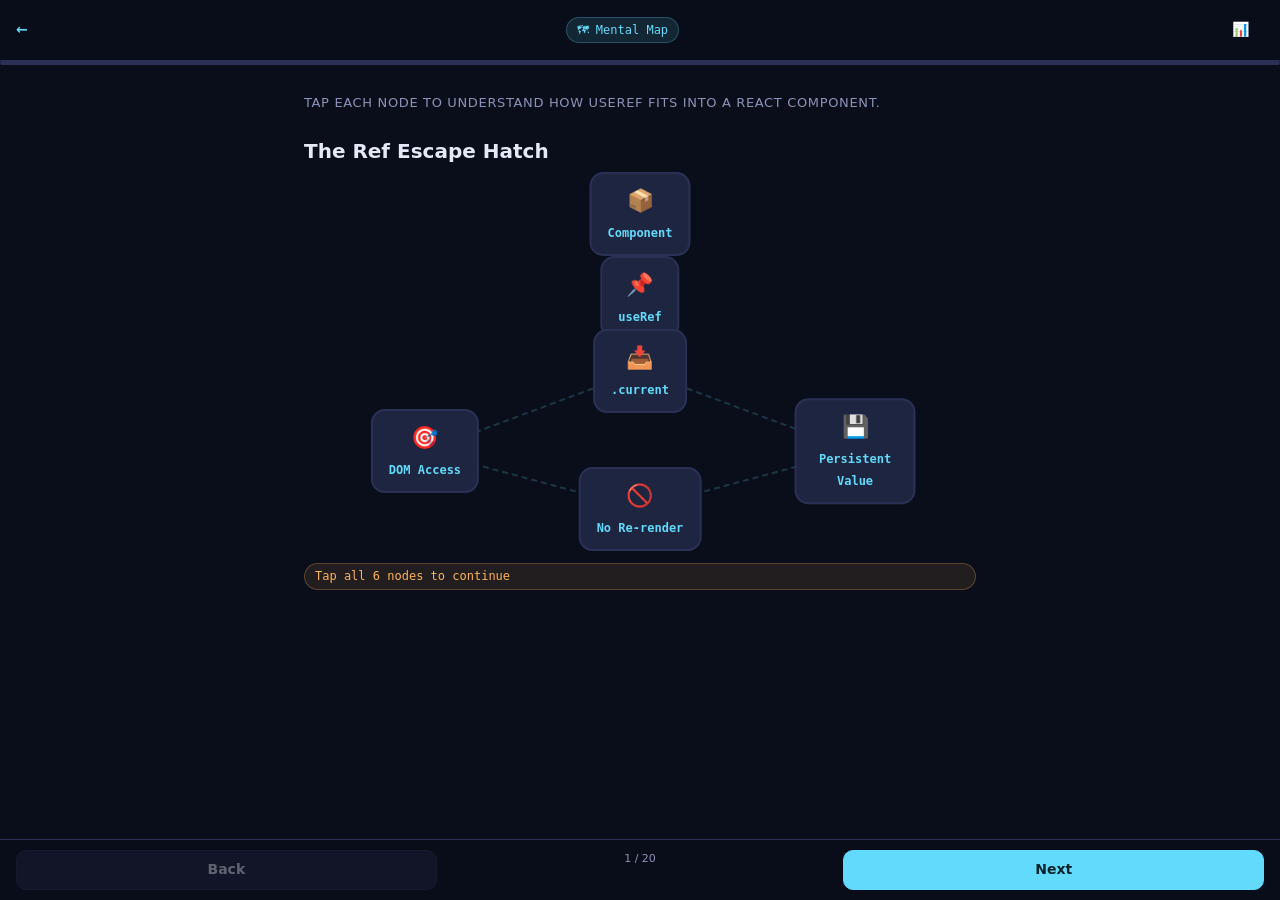
<file: useref.html>
<!DOCTYPE html>
<html lang="en">
<head>
<meta charset="UTF-8">
<meta name="viewport" content="width=device-width,initial-scale=1.0,viewport-fit=cover">
<meta name="theme-color" content="#0a0e1a">
<title>useRef Mastery — Learn React Hooks</title>
<style>
*{box-sizing:border-box;margin:0;padding:0}
:root{
  --bg:#0a0e1a;--bg2:#111627;--card:#181d30;--card2:#1e2540;
  --line:#2a3155;--text:#e4e8f7;--muted:#8b93b8;
  --brand:#61dafb;--brand-dim:rgba(97,218,251,.12);
  --purple:#7c5cff;--green:#4ade80;--red:#f87171;--amber:#ffb454;
  --radius:16px;--mono:ui-monospace,SFMono-Regular,"SF Mono",Menlo,Consolas,monospace;
  --ease:cubic-bezier(.4,0,.2,1);
  --safe-b:env(safe-area-inset-bottom,0px);
}
html{font-size:16px;-webkit-text-size-adjust:100%}
body{font-family:system-ui,-apple-system,"Segoe UI",Roboto,sans-serif;background:var(--bg);color:var(--text);line-height:1.55;min-height:100dvh;display:flex;flex-direction:column;overflow:hidden;-webkit-font-smoothing:antialiased}
#app{display:flex;flex-direction:column;height:100dvh;overflow:hidden}

/* ── Header ── */
.topbar{display:flex;align-items:center;gap:10px;padding:10px 16px;background:rgba(10,14,26,.92);backdrop-filter:blur(12px);border-bottom:1px solid var(--line);z-index:50;flex-shrink:0}
.topbar .back{color:var(--brand);text-decoration:none;font-size:14px;font-weight:600;display:flex;align-items:center;gap:4px}
.topbar .spacer{flex:1}
.topbar .phase-label{font-size:11px;color:var(--muted);text-transform:uppercase;letter-spacing:.06em}
.progress-track{height:4px;background:var(--line);border-radius:2px;flex-shrink:0}
.progress-fill{height:100%;background:linear-gradient(90deg,var(--brand),var(--purple));border-radius:2px;transition:width .4s var(--ease)}

/* ── Screen container ── */
.screen-wrap{flex:1;overflow-y:auto;overflow-x:hidden;scroll-behavior:smooth;-webkit-overflow-scrolling:touch}
.screen{min-height:100%;padding:20px 16px calc(20px + var(--safe-b));display:flex;flex-direction:column;gap:16px;animation:fadeUp .35s var(--ease)}
@keyframes fadeUp{from{opacity:0;transform:translateY(12px)}to{opacity:1;transform:none}}

/* ── Bottom nav ── */
.bottombar{display:flex;gap:8px;padding:10px 16px calc(10px + var(--safe-b));background:rgba(10,14,26,.95);backdrop-filter:blur(12px);border-top:1px solid var(--line);flex-shrink:0;z-index:50}
.bottombar .btn{flex:1}
.bottombar .btn.primary{background:var(--brand);color:#06222c}
.bottombar .btn.primary:disabled{background:var(--line);color:var(--muted)}

/* ── Cards ── */
.card{background:var(--card);border:1px solid var(--line);border-radius:var(--radius);padding:18px;transition:border-color .2s}
.card-header{font-size:13px;text-transform:uppercase;letter-spacing:.05em;color:var(--muted);margin-bottom:10px}
.card-title{font-size:20px;font-weight:700;line-height:1.2;margin-bottom:8px}
.card-text{color:var(--muted);font-size:15px;line-height:1.5}

/* ── Buttons ── */
.btn{appearance:none;border:1px solid var(--line);background:var(--card2);color:var(--text);font:inherit;font-size:15px;font-weight:600;padding:12px 18px;border-radius:12px;cursor:pointer;min-height:48px;transition:all .15s var(--ease);display:inline-flex;align-items:center;justify-content:center;gap:8px;-webkit-tap-highlight-color:transparent;user-select:none}
.btn:active{transform:scale(.97)}
.btn:disabled{opacity:.4;cursor:not-allowed;transform:none}
.btn.sm{min-height:40px;padding:8px 14px;font-size:14px;border-radius:10px}
.btn.primary{background:var(--brand);color:#06222c;border-color:var(--brand);font-weight:700}
.btn.ghost{background:transparent;border-color:transparent;color:var(--brand)}
.btn.danger{background:rgba(248,113,113,.15);border-color:rgba(248,113,113,.3);color:var(--red)}
.btn.success{background:rgba(74,222,128,.15);border-color:rgba(74,222,128,.3);color:var(--green)}
.btn.selected{background:var(--brand);color:#06222c;border-color:var(--brand)}

/* ── Concept Map ── */
.concept-map{position:relative;min-height:320px;margin:8px 0}
.map-node{position:absolute;background:var(--card2);border:2px solid var(--line);border-radius:14px;padding:10px 16px;font-size:14px;font-weight:600;cursor:pointer;transition:all .25s var(--ease);text-align:center;z-index:2;-webkit-tap-highlight-color:transparent}
.map-node:active{transform:scale(.95)}
.map-node.active{border-color:var(--brand);background:var(--brand-dim);box-shadow:0 0 20px rgba(97,218,251,.2)}
.map-node .icon{font-size:22px;display:block;margin-bottom:4px}
.map-node .label{font-family:var(--mono);font-size:12px;color:var(--brand)}
.map-line{position:absolute;z-index:1}
.map-desc{background:var(--card);border:1px solid var(--line);border-radius:12px;padding:14px;font-size:14px;color:var(--muted);animation:fadeUp .25s var(--ease);margin-top:8px}

/* ── Code ── */
pre{background:#080b14;border:1px solid var(--line);border-radius:12px;padding:14px;overflow-x:auto;font-family:var(--mono);font-size:13px;line-height:1.55;margin:0}
code{font-family:var(--mono)}
.hl-kw{color:#c792ea}.hl-fn{color:var(--brand)}.hl-str{color:#c3e88d}.hl-num{color:var(--amber)}.hl-cm{color:#5a6180;font-style:italic}.hl-err{color:var(--red);text-decoration:wavy underline var(--red)}

/* ── Drag/Drop ── */
.drag-zone{display:flex;flex-direction:column;gap:8px}
.drag-item{background:var(--card2);border:2px solid var(--line);border-radius:12px;padding:12px 16px;font-size:15px;cursor:grab;touch-action:none;user-select:none;transition:all .15s var(--ease);display:flex;align-items:center;gap:10px}
.drag-item:active{cursor:grabbing}
.drag-item .handle{color:var(--muted);font-size:18px;flex-shrink:0}
.drag-item.dragging{opacity:.5;border-color:var(--brand)}
.drag-item.over{border-color:var(--brand);background:var(--brand-dim)}
.drag-item.correct{border-color:var(--green);background:rgba(74,222,128,.08)}
.drag-item.wrong{border-color:var(--red);background:rgba(248,113,113,.08)}
.drop-slot{min-height:48px;border:2px dashed var(--line);border-radius:12px;display:flex;align-items:center;justify-content:center;color:var(--muted);font-size:14px;transition:all .15s var(--ease)}
.drop-slot.over{border-color:var(--brand);background:var(--brand-dim)}
.drop-slot.filled{border-style:solid;border-color:var(--brand);background:var(--brand-dim)}

/* ── Match ── */
.match-grid{display:grid;grid-template-columns:1fr 1fr;gap:10px}
.match-item{background:var(--card2);border:2px solid var(--line);border-radius:12px;padding:12px;font-size:14px;cursor:pointer;transition:all .15s var(--ease);text-align:center;min-height:48px;display:flex;align-items:center;justify-content:center}
.match-item.selected{border-color:var(--brand);background:var(--brand-dim)}
.match-item.correct{border-color:var(--green);background:rgba(74,222,128,.1)}
.match-item.wrong{border-color:var(--red);background:rgba(248,113,113,.1)}
.match-item.matched{opacity:.5;pointer-events:none}

/* ── Code Fill ── */
.code-fill{position:relative}
.code-fill input{font-family:var(--mono);font-size:13px;background:rgba(97,218,251,.1);border:1px dashed var(--brand);color:var(--brand);padding:2px 8px;border-radius:6px;width:auto;min-width:80px;outline:none}
.code-fill input:focus{border-style:solid;box-shadow:0 0 0 2px rgba(97,218,251,.2)}
.code-fill input.correct{border-color:var(--green);color:var(--green);background:rgba(74,222,128,.1)}
.code-fill input.wrong{border-color:var(--red);color:var(--red);background:rgba(248,113,113,.1)}

/* ── Spot Bug ── */
.code-lines{list-style:none;font-family:var(--mono);font-size:13px;line-height:1.6}
.code-line{padding:4px 12px;cursor:pointer;border-radius:8px;transition:all .12s;border:2px solid transparent;display:flex;gap:8px}
.code-line:hover,.code-line:active{background:rgba(255,255,255,.04)}
.code-line .ln{color:var(--muted);min-width:20px;text-align:right;user-select:none}
.code-line.selected{border-color:var(--amber);background:rgba(255,180,84,.08)}
.code-line.correct-line{border-color:var(--green);background:rgba(74,222,128,.08)}
.code-line.wrong-line{border-color:var(--red);background:rgba(248,113,113,.08)}

/* ── Inputs ── */
textarea{font:inherit;font-size:15px;padding:14px;border-radius:12px;border:1px solid var(--line);background:var(--bg2);color:var(--text);min-height:100px;width:100%;resize:vertical;line-height:1.5}
textarea:focus{outline:2px solid var(--brand);outline-offset:1px}
input[type="text"]{font:inherit;font-size:16px;padding:12px;border-radius:12px;border:1px solid var(--line);background:var(--bg2);color:var(--text);min-height:48px;width:100%}
input[type="text"]:focus{outline:2px solid var(--brand);outline-offset:1px}

/* ── Feedback ── */
.feedback{border-radius:12px;padding:14px 16px;font-size:14px;line-height:1.5;animation:fadeUp .25s var(--ease)}
.feedback.good{background:rgba(74,222,128,.1);border:1px solid rgba(74,222,128,.3);color:var(--green)}
.feedback.bad{background:rgba(248,113,113,.1);border:1px solid rgba(248,113,113,.3);color:var(--red)}
.feedback.info{background:rgba(97,218,251,.08);border:1px solid rgba(97,218,251,.2);color:var(--brand)}
.feedback .why{color:var(--text);margin-top:6px;font-size:13px}

/* ── Confidence ── */
.confidence-row{display:flex;gap:6px;flex-wrap:wrap}
.conf-btn{flex:1;min-width:0}

/* ── Dashboard ── */
.dash-overlay{position:fixed;inset:0;background:rgba(0,0,0,.6);z-index:100;display:flex;justify-content:flex-end;animation:fadeIn .2s}
@keyframes fadeIn{from{opacity:0}to{opacity:1}}
.dash-panel{width:min(380px,90vw);background:var(--bg2);border-left:1px solid var(--line);padding:20px;overflow-y:auto;animation:slideLeft .3s var(--ease)}
@keyframes slideLeft{from{transform:translateX(100%)}to{transform:none}}
.dash-section{margin-bottom:20px}
.dash-title{font-size:18px;font-weight:700;margin-bottom:14px}
.dash-stat{display:flex;justify-content:space-between;align-items:center;padding:8px 0;border-bottom:1px solid rgba(255,255,255,.05)}
.dash-stat .label{color:var(--muted);font-size:14px}
.dash-stat .value{font-family:var(--mono);font-weight:700;font-size:15px}
.meter{height:8px;background:var(--line);border-radius:4px;overflow:hidden;margin-top:6px}
.meter-fill{height:100%;border-radius:4px;transition:width .5s var(--ease)}
.meter-fill.brand{background:var(--brand)}
.meter-fill.green{background:var(--green)}
.meter-fill.amber{background:var(--amber)}
.meter-fill.red{background:var(--red)}
.weak-list{list-style:none;display:flex;flex-direction:column;gap:6px}
.weak-item{background:var(--card);border:1px solid var(--line);border-radius:10px;padding:10px 12px;font-size:13px;display:flex;justify-content:space-between;align-items:center}

/* ── Pill / Tag ── */
.pill{font-family:var(--mono);font-size:12px;padding:3px 10px;border-radius:999px;display:inline-flex;align-items:center;gap:4px}
.pill.brand{background:var(--brand-dim);color:var(--brand);border:1px solid rgba(97,218,251,.25)}
.pill.green{background:rgba(74,222,128,.1);color:var(--green);border:1px solid rgba(74,222,128,.25)}
.pill.amber{background:rgba(255,180,84,.1);color:var(--amber);border:1px solid rgba(255,180,84,.25)}
.pill.red{background:rgba(248,113,113,.1);color:var(--red);border:1px solid rgba(248,113,113,.25)}
.pill.purple{background:rgba(124,92,255,.1);color:var(--purple);border:1px solid rgba(124,92,255,.25)}

/* ── Choice grid ── */
.choices{display:flex;flex-direction:column;gap:8px}
.choice{background:var(--card2);border:2px solid var(--line);border-radius:12px;padding:14px 16px;cursor:pointer;transition:all .15s var(--ease);font-size:15px;text-align:left;-webkit-tap-highlight-color:transparent}
.choice:active{transform:scale(.98)}
.choice.selected{border-color:var(--brand);background:var(--brand-dim)}
.choice.correct{border-color:var(--green);background:rgba(74,222,128,.1)}
.choice.wrong{border-color:var(--red);background:rgba(248,113,113,.1)}
.choice code{font-size:13px;background:rgba(255,255,255,.06);padding:1px 6px;border-radius:4px}

/* ── Scenario box ── */
.scenario{background:linear-gradient(135deg,var(--card) 0%,var(--card2) 100%);border:1px solid var(--line);border-radius:var(--radius);padding:18px;position:relative;overflow:hidden}
.scenario::before{content:"";position:absolute;top:0;left:0;right:0;height:3px;background:linear-gradient(90deg,var(--purple),var(--brand))}
.scenario-label{font-size:11px;text-transform:uppercase;letter-spacing:.08em;color:var(--purple);margin-bottom:8px}
.scenario-text{font-size:15px;line-height:1.55}

/* ── Key concepts ── */
.key-concepts{display:flex;flex-wrap:wrap;gap:6px;margin-top:8px}
.kc{font-size:12px;padding:4px 10px;border-radius:8px;border:1px solid var(--line);color:var(--muted);transition:all .2s}
.kc.found{border-color:var(--green);color:var(--green);background:rgba(74,222,128,.08)}
.kc.missing{border-color:var(--amber);color:var(--amber);background:rgba(255,180,84,.08)}

/* ── Misc ── */
.divider{height:1px;background:var(--line);margin:4px 0}
.gap-sm{gap:8px}.gap-md{gap:12px}.gap-lg{gap:16px}
.flex-col{display:flex;flex-direction:column}
.flex-row{display:flex;align-items:center}
.flex-wrap{flex-wrap:wrap}
.text-center{text-align:center}
.text-sm{font-size:13px}.text-xs{font-size:11px}
.mt-xs{margin-top:4px}.mt-sm{margin-top:8px}.mt-md{margin-top:12px}
.w-full{width:100%}
.mono{font-family:var(--mono)}
.brand{color:var(--brand)}.green{color:var(--green)}.red{color:var(--red)}.amber{color:var(--amber)}.purple{color:var(--purple)}
.kbd{display:inline-flex;align-items:center;justify-content:center;min-width:24px;height:24px;padding:0 6px;background:var(--card2);border:1px solid var(--line);border-radius:6px;font-family:var(--mono);font-size:11px;color:var(--muted)}

@media(min-width:600px){
  .screen{padding:28px 24px 40px;max-width:640px;margin:0 auto}
  .match-grid{gap:14px}
}
@media(min-width:900px){
  .screen{max-width:720px}
}
</style>
</head>
<body>
<div id="app"></div>
<script>
(function(){
"use strict";

/* ═══════════════════════════════════════════
   CONTENT DATA — useRef mastery screens
   ═══════════════════════════════════════════ */

const PHASES = [
  {id:"map",name:"Mental Map",icon:"\u{1F5FA}"},
  {id:"predict",name:"Predict",icon:"\u{1F914}"},
  {id:"learn",name:"Learn",icon:"\u{1F4A1}"},
  {id:"build",name:"Build",icon:"\u{1F6E0}"},
  {id:"recall",name:"Recall",icon:"\u{1F9E0}"},
  {id:"edge",name:"Edge Cases",icon:"\u{26A0}"},
  {id:"teach",name:"Teach",icon:"\u{1F4AC}"},
  {id:"real",name:"Real World",icon:"\u{1F30D}"},
  {id:"challenge",name:"Challenge",icon:"\u{1F525}"},
  {id:"mastery",name:"Mastery",icon:"\u{1F3C6}"}
];

const STEPS = [

// ── Phase 0: MENTAL MAP ──
{
  id:"map1", phase:0, type:"map",
  title:"The Ref Escape Hatch",
  subtitle:"Tap each node to understand how useRef fits into a React component.",
  nodes:[
    {id:"component",x:50,y:6,icon:"\u{1F4E6}",label:"Component",desc:"A function that returns UI. Runs again on every render — but refs survive between runs."},
    {id:"useref",x:50,y:32,icon:"\u{1F4CC}",label:"useRef",desc:"Creates a persistent mutable container. Returns the same object on every render."},
    {id:"current",x:50,y:55,icon:"\u{1F4E5}",label:".current",desc:"The single property on a ref object. You read and write this freely — it's your escape hatch from React's rules."},
    {id:"dom",x:18,y:80,icon:"\u{1F3AF}",label:"DOM Access",desc:"Attach a ref to a JSX element via the ref attribute. After render, ref.current points to the real DOM node."},
    {id:"persist",x:82,y:80,icon:"\u{1F4BE}",label:"Persistent Value",desc:"Store any mutable value (timer IDs, previous props, counters) that should NOT trigger a re-render when changed."},
    {id:"norerender",x:50,y:98,icon:"\u{1F6AB}",label:"No Re-render",desc:"Unlike useState, changing ref.current never causes a re-render. React doesn't even know it changed."}
  ],
  edges:[["component","useref"],["useref","current"],["current","dom"],["current","persist"],["dom","norerender"],["persist","norerender"]]
},

// ── Phase 1: PREDICT ──
{
  id:"pred1", phase:1, type:"predict",
  question:"You need to store a timer ID so you can cancel it later, but you don't want changing it to re-render. What would you use?",
  choices:[
    {text:"A regular local variable inside the component",correct:false},
    {text:"useState to store the timer ID",correct:false},
    {text:"useRef to store the timer ID",correct:true}
  ],
  reveal:"useRef is perfect here. A local variable resets every render, so you'd lose the timer ID. useState would work but would trigger an unnecessary re-render every time you save a new timer ID. useRef persists the value without re-rendering — exactly what you need for background bookkeeping.",
  why_others:[
    "A local variable is destroyed and recreated each time the component function runs. The timer ID from the previous render would be gone.",
    "useState would preserve the value, but calling the setter triggers a re-render. Storing a timer ID doesn't affect what the user sees, so re-rendering is wasted work."
  ]
},
{
  id:"pred2", phase:1, type:"predict",
  question:"How do you access a raw DOM element (like to focus an input) in React?",
  choices:[
    {text:"Use document.querySelector to find it by class or ID",correct:false},
    {text:"Create a ref with useRef and attach it to the element via the ref attribute",correct:true},
    {text:"Access it through the event object only",correct:false}
  ],
  reveal:"React manages the DOM for you, so reaching in with querySelector is fragile — elements may not exist yet or may change identity between renders. Instead, you create a ref with useRef(), pass it as the ref prop on a JSX element, and React fills in ref.current with the actual DOM node after rendering.",
  why_others:[
    "querySelector works but bypasses React. It's fragile, can grab wrong elements, and won't work during server rendering. The React way is refs.",
    "The event object (e.target) gives you the element that triggered the event, but you can't use it for elements that weren't just interacted with — like focusing a different input on mount."
  ]
},

// ── Phase 2: LEARN (tiny chunks) ──
{
  id:"chunk1", phase:2, type:"info",
  title:"useRef creates a persistent box",
  visual:"code",
  code:'<span class="hl-kw">const</span> myRef = <span class="hl-fn">useRef</span>(<span class="hl-num">0</span>);\n\n<span class="hl-cm">// myRef is always the same object: { current: 0 }</span>\n<span class="hl-cm">// You can read it:  myRef.current</span>\n<span class="hl-cm">// You can write it: myRef.current = 42</span>',
  points:[
    "<b>useRef(initialValue)</b> — creates an object <code>{ current: initialValue }</code>",
    "Unlike useState, it returns a <b>plain object</b>, not an array",
    "React returns the <b>same object</b> on every render — it persists across re-renders"
  ],
  key_idea:"Think of useRef as a box with a single shelf labeled .current. You can put anything on that shelf, and React will never touch it or react to changes."
},
{
  id:"chunk2", phase:2, type:"info",
  title:"Changing .current does NOT re-render",
  visual:"flow",
  flow_steps:["You write ref.current = newValue","The value is stored immediately","React does NOT know it changed","No re-render is triggered","The screen stays exactly the same"],
  key_idea:"This is the key difference from useState. State changes trigger re-renders; ref changes are invisible to React. That makes refs perfect for values that shouldn't affect what the user sees."
},
{
  id:"chunk3", phase:2, type:"info",
  title:"Attaching refs to DOM elements",
  visual:"code",
  code:'<span class="hl-kw">function</span> <span class="hl-fn">TextInput</span>() {\n  <span class="hl-kw">const</span> inputRef = <span class="hl-fn">useRef</span>(<span class="hl-kw">null</span>);\n\n  <span class="hl-kw">function</span> <span class="hl-fn">handleClick</span>() {\n    inputRef.current.<span class="hl-fn">focus</span>();\n  }\n\n  <span class="hl-kw">return</span> (\n    &lt;&gt;\n      &lt;input <span class="hl-fn">ref</span>={inputRef} /&gt;\n      &lt;button <span class="hl-fn">onClick</span>={handleClick}&gt;Focus&lt;/button&gt;\n    &lt;/&gt;\n  );\n}',
  points:[
    "Pass <code>ref={myRef}</code> on a JSX element",
    "After React renders the element, <code>myRef.current</code> is set to the real DOM node",
    "Initialize with <b>null</b> because the DOM node doesn't exist yet when useRef runs"
  ],
  key_idea:"When you attach a ref to a JSX element, React automatically sets ref.current to the DOM node after mount, and back to null when unmounted."
},

// ── Phase 3: BUILD (active construction) ──
{
  id:"build1", phase:3, type:"order",
  title:"Ref vs. State: the update lifecycle",
  instruction:"Arrange these steps in the correct order for what happens when you write ref.current = newValue inside an event handler.",
  items:[
    {id:"a",text:"User triggers an event (e.g., clicks a button)"},
    {id:"b",text:"Event handler runs"},
    {id:"c",text:"ref.current is updated immediately in place"},
    {id:"d",text:"The handler finishes"},
    {id:"e",text:"No re-render is scheduled"},
    {id:"f",text:"Screen stays the same (ref change is silent)"}
  ],
  correct_order:["a","b","c","d","e","f"],
  feedback:"This is the key difference from state. With setState, step 5 would be 'React schedules a re-render' and step 6 would be 'screen updates.' With refs, nothing re-renders — the value is stored silently. This is why refs are perfect for bookkeeping values like timer IDs or previous-render snapshots."
},
{
  id:"build2", phase:3, type:"fill",
  title:"Complete the useRef + focus pattern",
  instruction:"Fill in the blanks to create a ref, attach it to an input, and focus on button click.",
  template:'<span class="hl-kw">function</span> <span class="hl-fn">SearchBar</span>() {\n  <span class="hl-kw">const</span> inputRef = <span class="hl-fn">____1____</span>(____2____);\n\n  <span class="hl-kw">function</span> <span class="hl-fn">focusInput</span>() {\n    inputRef.____3____.<span class="hl-fn">____4____</span>();\n  }\n\n  <span class="hl-kw">return</span> (\n    &lt;&gt;\n      &lt;input ____5____={inputRef} /&gt;\n      &lt;button onClick={focusInput}&gt;Search&lt;/button&gt;\n    &lt;/&gt;\n  );\n}',
  blanks:[
    {id:"1",answer:"useRef",hint:"the hook name",accept:["useRef"]},
    {id:"2",answer:"null",hint:"initial value for DOM ref",accept:["null"]},
    {id:"3",answer:"current",hint:"the property on a ref",accept:["current"]},
    {id:"4",answer:"focus",hint:"DOM method to focus",accept:["focus"]},
    {id:"5",answer:"ref",hint:"JSX attribute for refs",accept:["ref"]}
  ],
  feedback:"The pattern is: (1) create with useRef(null), (2) attach via ref={myRef}, (3) access the DOM node via myRef.current, (4) call DOM methods like .focus(). The null initial value is conventional for DOM refs because the element doesn't exist until after the first render."
},
{
  id:"build3", phase:3, type:"match",
  title:"When to use useRef vs useState",
  instruction:"Match each scenario to the correct hook.",
  left:[
    {id:"a",text:"Store a timer/interval ID"},
    {id:"b",text:"Track the current input value shown on screen"},
    {id:"c",text:"Remember a previous prop value"},
    {id:"d",text:"Toggle a dropdown open/closed"}
  ],
  right:[
    {id:"w",text:"useRef — no re-render needed"},
    {id:"x",text:"useState — must update the screen"},
    {id:"y",text:"useRef — silent bookkeeping"},
    {id:"z",text:"useState — UI must reflect the change"}
  ],
  pairs:[["a","w"],["b","x"],["c","y"],["d","z"]],
  feedback:"The rule of thumb: if the value needs to show up on screen, use useState. If it's background bookkeeping (timer IDs, previous values, DOM nodes, mutable flags), use useRef. Refs are for values React doesn't need to know about."
},

// ── Phase 4: RECALL ──
{
  id:"recall1", phase:4, type:"recall",
  question:"What property do you read and write on a ref object?",
  key_concepts:["current",".current property"],
  accept_patterns:["current",".current","dot current"],
  feedback:"A ref object has exactly one property: .current. You read it with ref.current and write it with ref.current = newValue. React never touches this value — it's entirely yours to manage."
},
{
  id:"recall2", phase:4, type:"predict",
  question:"You update ref.current inside an event handler. Does the screen change?",
  choices:[
    {text:"Yes — React detects the change and re-renders",correct:false},
    {text:"No — ref changes are invisible to React, so no re-render happens",correct:true},
    {text:"Only if the ref is attached to a DOM element",correct:false}
  ],
  reveal:"Changing ref.current never triggers a re-render. React doesn't watch refs — it doesn't even know the value changed. The screen will only update if something else (like a state change) causes a re-render. This is by design: refs are the escape hatch for mutable values that shouldn't affect rendering.",
  why_others:[
    "React has no mechanism to detect ref.current changes. There are no observers or proxies — it's a plain JavaScript object.",
    "Whether the ref is attached to a DOM element or holds a plain value doesn't matter. Either way, mutating .current never re-renders."
  ]
},

// ── Phase 5: EDGE CASES ──
{
  id:"edge1", phase:5, type:"spot",
  title:"Reading ref.current too early",
  instruction:"This component crashes or shows null. Tap the line with the problem.",
  lines:[
    {num:1,code:'function MeasureBox() {',bug:false},
    {num:2,code:'  const boxRef = useRef(null);',bug:false},
    {num:3,code:'  const width = boxRef.current.offsetWidth;',bug:true},
    {num:4,code:'',bug:false},
    {num:5,code:'  return <div ref={boxRef}>Hello</div>;',bug:false},
    {num:6,code:'}',bug:false}
  ],
  explanation:"Line 3 reads boxRef.current during render, but at that point the DOM element hasn't been created yet — boxRef.current is still null. Accessing .offsetWidth on null crashes. The fix: move the measurement into a useEffect (which runs after render) or an event handler.",
  misconception:"It's tempting to think the ref is available as soon as you declare it. But React hasn't rendered the JSX yet when your component body runs. The DOM node is only attached to ref.current AFTER the return statement's JSX is rendered to the page.",
  fix_code:'<span class="hl-fn">useEffect</span>(() =&gt; {\n  <span class="hl-kw">const</span> width = boxRef.current.offsetWidth;\n  <span class="hl-cm">// now it\'s safe — DOM exists</span>\n}, []);'
},
{
  id:"edge2", phase:5, type:"spot",
  title:"Using ref when state is needed",
  instruction:"The counter display never changes when the button is clicked. Tap the line causing the issue.",
  lines:[
    {num:1,code:'function Counter() {',bug:false},
    {num:2,code:'  const count = useRef(0);',bug:true},
    {num:3,code:'',bug:false},
    {num:4,code:'  function increment() {',bug:false},
    {num:5,code:'    count.current += 1;',bug:false},
    {num:6,code:'  }',bug:false},
    {num:7,code:'',bug:false},
    {num:8,code:'  return (',bug:false},
    {num:9,code:'    <button onClick={increment}>{count.current}</button>',bug:false},
    {num:10,code:'  );',bug:false},
    {num:11,code:'}',bug:false}
  ],
  explanation:"Line 2 uses useRef instead of useState. The value IS being incremented (count.current goes up), but since ref changes don't trigger re-renders, React never re-runs the component, so the displayed number never updates. If a value needs to show on screen, you must use useState.",
  misconception:"The code 'works' internally — count.current really does hold the updated number. But the screen is frozen because React doesn't know anything changed. The rule: if it affects what the user sees, use state, not a ref.",
  fix_code:'<span class="hl-kw">const</span> [count, setCount] = <span class="hl-fn">useState</span>(<span class="hl-num">0</span>);\n\n<span class="hl-kw">function</span> <span class="hl-fn">increment</span>() {\n  <span class="hl-fn">setCount</span>(c =&gt; c + <span class="hl-num">1</span>);\n}'
},

// ── Phase 6: TEACH ──
{
  id:"teach1", phase:6, type:"explain",
  prompt:"A colleague asks: \"Why does useRef not cause re-renders, and when is that actually useful?\" Write your explanation below.",
  key_concepts:["no re-render","mutable","persists between renders","DOM access","timer ID","previous value"],
  min_words:15,
  model_answer:"useRef returns a plain JavaScript object with a .current property. React doesn't track changes to this object — there's no setter function to signal an update, so mutating .current is invisible to React. This is useful when you need to remember a value between renders (like a timer ID, a previous prop value, or a render count) but changing that value shouldn't update what the user sees. It's also the standard way to get direct access to DOM elements for imperative operations like focusing an input or measuring dimensions."
},

// ── Phase 7: REAL WORLD ──
{
  id:"real1", phase:7, type:"scenario",
  label:"Auto-focus on Mount",
  situation:"You're building a search page. The product manager wants the search input to be automatically focused when the page loads, so users can start typing immediately. A junior developer wrote this:",
  code:'function SearchPage() {\n  return (\n    <div>\n      <input autoFocus placeholder="Search..." />\n      <SearchResults />\n    </div>\n  );\n}',
  question:"The autoFocus attribute works here, but your tech lead says to use useRef instead. Why might that be better?",
  choices:[
    {text:"useRef + useEffect gives you more control: you can focus conditionally, delay the focus, or re-focus after other events",correct:true},
    {text:"autoFocus is not valid in React",correct:false},
    {text:"autoFocus causes performance problems",correct:false}
  ],
  reveal:"autoFocus is valid in React and works fine for simple cases. But useRef gives you programmatic control — you can focus based on conditions, re-focus after a modal closes, focus after data loads, or combine with scrollIntoView. The ref pattern is:\n\nconst inputRef = useRef(null);\nuseEffect(() => { inputRef.current.focus(); }, []);\n\nThis is more flexible and is the standard approach in production apps.",
  why_others:[
    "autoFocus is perfectly valid in React — it maps to the HTML autofocus attribute.",
    "autoFocus has no meaningful performance cost. The advantage of refs is flexibility, not performance."
  ]
},
{
  id:"real2", phase:7, type:"scenario",
  label:"Previous Value Pattern",
  situation:"You're building a price tracker. Each time the price updates, you want to show whether it went up or down compared to the last value. You need to store 'what the price was last render' without triggering an extra re-render.",
  code:'function PriceDisplay({ price }) {\n  const prevPrice = useRef(price);\n\n  useEffect(() => {\n    prevPrice.current = price;\n  });\n\n  const direction = price > prevPrice.current\n    ? "up" : price < prevPrice.current\n    ? "down" : "same";\n\n  return <span className={direction}>${price}</span>;\n}',
  question:"Why does this pattern use useRef instead of useState for the previous price?",
  choices:[
    {text:"Using useState would cause an infinite loop of re-renders — setting state in useEffect triggers another render, which triggers another effect, and so on",correct:false},
    {text:"useRef avoids a wasteful extra re-render. The previous price is just bookkeeping — it doesn't need to trigger a screen update on its own",correct:true},
    {text:"useState can't hold numbers",correct:false}
  ],
  reveal:"The previous price is bookkeeping — you only read it to compute the direction arrow, which is already being computed during the current render (triggered by the NEW price arriving as a prop). Using useState would work and wouldn't infinite-loop (because the effect has no dependency array issue here), but it would cause an unnecessary extra re-render every time the price changes just to store the old value. useRef stores it silently.",
  why_others:[
    "useState in a useEffect without proper deps could cause issues, but the real reason to avoid it here is the wasteful extra re-render. The effect runs after render, so the comparison still works correctly with useRef.",
    "useState can absolutely hold numbers. The choice between ref and state isn't about what types they hold — it's about whether changes should re-render."
  ]
},

// ── Phase 8: CHALLENGE ──
{
  id:"chal1", phase:8, type:"fill", difficulty:4,
  title:"Build a stopwatch with useRef",
  instruction:"Complete the stopwatch. The interval ID must be stored in a ref so it persists and can be cleared without re-rendering.",
  template:'<span class="hl-kw">function</span> <span class="hl-fn">Stopwatch</span>() {\n  <span class="hl-kw">const</span> [seconds, setSeconds] = <span class="hl-fn">useState</span>(<span class="hl-num">0</span>);\n  <span class="hl-kw">const</span> intervalRef = <span class="hl-fn">____1____</span>(____2____);\n\n  <span class="hl-kw">function</span> <span class="hl-fn">start</span>() {\n    intervalRef.____3____ = <span class="hl-fn">setInterval</span>(() =&gt; {\n      <span class="hl-fn">setSeconds</span>(s =&gt; s + <span class="hl-num">1</span>);\n    }, <span class="hl-num">1000</span>);\n  }\n\n  <span class="hl-kw">function</span> <span class="hl-fn">stop</span>() {\n    <span class="hl-fn">____4____</span>(intervalRef.____3____);\n  }\n}',
  blanks:[
    {id:"1",answer:"useRef",hint:"the hook for persistent mutable values",accept:["useRef"]},
    {id:"2",answer:"null",hint:"initial value (no interval yet)",accept:["null","0","undefined"]},
    {id:"3",answer:"current",hint:"the property on a ref object",accept:["current"]},
    {id:"4",answer:"clearInterval",hint:"function to stop an interval",accept:["clearInterval"]}
  ],
  feedback:"This is the classic useRef use case. The interval ID must persist across renders (so a local variable won't work) but changing it shouldn't re-render (so useState is overkill). useRef is the perfect middle ground: persistent but silent."
},
{
  id:"chal2", phase:8, type:"predict", difficulty:4,
  question:"(Interleaved review) Consider this code:\n\nconst [count, setCount] = useState(0);\nconst countRef = useRef(0);\n\nfunction handleClick() {\n  setCount(count + 1);\n  countRef.current += 1;\n  console.log(count, countRef.current);\n}\n\nAfter clicking the button once (when count is 0), what is logged?",
  choices:[
    {text:"1, 1",correct:false},
    {text:"0, 1",correct:true},
    {text:"0, 0",correct:false}
  ],
  reveal:"count is still 0 in this render — setCount schedules an update for the NEXT render, but doesn't change count in the current scope. However, countRef.current is mutated immediately and synchronously — it becomes 1 right away. This perfectly illustrates the difference: state is a snapshot, refs are mutable in real time.",
  why_others:[
    "count won't be 1 until the next render. In the current function call, count is captured as 0 via closure. The setter doesn't change the local variable.",
    "countRef.current IS changed immediately — unlike state, ref mutations are synchronous. So it's 1, not 0."
  ]
},

// ── Phase 8 continued: Interleaved ──
{
  id:"interleave1", phase:8, type:"predict",
  question:"(Interleaved review) Going back to the mental map: which of these are valid reasons to choose useRef over useState?",
  choices:[
    {text:"You need the value to appear on screen and update when it changes",correct:false},
    {text:"You need a value that persists between renders but doesn't cause re-renders when changed",correct:true},
    {text:"You want React to batch updates to this value",correct:false}
  ],
  reveal:"useRef is for values that need to survive re-renders but shouldn't trigger them. If the value needs to show up in the UI, you need useState. React's batching only applies to state updates — refs are mutated synchronously outside of React's update system.",
  why_others:[
    "If the value must appear on screen, you need state. Ref changes are invisible to React, so the UI won't update.",
    "React batches state updates (setState calls). Refs are plain object mutations — React doesn't batch or manage them at all."
  ]
},

// ── Phase 9: MASTERY ──
{
  id:"mastery1", phase:9, type:"dashboard"
}
];

/* ═══════════════════════════════════════════
   LEARNING ENGINE
   ═══════════════════════════════════════════ */

const APP = {
  step: 0,
  scores: {},
  confidence: {},
  attempts: {},
  times: {},
  startTime: Date.now(),
  stepStart: Date.now(),
  showDashboard: false,
  gateOpen: {},
  mapVisited: {}
};

function save(){
  try{
    localStorage.setItem("useRef_mastery",JSON.stringify({
      step:APP.step,scores:APP.scores,confidence:APP.confidence,
      attempts:APP.attempts,times:APP.times,gateOpen:APP.gateOpen
    }));
  }catch(e){}
}
function load(){
  try{
    const d=JSON.parse(localStorage.getItem("useRef_mastery"));
    if(d){Object.assign(APP,d);APP.stepStart=Date.now();}
  }catch(e){}
}
load();

function totalSteps(){return STEPS.length}
function pct(){return Math.round((APP.step/(totalSteps()-1))*100)}
function phaseOf(i){return STEPS[i]?PHASES[STEPS[i].phase]:PHASES[0]}
function isGated(i){
  const s=STEPS[i];
  if(!s)return false;
  return["predict","order","fill","match","spot","recall","explain","scenario"].includes(s.type);
}

function accuracy(){
  const ids=Object.keys(APP.scores);
  if(!ids.length)return 0;
  return Math.round(ids.reduce((s,k)=>s+APP.scores[k],0)/ids.length*100);
}

function weakAreas(){
  const weak=[];
  Object.keys(APP.scores).forEach(k=>{
    if(APP.scores[k]<1){
      const st=STEPS.find(s=>s.id===k);
      if(st)weak.push({id:k,title:st.title||st.question?.slice(0,40)+"...",score:APP.scores[k]});
    }
  });
  return weak;
}

/* ═══════════════════════════════════════════
   RENDERERS
   ═══════════════════════════════════════════ */

function render(){
  APP.stepStart=Date.now();
  const app=document.getElementById("app");
  const step=STEPS[APP.step];
  const ph=phaseOf(APP.step);

  app.innerHTML=`
    <div class="topbar">
      <a class="back" href="index.html">←</a>
      <span class="spacer"></span>
      <span class="pill brand">${ph.icon} ${ph.name}</span>
      <span class="spacer"></span>
      <button class="btn sm ghost" onclick="toggleDash()">\u{1F4CA}</button>
    </div>
    <div class="progress-track"><div class="progress-fill" style="width:${pct()}%"></div></div>
    <div class="screen-wrap" id="sw"><div class="screen" id="scr"></div></div>
    <div class="bottombar">
      <button class="btn sm" onclick="prev()" ${APP.step===0?"disabled":""}>Back</button>
      <span class="text-xs" style="color:var(--muted);text-align:center;flex:1">${APP.step+1} / ${totalSteps()}</span>
      <button class="btn sm primary" id="next-btn" onclick="next()" ${canAdvance()?"":isGated(APP.step)?"disabled":""}>
        ${APP.step>=totalSteps()-1?"Finish":"Next"}
      </button>
    </div>`;

  const scr=document.getElementById("scr");
  const R=RENDERERS[step.type];
  if(R)R(scr,step);
  else scr.innerHTML=`<div class="card"><div class="card-title">Unknown step type: ${step.type}</div></div>`;

  if(APP.showDashboard)showDashOverlay();
  save();
}

function canAdvance(){
  const s=STEPS[APP.step];
  return !isGated(APP.step)||APP.gateOpen[s.id];
}

function unlock(){
  APP.gateOpen[STEPS[APP.step].id]=true;
  const nb=document.getElementById("next-btn");
  if(nb)nb.disabled=false;
}

function prev(){if(APP.step>0){APP.step--;render();}}
function next(){if(APP.step<totalSteps()-1&&canAdvance()){APP.step++;render();}}

window.prev=prev;window.next=next;

document.addEventListener("keydown",e=>{
  if(e.target.tagName==="INPUT"||e.target.tagName==="TEXTAREA")return;
  if(e.key==="ArrowRight"||e.key==="n")next();
  if(e.key==="ArrowLeft"||e.key==="p")prev();
  if(e.key==="d")toggleDash();
});

/* ── Dashboard overlay ── */
function toggleDash(){
  APP.showDashboard=!APP.showDashboard;
  if(APP.showDashboard)showDashOverlay();
  else{const o=document.querySelector(".dash-overlay");if(o)o.remove();}
}
window.toggleDash=toggleDash;

function showDashOverlay(){
  let o=document.querySelector(".dash-overlay");
  if(o)o.remove();
  const elapsed=Math.round((Date.now()-APP.startTime)/1000);
  const mins=Math.floor(elapsed/60);
  const secs=elapsed%60;
  const acc=accuracy();
  const weak=weakAreas();
  const completed=Object.keys(APP.scores).length;
  const total=STEPS.filter(s=>isGated(STEPS.indexOf(s))).length;

  o=document.createElement("div");
  o.className="dash-overlay";
  o.onclick=e=>{if(e.target===o)toggleDash();};
  o.innerHTML=`
    <div class="dash-panel">
      <div style="display:flex;justify-content:space-between;align-items:center;margin-bottom:16px">
        <div class="dash-title">\u{1F4CA} Mastery Dashboard</div>
        <button class="btn sm ghost" onclick="toggleDash()">✕</button>
      </div>

      <div class="dash-section">
        <div class="dash-stat"><span class="label">Progress</span><span class="value">${pct()}%</span></div>
        <div class="meter"><div class="meter-fill brand" style="width:${pct()}%"></div></div>
      </div>

      <div class="dash-section">
        <div class="dash-stat"><span class="label">Accuracy</span><span class="value ${acc>=80?"green":acc>=50?"amber":"red"}">${acc}%</span></div>
        <div class="meter"><div class="meter-fill ${acc>=80?"green":acc>=50?"amber":"red"}" style="width:${acc}%"></div></div>
      </div>

      <div class="dash-section">
        <div class="dash-stat"><span class="label">Questions answered</span><span class="value">${completed} / ${total}</span></div>
        <div class="dash-stat"><span class="label">Time spent</span><span class="value">${mins}m ${secs}s</span></div>
        <div class="dash-stat"><span class="label">Current phase</span><span class="value">${phaseOf(APP.step).name}</span></div>
      </div>

      ${weak.length?`
      <div class="dash-section">
        <div style="font-size:14px;font-weight:600;color:var(--amber);margin-bottom:8px">⚠ Needs reinforcement</div>
        <ul class="weak-list">
          ${weak.map(w=>`<li class="weak-item"><span>${w.title}</span><span class="pill red">${Math.round(w.score*100)}%</span></li>`).join("")}
        </ul>
      </div>`:""}

      <div class="dash-section">
        <div style="font-size:14px;font-weight:600;margin-bottom:8px">Phase progress</div>
        ${PHASES.slice(0,-1).map((ph,i)=>{
          const stepsInPhase=STEPS.filter(s=>s.phase===i);
          const doneInPhase=stepsInPhase.filter(s=>APP.gateOpen[s.id]||!isGated(STEPS.indexOf(s))).length;
          const phPct=stepsInPhase.length?Math.round(doneInPhase/stepsInPhase.length*100):0;
          return`<div class="dash-stat"><span class="label">${ph.icon} ${ph.name}</span><span class="value">${phPct}%</span></div>`;
        }).join("")}
      </div>

      <button class="btn w-full" onclick="resetProgress()" style="margin-top:8px">\u{1F504} Reset progress</button>
    </div>`;
  document.getElementById("app").appendChild(o);
}

function resetProgress(){
  if(confirm("Reset all progress?")){
    APP.step=0;APP.scores={};APP.confidence={};APP.attempts={};APP.times={};APP.gateOpen={};APP.mapVisited={};
    APP.showDashboard=false;
    localStorage.removeItem("useRef_mastery");
    render();
  }
}
window.resetProgress=resetProgress;

/* ═══════════════════════════════════════════
   SCREEN TYPE RENDERERS
   ═══════════════════════════════════════════ */

const RENDERERS={

/* ── Concept Map ── */
map(el,step){
  let html=`<div class="card-header">${step.subtitle}</div>
    <div class="card-title">${step.title}</div>
    <div class="concept-map" id="cmap">`;
  step.nodes.forEach(n=>{
    const visited=APP.mapVisited[n.id];
    html+=`<div class="map-node ${visited?"active":""}" style="left:${n.x}%;top:${n.y}%;transform:translate(-50%,-50%)" data-node="${n.id}">
      <span class="icon">${n.icon}</span>
      <span class="label">${n.label}</span>
    </div>`;
  });
  html+=`</div><div id="map-desc"></div>`;
  const allVisited=step.nodes.every(n=>APP.mapVisited[n.id]);
  if(!allVisited)html+=`<div class="pill amber mt-sm">Tap all ${step.nodes.length} nodes to continue</div>`;
  el.innerHTML=html;

  const cmap=document.getElementById("cmap");
  drawMapLines(cmap,step);

  cmap.querySelectorAll(".map-node").forEach(nd=>{
    nd.onclick=()=>{
      const nid=nd.dataset.node;
      APP.mapVisited[nid]=true;
      nd.classList.add("active");
      const info=step.nodes.find(n=>n.id===nid);
      document.getElementById("map-desc").innerHTML=`<div class="map-desc"><b>${info.label}:</b> ${info.desc}</div>`;
      if(step.nodes.every(n=>APP.mapVisited[n.id]))unlock();
      save();
    };
  });
  if(allVisited)unlock();
},

/* ── Prediction / Multiple Choice ── */
predict(el,step){
  let answered=APP.scores[step.id]!==undefined;
  let html=`<div class="card-header">${step.difficulty>=4?"\u{1F525} Challenge":"Predict"}</div>
    <div class="card-title" style="font-size:16px;line-height:1.5;font-weight:500;white-space:pre-line">${esc(step.question)}</div>`;
  if(step.code)html+=`<pre style="margin:12px 0"><code>${step.code}</code></pre>`;
  html+=`<div class="choices" id="choices">`;
  step.choices.forEach((c,i)=>{
    const cls=answered?(c.correct?"correct":(APP.attempts[step.id]===i?"wrong":"")):"";
    html+=`<div class="choice ${cls}" data-i="${i}" ${answered?"":""}>${c.text}</div>`;
  });
  html+=`</div><div id="fb"></div>`;
  el.innerHTML=html;

  if(answered){
    showPredictFeedback(step);
    return;
  }

  document.querySelectorAll("#choices .choice").forEach(ch=>{
    ch.onclick=()=>{
      const i=parseInt(ch.dataset.i);
      const correct=step.choices[i].correct;
      APP.scores[step.id]=correct?1:0;
      APP.attempts[step.id]=i;
      APP.times[step.id]=Date.now()-APP.stepStart;

      document.querySelectorAll("#choices .choice").forEach((c,j)=>{
        c.classList.add(step.choices[j].correct?"correct":(j===i?"wrong":""));
        c.onclick=null;
      });
      showPredictFeedback(step);
      unlock();
      save();
    };
  });
},

/* ── Info (tiny chunk) ── */
info(el,step){
  let html=`<div class="card-header">Learn</div><div class="card-title">${step.title}</div>`;
  if(step.visual==="code"&&step.code){
    html+=`<pre style="margin:10px 0"><code>${step.code}</code></pre>`;
  }
  if(step.visual==="flow"&&step.flow_steps){
    html+=`<div class="flex-col gap-sm" style="margin:12px 0">`;
    step.flow_steps.forEach((s,i)=>{
      html+=`<div class="flex-row gap-sm" style="animation:fadeUp .3s var(--ease) ${i*0.06}s both">
        <span class="pill brand" style="min-width:28px;justify-content:center">${i+1}</span>
        <span style="font-size:14px">${s}</span>
      </div>`;
      if(i<step.flow_steps.length-1)html+=`<div style="margin-left:13px;width:2px;height:8px;background:var(--line)"></div>`;
    });
    html+=`</div>`;
  }
  if(step.points){
    html+=`<div class="flex-col gap-sm" style="margin:10px 0">`;
    step.points.forEach(p=>{html+=`<div style="font-size:14px;color:var(--muted);padding-left:12px;border-left:2px solid var(--line)">${p}</div>`;});
    html+=`</div>`;
  }
  if(step.key_idea){
    html+=`<div class="feedback info mt-md"><b>Key idea:</b> ${step.key_idea}</div>`;
  }
  el.innerHTML=html;
},

/* ── Drag to Order ── */
order(el,step){
  const answered=APP.scores[step.id]!==undefined;
  let order=answered?step.correct_order.slice():shuffle(step.items.map(i=>i.id));

  let html=`<div class="card-header">Build</div><div class="card-title">${step.title}</div>
    <div class="card-text">${step.instruction}</div>
    <div class="drag-zone" id="dzone"></div>
    ${!answered?'<button class="btn primary w-full mt-md" id="check-order">Check order</button>':''}
    <div id="fb"></div>`;
  el.innerHTML=html;

  renderOrder(step,order,answered);

  if(!answered){
    initDragOrder(step,order);
    document.getElementById("check-order").onclick=()=>{
      const correct=order.every((id,i)=>id===step.correct_order[i]);
      APP.scores[step.id]=correct?1:0;
      APP.times[step.id]=Date.now()-APP.stepStart;
      renderOrder(step,order,true);
      document.getElementById("check-order").remove();
      document.getElementById("fb").innerHTML=`
        <div class="feedback ${correct?"good":"bad"} mt-md">
          <b>${correct?"Correct!":"Not quite right."}</b>
          <div class="why">${step.feedback}</div>
        </div>`;
      unlock();save();
    };
  }else{
    document.getElementById("fb").innerHTML=`<div class="feedback ${APP.scores[step.id]?"good":"info"} mt-md"><div class="why">${step.feedback}</div></div>`;
  }
},

/* ── Code Fill ── */
fill(el,step){
  const answered=APP.scores[step.id]!==undefined;
  let tpl=step.template;
  step.blanks.forEach(b=>{
    const val=answered?(b.answer):"";
    const cls=answered?"correct":"";
    tpl=tpl.replace(`____${b.id}____`,`<input type="text" class="code-fill-input ${cls}" data-blank="${b.id}" placeholder="${b.hint}" value="${esc(val)}" style="width:${Math.max(b.answer.length*9,70)}px" ${answered?"readonly":""}>`);
  });
  let html=`<div class="card-header">${step.difficulty>=4?"\u{1F525} Challenge":"Build"}</div>
    <div class="card-title">${step.title}</div>
    <div class="card-text">${step.instruction}</div>
    <pre class="code-fill" style="margin:12px 0"><code>${tpl}</code></pre>
    ${!answered?'<button class="btn primary w-full" id="check-fill">Check</button>':''}
    <div id="fb"></div>`;
  el.innerHTML=html;

  if(answered){
    document.getElementById("fb").innerHTML=`<div class="feedback good mt-md"><div class="why">${step.feedback}</div></div>`;
    return;
  }

  document.getElementById("check-fill").onclick=()=>{
    let allCorrect=true;
    step.blanks.forEach(b=>{
      const inp=document.querySelector(`[data-blank="${b.id}"]`);
      const val=inp.value.trim();
      const ok=b.accept.some(a=>a.toLowerCase()===val.toLowerCase());
      inp.classList.add(ok?"correct":"wrong");
      inp.readOnly=true;
      if(!ok)allCorrect=false;
    });
    APP.scores[step.id]=allCorrect?1:0.5;
    APP.times[step.id]=Date.now()-APP.stepStart;
    document.getElementById("check-fill").remove();
    document.getElementById("fb").innerHTML=`
      <div class="feedback ${allCorrect?"good":"bad"} mt-md">
        <b>${allCorrect?"All correct!":"Some blanks need fixing."}</b>
        <div class="why">${step.feedback}</div>
      </div>`;
    unlock();save();
  };
},

/* ── Match ── */
match(el,step){
  const answered=APP.scores[step.id]!==undefined;
  let selected={left:null,right:null};
  let matched=answered?step.pairs.map(p=>({l:p[0],r:p[1]})):[];

  let html=`<div class="card-header">Build</div><div class="card-title">${step.title}</div>
    <div class="card-text">${step.instruction}</div>
    <div class="match-grid" id="mgrid"></div>
    <div id="fb"></div>`;
  el.innerHTML=html;

  renderMatch(step,matched,selected,answered);

  if(answered){
    document.getElementById("fb").innerHTML=`<div class="feedback good mt-md"><div class="why">${step.feedback}</div></div>`;
  }
},

/* ── Spot the Bug ── */
spot(el,step){
  const answered=APP.scores[step.id]!==undefined;
  let html=`<div class="card-header">⚠ Edge Case</div><div class="card-title">${step.title}</div>
    <div class="card-text">${step.instruction}</div>
    <ul class="code-lines" id="clines">`;
  step.lines.forEach(l=>{
    const cls=answered?(l.bug?"correct-line":(APP.attempts[step.id]?.includes(l.num)?"wrong-line":"")):"";
    html+=`<li class="code-line ${cls}" data-num="${l.num}" ${l.code?"":'style="height:12px"'}><span class="ln">${l.num}</span><span>${colorize(l.code)}</span></li>`;
  });
  html+=`</ul>`;
  if(!answered)html+=`<button class="btn primary w-full mt-md" id="check-spot">Check selection</button>`;
  html+=`<div id="fb"></div>`;
  el.innerHTML=html;

  if(answered){
    showSpotFeedback(step);
    return;
  }

  let selectedLines=new Set();
  document.querySelectorAll("#clines .code-line").forEach(ln=>{
    if(!ln.textContent.trim())return;
    ln.onclick=()=>{
      const num=parseInt(ln.dataset.num);
      if(selectedLines.has(num)){selectedLines.delete(num);ln.classList.remove("selected");}
      else{selectedLines.add(num);ln.classList.add("selected");}
    };
  });

  document.getElementById("check-spot").onclick=()=>{
    const bugLines=step.lines.filter(l=>l.bug).map(l=>l.num);
    const correct=bugLines.every(n=>selectedLines.has(n))&&[...selectedLines].every(n=>bugLines.includes(n));
    APP.scores[step.id]=correct?1:(selectedLines.size>0?0.3:0);
    APP.attempts[step.id]=[...selectedLines];
    APP.times[step.id]=Date.now()-APP.stepStart;

    document.querySelectorAll("#clines .code-line").forEach(ln=>{
      const num=parseInt(ln.dataset.num);
      const isBug=bugLines.includes(num);
      ln.classList.remove("selected");
      if(isBug)ln.classList.add("correct-line");
      else if(selectedLines.has(num))ln.classList.add("wrong-line");
      ln.onclick=null;
    });
    document.getElementById("check-spot").remove();
    showSpotFeedback(step);
    unlock();save();
  };
},

/* ── Recall ── */
recall(el,step){
  const answered=APP.scores[step.id]!==undefined;
  let html=`<div class="card-header">\u{1F9E0} Retrieval Practice</div>
    <div class="card-title" style="font-size:17px;font-weight:500">${step.question}</div>
    <textarea id="recall-input" placeholder="Type your answer from memory…" ${answered?"readonly":""}>${answered?(APP.attempts[step.id]||""):""}</textarea>
    ${!answered?'<button class="btn primary w-full mt-md" id="check-recall">Check</button>':''}
    <div id="fb"></div>`;
  el.innerHTML=html;

  if(answered){
    showRecallFeedback(step);
    return;
  }

  document.getElementById("check-recall").onclick=()=>{
    const val=document.getElementById("recall-input").value.trim().toLowerCase();
    if(!val)return;
    const hits=step.accept_patterns.filter(p=>val.includes(p));
    const score=Math.min(hits.length/step.key_concepts.length,1);
    APP.scores[step.id]=score;
    APP.attempts[step.id]=val;
    APP.times[step.id]=Date.now()-APP.stepStart;
    document.getElementById("recall-input").readOnly=true;
    document.getElementById("check-recall").remove();
    showRecallFeedback(step);
    unlock();save();
  };
},

/* ── Explain ── */
explain(el,step){
  const answered=APP.scores[step.id]!==undefined;
  let html=`<div class="card-header">\u{1F4AC} Teach It</div>
    <div class="card-title" style="font-size:17px;font-weight:500">${step.prompt}</div>
    <textarea id="explain-input" placeholder="Write your explanation…" rows="5" ${answered?"readonly":""}>${answered?(APP.attempts[step.id]||""):""}</textarea>
    ${!answered?'<button class="btn primary w-full mt-md" id="check-explain">Submit</button>':''}
    <div id="fb"></div>`;
  el.innerHTML=html;

  if(answered){
    showExplainFeedback(step);
    return;
  }

  document.getElementById("check-explain").onclick=()=>{
    const val=document.getElementById("explain-input").value.trim();
    if(val.split(/\s+/).length<(step.min_words||10)){
      document.getElementById("fb").innerHTML=`<div class="feedback bad mt-md">Please write at least ${step.min_words||10} words.</div>`;
      return;
    }
    const lower=val.toLowerCase();
    const found=step.key_concepts.filter(k=>k.split(" ").some(w=>lower.includes(w.toLowerCase())));
    const score=Math.min(found.length/step.key_concepts.length,1);
    APP.scores[step.id]=score;
    APP.attempts[step.id]=val;
    APP.times[step.id]=Date.now()-APP.stepStart;
    document.getElementById("explain-input").readOnly=true;
    document.getElementById("check-explain").remove();
    showExplainFeedback(step);
    unlock();save();
  };
},

/* ── Real World Scenario ── */
scenario(el,step){
  let answered=APP.scores[step.id]!==undefined;
  let html=`<div class="scenario">
    <div class="scenario-label">${step.label}</div>
    <div class="scenario-text">${step.situation}</div>
  </div>`;
  if(step.code)html+=`<pre style="margin:10px 0;font-size:12px"><code>${colorize(step.code)}</code></pre>`;
  html+=`<div class="card-title" style="font-size:16px;margin-top:12px">${step.question}</div>
    <div class="choices" id="choices">`;
  step.choices.forEach((c,i)=>{
    const cls=answered?(c.correct?"correct":(APP.attempts[step.id]===i?"wrong":"")):"";
    html+=`<div class="choice ${cls}" data-i="${i}">${c.text}</div>`;
  });
  html+=`</div><div id="fb"></div>`;
  el.innerHTML=html;

  if(answered){showPredictFeedback(step);return;}

  document.querySelectorAll("#choices .choice").forEach(ch=>{
    ch.onclick=()=>{
      const i=parseInt(ch.dataset.i);
      const correct=step.choices[i].correct;
      APP.scores[step.id]=correct?1:0;
      APP.attempts[step.id]=i;
      APP.times[step.id]=Date.now()-APP.stepStart;
      document.querySelectorAll("#choices .choice").forEach((c,j)=>{
        c.classList.add(step.choices[j].correct?"correct":(j===i?"wrong":""));
        c.onclick=null;
      });
      showPredictFeedback(step);
      unlock();save();
    };
  });
},

/* ── Dashboard (final screen) ── */
dashboard(el,step){
  const acc=accuracy();
  const elapsed=Math.round((Date.now()-APP.startTime)/1000);
  const mins=Math.floor(elapsed/60);
  const weak=weakAreas();
  const completed=Object.keys(APP.scores).length;
  const total=STEPS.filter((_,i)=>isGated(i)).length;
  const mastery=Math.round((acc*0.6+pct()*0.4));

  let html=`<div class="text-center">
    <div style="font-size:48px;margin-bottom:8px">${mastery>=80?"\u{1F3C6}":mastery>=50?"\u{1F4AA}":"\u{1F331}"}</div>
    <div class="card-title" style="font-size:24px">useRef Mastery</div>
    <div class="pill ${mastery>=80?"green":mastery>=50?"amber":"red"}" style="font-size:16px;padding:6px 16px;margin-top:8px">${mastery}%</div>
  </div>

  <div class="card mt-md">
    <div class="dash-stat"><span class="label">Accuracy</span><span class="value ${acc>=80?"green":acc>=50?"amber":"red"}">${acc}%</span></div>
    <div class="meter"><div class="meter-fill ${acc>=80?"green":acc>=50?"amber":"red"}" style="width:${acc}%"></div></div>
    <div class="dash-stat mt-sm"><span class="label">Completion</span><span class="value">${pct()}%</span></div>
    <div class="meter"><div class="meter-fill brand" style="width:${pct()}%"></div></div>
    <div class="dash-stat mt-sm"><span class="label">Questions</span><span class="value">${completed} / ${total}</span></div>
    <div class="dash-stat"><span class="label">Time</span><span class="value">${mins}m</span></div>
  </div>

  ${weak.length?`<div class="card mt-md">
    <div style="font-weight:600;color:var(--amber);margin-bottom:8px">⚠ Review these areas</div>
    <ul class="weak-list">${weak.map(w=>`<li class="weak-item"><span>${w.title}</span><span class="pill red">${Math.round(w.score*100)}%</span></li>`).join("")}</ul>
    <button class="btn w-full mt-md" onclick="APP.step=0;render();">\u{1F504} Restart from beginning</button>
  </div>`:`<div class="feedback good mt-md"><b>Excellent work!</b> You've demonstrated strong understanding of useRef.</div>`}

  <a href="index.html" class="btn primary w-full mt-md">← Back to all hooks</a>
  <a href="usecontext.html" class="btn w-full mt-sm">Next: useContext →</a>`;
  el.innerHTML=html;
  unlock();
}

};

/* ═══════════════════════════════════════════
   HELPER FUNCTIONS
   ═══════════════════════════════════════════ */

function esc(s){return s.replace(/&/g,"&amp;").replace(/</g,"&lt;").replace(/>/g,"&gt;").replace(/"/g,"&quot;")}

function colorize(code){
  return code
    .replace(/&/g,"&amp;").replace(/</g,"&lt;").replace(/>/g,"&gt;")
    .replace(/(const|let|var|function|return|if|else|switch|case|default|new|typeof|import|export|from|async|await)\b/g,'<span class="hl-kw">$1</span>')
    .replace(/\b(useState|useEffect|useRef|useContext|useReducer|useMemo|useCallback|fetch|console|setInterval|clearInterval|setTimeout|clearTimeout|JSON|Object|Array)\b/g,'<span class="hl-fn">$1</span>')
    .replace(/(["'`])(?:(?!\1).)*?\1/g,'<span class="hl-str">$&</span>')
    .replace(/\b(\d+)\b/g,'<span class="hl-num">$1</span>')
    .replace(/(\/\/.*)/g,'<span class="hl-cm">$1</span>');
}

function shuffle(arr){
  const a=[...arr];
  for(let i=a.length-1;i>0;i--){const j=Math.floor(Math.random()*(i+1));[a[i],a[j]]=[a[j],a[i]];}
  if(a.every((v,i)=>v===arr[i]))return shuffle(a);
  return a;
}

function showPredictFeedback(step){
  const fb=document.getElementById("fb");
  if(!fb)return;
  const correct=APP.scores[step.id]===1;
  let html=`<div class="feedback ${correct?"good":"bad"} mt-md">
    <b>${correct?"Correct!":"Not quite."}</b>
    <div class="why">${step.reveal}</div>
  </div>`;
  if(step.why_others&&!correct){
    html+=`<div class="feedback info mt-sm"><b>Why the other options fail:</b>
      <ul style="margin:6px 0 0;padding-left:18px;font-size:13px">
        ${step.why_others.map(w=>`<li style="margin:4px 0">${w}</li>`).join("")}
      </ul></div>`;
  }
  if(step.fix_code){
    html+=`<div class="mt-sm"><div class="text-xs" style="color:var(--muted);margin-bottom:4px">The fix:</div><pre><code>${step.fix_code}</code></pre></div>`;
  }
  fb.innerHTML=html;
}

function showSpotFeedback(step){
  const fb=document.getElementById("fb");
  if(!fb)return;
  const correct=APP.scores[step.id]===1;
  let html=`<div class="feedback ${correct?"good":"bad"} mt-md">
    <b>${correct?"You found it!":"Not quite."}</b>
    <div class="why">${step.explanation}</div>
  </div>`;
  if(step.misconception){
    html+=`<div class="feedback info mt-sm"><b>Common misconception:</b> <span class="why">${step.misconception}</span></div>`;
  }
  if(step.fix_code){
    html+=`<div class="mt-sm"><div class="text-xs" style="color:var(--muted);margin-bottom:4px">The fix:</div><pre><code>${step.fix_code}</code></pre></div>`;
  }
  fb.innerHTML=html;
}

function showRecallFeedback(step){
  const fb=document.getElementById("fb");
  if(!fb)return;
  const score=APP.scores[step.id];
  const lower=(APP.attempts[step.id]||"").toLowerCase();
  const found=step.key_concepts.filter(k=>k.split(" ").some(w=>lower.includes(w.toLowerCase())));
  const missing=step.key_concepts.filter(k=>!found.includes(k));

  let html=`<div class="feedback ${score>=0.8?"good":score>=0.5?"info":"bad"} mt-md">
    <b>${score>=0.8?"Great recall!":score>=0.5?"Partial recall":"Key concepts missing"}</b>
    <div class="why">${step.feedback}</div>
  </div>
  <div class="mt-sm"><div class="text-xs" style="color:var(--muted);margin-bottom:4px">Key concepts:</div>
  <div class="key-concepts">
    ${step.key_concepts.map(k=>`<span class="kc ${found.includes(k)?"found":"missing"}">${k}</span>`).join("")}
  </div></div>`;
  fb.innerHTML=html;
}

function showExplainFeedback(step){
  const fb=document.getElementById("fb");
  if(!fb)return;
  const score=APP.scores[step.id];
  const lower=(APP.attempts[step.id]||"").toLowerCase();
  const found=step.key_concepts.filter(k=>k.split(" ").some(w=>lower.includes(w.toLowerCase())));
  const missing=step.key_concepts.filter(k=>!found.includes(k));

  let html=`<div class="feedback ${score>=0.8?"good":score>=0.5?"info":"bad"} mt-md">
    <b>${score>=0.8?"Excellent explanation!":score>=0.5?"Good start, but some ideas are missing":"Key ideas missing"}</b>
  </div>
  <div class="key-concepts mt-sm">
    ${step.key_concepts.map(k=>`<span class="kc ${found.includes(k)?"found":"missing"}">${found.includes(k)?"✓":"?"} ${k}</span>`).join("")}
  </div>`;
  if(step.model_answer){
    html+=`<div class="feedback info mt-sm"><b>Model answer:</b> <span class="why">${step.model_answer}</span></div>`;
  }
  fb.innerHTML=html;
}

/* ── Drag to Order ── */
function renderOrder(step,order,done){
  const zone=document.getElementById("dzone");
  zone.innerHTML="";
  order.forEach((id,i)=>{
    const item=step.items.find(x=>x.id===id);
    const d=document.createElement("div");
    d.className="drag-item"+(done?(id===step.correct_order[i]?" correct":" wrong"):"");
    d.dataset.id=id;
    d.dataset.idx=i;
    d.innerHTML=`<span class="handle">☰</span><span class="pill brand" style="min-width:24px;justify-content:center">${i+1}</span><span>${item.text}</span>`;
    zone.appendChild(d);
  });
}

function initDragOrder(step,order){
  const zone=document.getElementById("dzone");
  let dragIdx=null;

  zone.addEventListener("pointerdown",e=>{
    const item=e.target.closest(".drag-item");
    if(!item)return;
    dragIdx=parseInt(item.dataset.idx);
    item.classList.add("dragging");
    item.setPointerCapture(e.pointerId);
  });

  zone.addEventListener("pointermove",e=>{
    if(dragIdx===null)return;
    const items=[...zone.querySelectorAll(".drag-item")];
    const rects=items.map(i=>i.getBoundingClientRect());
    items.forEach((item,i)=>{
      item.classList.toggle("over",i!==dragIdx&&e.clientY>=rects[i].top&&e.clientY<=rects[i].bottom);
    });
  });

  zone.addEventListener("pointerup",e=>{
    if(dragIdx===null)return;
    const items=[...zone.querySelectorAll(".drag-item")];
    const rects=items.map(i=>i.getBoundingClientRect());
    let dropIdx=dragIdx;
    rects.forEach((r,i)=>{
      if(i!==dragIdx&&e.clientY>=r.top&&e.clientY<=r.bottom)dropIdx=i;
    });
    if(dropIdx!==dragIdx){
      const [moved]=order.splice(dragIdx,1);
      order.splice(dropIdx,0,moved);
    }
    items.forEach(i=>{i.classList.remove("dragging","over");});
    dragIdx=null;
    renderOrder(step,order,false);
    initDragOrder(step,order);
  });
}

/* ── Match ── */
function renderMatch(step,matched,selected,done){
  const grid=document.getElementById("mgrid");
  grid.innerHTML="";

  const col1=document.createElement("div");
  col1.className="flex-col gap-sm";
  const col2=document.createElement("div");
  col2.className="flex-col gap-sm";

  step.left.forEach(l=>{
    const isMatched=matched.some(m=>m.l===l.id);
    const d=document.createElement("div");
    d.className="match-item"+(isMatched?" matched correct":"")+(selected.left===l.id?" selected":"");
    d.textContent=l.text;
    d.dataset.side="left";
    d.dataset.id=l.id;
    if(!done&&!isMatched)d.onclick=()=>handleMatchClick("left",l.id,step,matched,selected,done);
    col1.appendChild(d);
  });
  step.right.forEach(r=>{
    const isMatched=matched.some(m=>m.r===r.id);
    const d=document.createElement("div");
    d.className="match-item"+(isMatched?" matched correct":"")+(selected.right===r.id?" selected":"");
    d.textContent=r.text;
    d.dataset.side="right";
    d.dataset.id=r.id;
    if(!done&&!isMatched)d.onclick=()=>handleMatchClick("right",r.id,step,matched,selected,done);
    col2.appendChild(d);
  });
  grid.appendChild(col1);
  grid.appendChild(col2);
}

function handleMatchClick(side,id,step,matched,selected,done){
  selected[side]=id;
  if(selected.left&&selected.right){
    const isCorrectPair=step.pairs.some(p=>p[0]===selected.left&&p[1]===selected.right);
    if(isCorrectPair){
      matched.push({l:selected.left,r:selected.right});
      if(matched.length===step.pairs.length){
        APP.scores[step.id]=1;
        APP.times[step.id]=Date.now()-APP.stepStart;
        document.getElementById("fb").innerHTML=`<div class="feedback good mt-md"><b>All matched!</b><div class="why">${step.feedback}</div></div>`;
        unlock();save();
        renderMatch(step,matched,{left:null,right:null},true);
        return;
      }
    }else{
      const items=document.querySelectorAll(".match-item.selected");
      items.forEach(i=>{i.classList.add("wrong");});
      setTimeout(()=>{items.forEach(i=>{i.classList.remove("wrong","selected");});},500);
    }
    selected.left=null;selected.right=null;
  }
  renderMatch(step,matched,selected,done);
}

/* ── Concept Map Lines (CSS-based) ── */
function drawMapLines(container,step){
  const update=()=>{
    container.querySelectorAll(".map-line").forEach(l=>l.remove());
    const nodes={};
    container.querySelectorAll(".map-node").forEach(n=>{
      const r=n.getBoundingClientRect();
      const cr=container.getBoundingClientRect();
      nodes[n.dataset.node]={x:r.left-cr.left+r.width/2,y:r.top-cr.top+r.height/2};
    });
    step.edges.forEach(([from,to])=>{
      if(!nodes[from]||!nodes[to])return;
      const svg=document.createElementNS("http://www.w3.org/2000/svg","svg");
      svg.classList.add("map-line");
      svg.style.cssText=`position:absolute;top:0;left:0;width:100%;height:100%;pointer-events:none;overflow:visible`;
      const line=document.createElementNS("http://www.w3.org/2000/svg","line");
      line.setAttribute("x1",nodes[from].x);line.setAttribute("y1",nodes[from].y);
      line.setAttribute("x2",nodes[to].x);line.setAttribute("y2",nodes[to].y);
      line.setAttribute("stroke","rgba(97,218,251,0.2)");line.setAttribute("stroke-width","2");
      line.setAttribute("stroke-dasharray","6 4");
      svg.appendChild(line);
      container.appendChild(svg);
    });
  };
  setTimeout(update,50);
  window.addEventListener("resize",update);
}

/* ═══════════════════════════════════════════
   INIT
   ═══════════════════════════════════════════ */
render();

})();
</script>
</body>
</html>
</file>
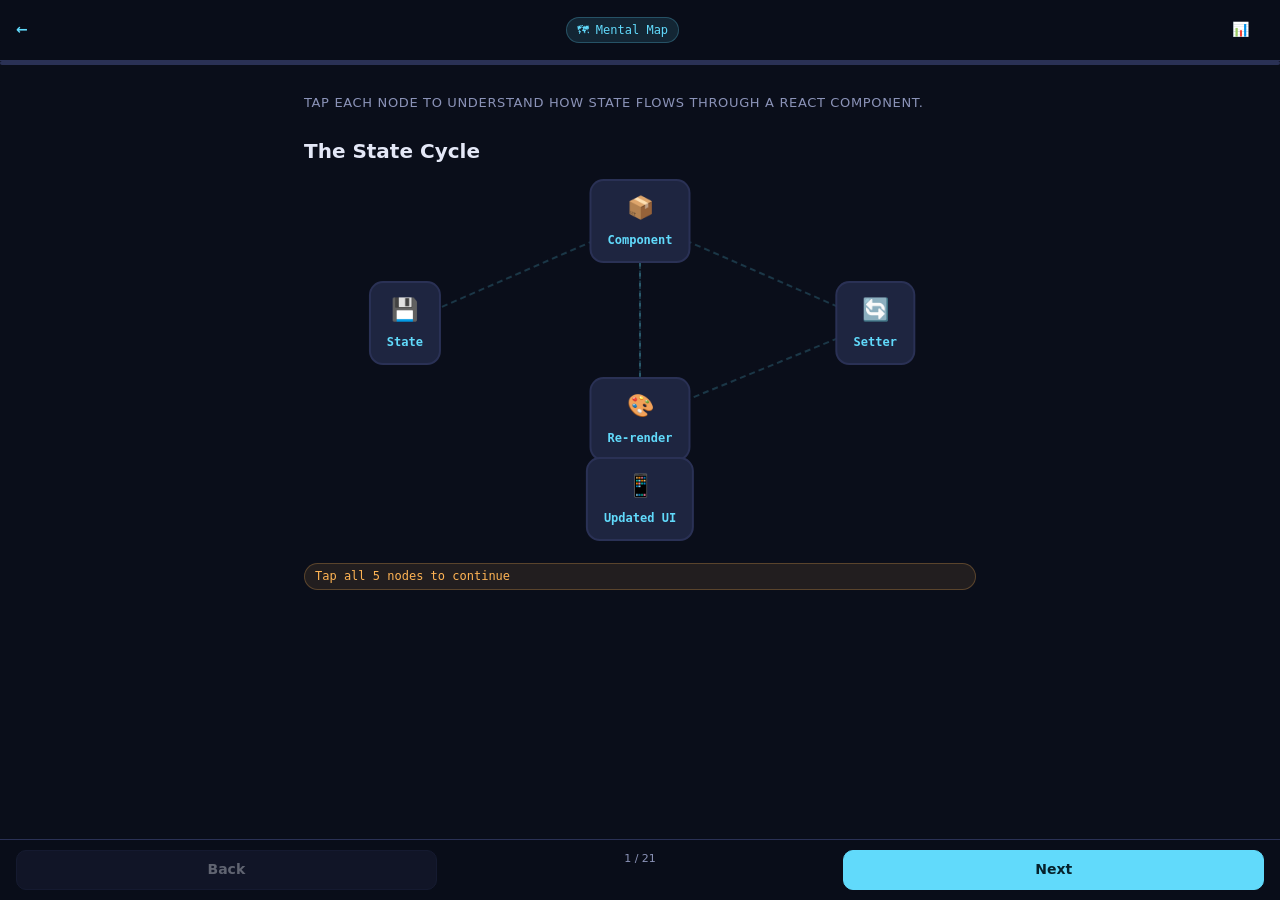
<file: usestate.html>
<!DOCTYPE html>
<html lang="en">
<head>
<meta charset="UTF-8">
<meta name="viewport" content="width=device-width,initial-scale=1.0,viewport-fit=cover">
<meta name="theme-color" content="#0a0e1a">
<title>useState Mastery — Learn React Hooks</title>
<style>
*{box-sizing:border-box;margin:0;padding:0}
:root{
  --bg:#0a0e1a;--bg2:#111627;--card:#181d30;--card2:#1e2540;
  --line:#2a3155;--text:#e4e8f7;--muted:#8b93b8;
  --brand:#61dafb;--brand-dim:rgba(97,218,251,.12);
  --purple:#7c5cff;--green:#4ade80;--red:#f87171;--amber:#ffb454;
  --radius:16px;--mono:ui-monospace,SFMono-Regular,"SF Mono",Menlo,Consolas,monospace;
  --ease:cubic-bezier(.4,0,.2,1);
  --safe-b:env(safe-area-inset-bottom,0px);
}
html{font-size:16px;-webkit-text-size-adjust:100%}
body{font-family:system-ui,-apple-system,"Segoe UI",Roboto,sans-serif;background:var(--bg);color:var(--text);line-height:1.55;min-height:100dvh;display:flex;flex-direction:column;overflow:hidden;-webkit-font-smoothing:antialiased}
#app{display:flex;flex-direction:column;height:100dvh;overflow:hidden}

/* ── Header ── */
.topbar{display:flex;align-items:center;gap:10px;padding:10px 16px;background:rgba(10,14,26,.92);backdrop-filter:blur(12px);border-bottom:1px solid var(--line);z-index:50;flex-shrink:0}
.topbar .back{color:var(--brand);text-decoration:none;font-size:14px;font-weight:600;display:flex;align-items:center;gap:4px}
.topbar .spacer{flex:1}
.topbar .phase-label{font-size:11px;color:var(--muted);text-transform:uppercase;letter-spacing:.06em}
.progress-track{height:4px;background:var(--line);border-radius:2px;flex-shrink:0}
.progress-fill{height:100%;background:linear-gradient(90deg,var(--brand),var(--purple));border-radius:2px;transition:width .4s var(--ease)}

/* ── Screen container ── */
.screen-wrap{flex:1;overflow-y:auto;overflow-x:hidden;scroll-behavior:smooth;-webkit-overflow-scrolling:touch}
.screen{min-height:100%;padding:20px 16px calc(20px + var(--safe-b));display:flex;flex-direction:column;gap:16px;animation:fadeUp .35s var(--ease)}
@keyframes fadeUp{from{opacity:0;transform:translateY(12px)}to{opacity:1;transform:none}}

/* ── Bottom nav ── */
.bottombar{display:flex;gap:8px;padding:10px 16px calc(10px + var(--safe-b));background:rgba(10,14,26,.95);backdrop-filter:blur(12px);border-top:1px solid var(--line);flex-shrink:0;z-index:50}
.bottombar .btn{flex:1}
.bottombar .btn.primary{background:var(--brand);color:#06222c}
.bottombar .btn.primary:disabled{background:var(--line);color:var(--muted)}

/* ── Cards ── */
.card{background:var(--card);border:1px solid var(--line);border-radius:var(--radius);padding:18px;transition:border-color .2s}
.card-header{font-size:13px;text-transform:uppercase;letter-spacing:.05em;color:var(--muted);margin-bottom:10px}
.card-title{font-size:20px;font-weight:700;line-height:1.2;margin-bottom:8px}
.card-text{color:var(--muted);font-size:15px;line-height:1.5}

/* ── Buttons ── */
.btn{appearance:none;border:1px solid var(--line);background:var(--card2);color:var(--text);font:inherit;font-size:15px;font-weight:600;padding:12px 18px;border-radius:12px;cursor:pointer;min-height:48px;transition:all .15s var(--ease);display:inline-flex;align-items:center;justify-content:center;gap:8px;-webkit-tap-highlight-color:transparent;user-select:none}
.btn:active{transform:scale(.97)}
.btn:disabled{opacity:.4;cursor:not-allowed;transform:none}
.btn.sm{min-height:40px;padding:8px 14px;font-size:14px;border-radius:10px}
.btn.primary{background:var(--brand);color:#06222c;border-color:var(--brand);font-weight:700}
.btn.ghost{background:transparent;border-color:transparent;color:var(--brand)}
.btn.danger{background:rgba(248,113,113,.15);border-color:rgba(248,113,113,.3);color:var(--red)}
.btn.success{background:rgba(74,222,128,.15);border-color:rgba(74,222,128,.3);color:var(--green)}
.btn.selected{background:var(--brand);color:#06222c;border-color:var(--brand)}

/* ── Concept Map ── */
.concept-map{position:relative;min-height:320px;margin:8px 0}
.map-node{position:absolute;background:var(--card2);border:2px solid var(--line);border-radius:14px;padding:10px 16px;font-size:14px;font-weight:600;cursor:pointer;transition:all .25s var(--ease);text-align:center;z-index:2;-webkit-tap-highlight-color:transparent}
.map-node:active{transform:scale(.95)}
.map-node.active{border-color:var(--brand);background:var(--brand-dim);box-shadow:0 0 20px rgba(97,218,251,.2)}
.map-node .icon{font-size:22px;display:block;margin-bottom:4px}
.map-node .label{font-family:var(--mono);font-size:12px;color:var(--brand)}
.map-line{position:absolute;z-index:1}
.map-desc{background:var(--card);border:1px solid var(--line);border-radius:12px;padding:14px;font-size:14px;color:var(--muted);animation:fadeUp .25s var(--ease);margin-top:8px}

/* ── Code ── */
pre{background:#080b14;border:1px solid var(--line);border-radius:12px;padding:14px;overflow-x:auto;font-family:var(--mono);font-size:13px;line-height:1.55;margin:0}
code{font-family:var(--mono)}
.hl-kw{color:#c792ea}.hl-fn{color:var(--brand)}.hl-str{color:#c3e88d}.hl-num{color:var(--amber)}.hl-cm{color:#5a6180;font-style:italic}.hl-err{color:var(--red);text-decoration:wavy underline var(--red)}

/* ── Drag/Drop ── */
.drag-zone{display:flex;flex-direction:column;gap:8px}
.drag-item{background:var(--card2);border:2px solid var(--line);border-radius:12px;padding:12px 16px;font-size:15px;cursor:grab;touch-action:none;user-select:none;transition:all .15s var(--ease);display:flex;align-items:center;gap:10px}
.drag-item:active{cursor:grabbing}
.drag-item .handle{color:var(--muted);font-size:18px;flex-shrink:0}
.drag-item.dragging{opacity:.5;border-color:var(--brand)}
.drag-item.over{border-color:var(--brand);background:var(--brand-dim)}
.drag-item.correct{border-color:var(--green);background:rgba(74,222,128,.08)}
.drag-item.wrong{border-color:var(--red);background:rgba(248,113,113,.08)}
.drop-slot{min-height:48px;border:2px dashed var(--line);border-radius:12px;display:flex;align-items:center;justify-content:center;color:var(--muted);font-size:14px;transition:all .15s var(--ease)}
.drop-slot.over{border-color:var(--brand);background:var(--brand-dim)}
.drop-slot.filled{border-style:solid;border-color:var(--brand);background:var(--brand-dim)}

/* ── Match ── */
.match-grid{display:grid;grid-template-columns:1fr 1fr;gap:10px}
.match-item{background:var(--card2);border:2px solid var(--line);border-radius:12px;padding:12px;font-size:14px;cursor:pointer;transition:all .15s var(--ease);text-align:center;min-height:48px;display:flex;align-items:center;justify-content:center}
.match-item.selected{border-color:var(--brand);background:var(--brand-dim)}
.match-item.correct{border-color:var(--green);background:rgba(74,222,128,.1)}
.match-item.wrong{border-color:var(--red);background:rgba(248,113,113,.1)}
.match-item.matched{opacity:.5;pointer-events:none}

/* ── Code Fill ── */
.code-fill{position:relative}
.code-fill input{font-family:var(--mono);font-size:13px;background:rgba(97,218,251,.1);border:1px dashed var(--brand);color:var(--brand);padding:2px 8px;border-radius:6px;width:auto;min-width:80px;outline:none}
.code-fill input:focus{border-style:solid;box-shadow:0 0 0 2px rgba(97,218,251,.2)}
.code-fill input.correct{border-color:var(--green);color:var(--green);background:rgba(74,222,128,.1)}
.code-fill input.wrong{border-color:var(--red);color:var(--red);background:rgba(248,113,113,.1)}

/* ── Spot Bug ── */
.code-lines{list-style:none;font-family:var(--mono);font-size:13px;line-height:1.6}
.code-line{padding:4px 12px;cursor:pointer;border-radius:8px;transition:all .12s;border:2px solid transparent;display:flex;gap:8px}
.code-line:hover,.code-line:active{background:rgba(255,255,255,.04)}
.code-line .ln{color:var(--muted);min-width:20px;text-align:right;user-select:none}
.code-line.selected{border-color:var(--amber);background:rgba(255,180,84,.08)}
.code-line.correct-line{border-color:var(--green);background:rgba(74,222,128,.08)}
.code-line.wrong-line{border-color:var(--red);background:rgba(248,113,113,.08)}

/* ── Inputs ── */
textarea{font:inherit;font-size:15px;padding:14px;border-radius:12px;border:1px solid var(--line);background:var(--bg2);color:var(--text);min-height:100px;width:100%;resize:vertical;line-height:1.5}
textarea:focus{outline:2px solid var(--brand);outline-offset:1px}
input[type="text"]{font:inherit;font-size:16px;padding:12px;border-radius:12px;border:1px solid var(--line);background:var(--bg2);color:var(--text);min-height:48px;width:100%}
input[type="text"]:focus{outline:2px solid var(--brand);outline-offset:1px}

/* ── Feedback ── */
.feedback{border-radius:12px;padding:14px 16px;font-size:14px;line-height:1.5;animation:fadeUp .25s var(--ease)}
.feedback.good{background:rgba(74,222,128,.1);border:1px solid rgba(74,222,128,.3);color:var(--green)}
.feedback.bad{background:rgba(248,113,113,.1);border:1px solid rgba(248,113,113,.3);color:var(--red)}
.feedback.info{background:rgba(97,218,251,.08);border:1px solid rgba(97,218,251,.2);color:var(--brand)}
.feedback .why{color:var(--text);margin-top:6px;font-size:13px}

/* ── Confidence ── */
.confidence-row{display:flex;gap:6px;flex-wrap:wrap}
.conf-btn{flex:1;min-width:0}

/* ── Dashboard ── */
.dash-overlay{position:fixed;inset:0;background:rgba(0,0,0,.6);z-index:100;display:flex;justify-content:flex-end;animation:fadeIn .2s}
@keyframes fadeIn{from{opacity:0}to{opacity:1}}
.dash-panel{width:min(380px,90vw);background:var(--bg2);border-left:1px solid var(--line);padding:20px;overflow-y:auto;animation:slideLeft .3s var(--ease)}
@keyframes slideLeft{from{transform:translateX(100%)}to{transform:none}}
.dash-section{margin-bottom:20px}
.dash-title{font-size:18px;font-weight:700;margin-bottom:14px}
.dash-stat{display:flex;justify-content:space-between;align-items:center;padding:8px 0;border-bottom:1px solid rgba(255,255,255,.05)}
.dash-stat .label{color:var(--muted);font-size:14px}
.dash-stat .value{font-family:var(--mono);font-weight:700;font-size:15px}
.meter{height:8px;background:var(--line);border-radius:4px;overflow:hidden;margin-top:6px}
.meter-fill{height:100%;border-radius:4px;transition:width .5s var(--ease)}
.meter-fill.brand{background:var(--brand)}
.meter-fill.green{background:var(--green)}
.meter-fill.amber{background:var(--amber)}
.meter-fill.red{background:var(--red)}
.weak-list{list-style:none;display:flex;flex-direction:column;gap:6px}
.weak-item{background:var(--card);border:1px solid var(--line);border-radius:10px;padding:10px 12px;font-size:13px;display:flex;justify-content:space-between;align-items:center}

/* ── Pill / Tag ── */
.pill{font-family:var(--mono);font-size:12px;padding:3px 10px;border-radius:999px;display:inline-flex;align-items:center;gap:4px}
.pill.brand{background:var(--brand-dim);color:var(--brand);border:1px solid rgba(97,218,251,.25)}
.pill.green{background:rgba(74,222,128,.1);color:var(--green);border:1px solid rgba(74,222,128,.25)}
.pill.amber{background:rgba(255,180,84,.1);color:var(--amber);border:1px solid rgba(255,180,84,.25)}
.pill.red{background:rgba(248,113,113,.1);color:var(--red);border:1px solid rgba(248,113,113,.25)}
.pill.purple{background:rgba(124,92,255,.1);color:var(--purple);border:1px solid rgba(124,92,255,.25)}

/* ── Choice grid ── */
.choices{display:flex;flex-direction:column;gap:8px}
.choice{background:var(--card2);border:2px solid var(--line);border-radius:12px;padding:14px 16px;cursor:pointer;transition:all .15s var(--ease);font-size:15px;text-align:left;-webkit-tap-highlight-color:transparent}
.choice:active{transform:scale(.98)}
.choice.selected{border-color:var(--brand);background:var(--brand-dim)}
.choice.correct{border-color:var(--green);background:rgba(74,222,128,.1)}
.choice.wrong{border-color:var(--red);background:rgba(248,113,113,.1)}
.choice code{font-size:13px;background:rgba(255,255,255,.06);padding:1px 6px;border-radius:4px}

/* ── Scenario box ── */
.scenario{background:linear-gradient(135deg,var(--card) 0%,var(--card2) 100%);border:1px solid var(--line);border-radius:var(--radius);padding:18px;position:relative;overflow:hidden}
.scenario::before{content:"";position:absolute;top:0;left:0;right:0;height:3px;background:linear-gradient(90deg,var(--purple),var(--brand))}
.scenario-label{font-size:11px;text-transform:uppercase;letter-spacing:.08em;color:var(--purple);margin-bottom:8px}
.scenario-text{font-size:15px;line-height:1.55}

/* ── Key concepts ── */
.key-concepts{display:flex;flex-wrap:wrap;gap:6px;margin-top:8px}
.kc{font-size:12px;padding:4px 10px;border-radius:8px;border:1px solid var(--line);color:var(--muted);transition:all .2s}
.kc.found{border-color:var(--green);color:var(--green);background:rgba(74,222,128,.08)}
.kc.missing{border-color:var(--amber);color:var(--amber);background:rgba(255,180,84,.08)}

/* ── Misc ── */
.divider{height:1px;background:var(--line);margin:4px 0}
.gap-sm{gap:8px}.gap-md{gap:12px}.gap-lg{gap:16px}
.flex-col{display:flex;flex-direction:column}
.flex-row{display:flex;align-items:center}
.flex-wrap{flex-wrap:wrap}
.text-center{text-align:center}
.text-sm{font-size:13px}.text-xs{font-size:11px}
.mt-xs{margin-top:4px}.mt-sm{margin-top:8px}.mt-md{margin-top:12px}
.w-full{width:100%}
.mono{font-family:var(--mono)}
.brand{color:var(--brand)}.green{color:var(--green)}.red{color:var(--red)}.amber{color:var(--amber)}.purple{color:var(--purple)}
.kbd{display:inline-flex;align-items:center;justify-content:center;min-width:24px;height:24px;padding:0 6px;background:var(--card2);border:1px solid var(--line);border-radius:6px;font-family:var(--mono);font-size:11px;color:var(--muted)}

@media(min-width:600px){
  .screen{padding:28px 24px 40px;max-width:640px;margin:0 auto}
  .match-grid{gap:14px}
}
@media(min-width:900px){
  .screen{max-width:720px}
}
</style>
</head>
<body>
<div id="app"></div>
<script>
(function(){
"use strict";

/* ═══════════════════════════════════════════
   CONTENT DATA — useState mastery screens
   ═══════════════════════════════════════════ */

const PHASES = [
  {id:"map",name:"Mental Map",icon:"\u{1F5FA}"},
  {id:"predict",name:"Predict",icon:"\u{1F914}"},
  {id:"learn",name:"Learn",icon:"\u{1F4A1}"},
  {id:"build",name:"Build",icon:"\u{1F6E0}"},
  {id:"recall",name:"Recall",icon:"\u{1F9E0}"},
  {id:"edge",name:"Edge Cases",icon:"\u{26A0}"},
  {id:"teach",name:"Teach",icon:"\u{1F4AC}"},
  {id:"real",name:"Real World",icon:"\u{1F30D}"},
  {id:"challenge",name:"Challenge",icon:"\u{1F525}"},
  {id:"mastery",name:"Mastery",icon:"\u{1F3C6}"}
];

const STEPS = [

// ── Phase 0: MENTAL MAP ──
{
  id:"map1", phase:0, type:"map",
  title:"The State Cycle",
  subtitle:"Tap each node to understand how state flows through a React component.",
  nodes:[
    {id:"component",x:50,y:8,icon:"\u{1F4E6}",label:"Component",desc:"A function that returns UI. Runs again on every render."},
    {id:"state",x:15,y:40,icon:"\u{1F4BE}",label:"State",desc:"A value React remembers between renders. Created with useState."},
    {id:"setter",x:85,y:40,icon:"\u{1F504}",label:"Setter",desc:"A function that updates state. Calling it tells React to re-render."},
    {id:"render",x:50,y:70,icon:"\u{1F3A8}",label:"Re-render",desc:"React runs your component function again with the new state value."},
    {id:"ui",x:50,y:95,icon:"\u{1F4F1}",label:"Updated UI",desc:"The screen reflects the new state. The cycle is complete."}
  ],
  edges:[["component","state"],["component","setter"],["setter","render"],["render","component"],["component","ui"]]
},

// ── Phase 1: PREDICT ──
{
  id:"pred1", phase:1, type:"predict",
  question:"A function runs, does its work, and returns. Then it runs again. What happens to the local variables from the first run?",
  choices:[
    {text:"They're still there from last time",correct:false},
    {text:"They're gone — recreated fresh each run",correct:true},
    {text:"They persist if declared with const",correct:false}
  ],
  reveal:"Every call creates a brand-new scope. Local variables are born, used, and discarded each time the function runs. This is why React components need a special mechanism to *remember* values between renders — that mechanism is state.",
  why_others:[
    "Local variables don't survive between separate function calls.",
    "const prevents reassignment within one call, but the variable is still new each invocation."
  ]
},
{
  id:"pred2", phase:1, type:"predict",
  question:"If a React component is just a function that runs repeatedly, how do you think it knows to update the screen?",
  choices:[
    {text:"It watches variables for changes automatically",correct:false},
    {text:"You call a special update function that schedules a re-render",correct:true},
    {text:"It re-renders on a timer",correct:false}
  ],
  reveal:"React doesn't watch your variables. You explicitly call a setter function (like setCount). This tells React: \"the data changed — please run my component again and update the screen.\"",
  why_others:[
    "JavaScript has no built-in variable watching. React can't detect count++ on its own.",
    "React only re-renders when something tells it to — not on a schedule."
  ]
},

// ── Phase 2: LEARN (tiny chunks) ──
{
  id:"chunk1", phase:2, type:"info",
  title:"useState gives you memory",
  visual:"code",
  code:'<span class="hl-kw">const</span> [count, setCount] = <span class="hl-fn">useState</span>(<span class="hl-num">0</span>);',
  points:[
    "<b>count</b> — the current value (starts at 0)",
    "<b>setCount</b> — call this to change the value",
    "<b>0</b> — the initial value (only used on the very first render)"
  ],
  key_idea:"useState returns a pair: the value and its updater. The value persists across re-renders."
},
{
  id:"chunk2", phase:2, type:"info",
  title:"The setter triggers a re-render",
  visual:"flow",
  flow_steps:["User taps button","Event handler calls setCount(1)","React schedules a re-render","Component function runs again","count is now 1","Screen updates"],
  key_idea:"Calling the setter doesn't change the value immediately — it tells React to re-run your component with the new value."
},
{
  id:"chunk3", phase:2, type:"info",
  title:"Each state is independent",
  visual:"code",
  code:'<span class="hl-kw">const</span> [name, setName] = <span class="hl-fn">useState</span>(<span class="hl-str">""</span>);\n<span class="hl-kw">const</span> [age, setAge]   = <span class="hl-fn">useState</span>(<span class="hl-num">0</span>);\n<span class="hl-kw">const</span> [on, setOn]     = <span class="hl-fn">useState</span>(<span class="hl-kw">false</span>);',
  points:[
    "A component can have as many useState calls as it needs.",
    "Each one is completely independent.",
    "Updating name won't affect age or on."
  ],
  key_idea:"Multiple states don't interfere — each useState call manages its own isolated value."
},

// ── Phase 3: BUILD (active construction) ──
{
  id:"build1", phase:3, type:"order",
  title:"Put the state update in order",
  instruction:"Drag these steps into the correct sequence. What happens when a user clicks a button that calls setCount(count + 1)?",
  items:[
    {id:"a",text:"User clicks the button"},
    {id:"b",text:"Event handler calls setCount(count + 1)"},
    {id:"c",text:"React schedules a re-render"},
    {id:"d",text:"Component function runs again"},
    {id:"e",text:"useState returns the new value"},
    {id:"f",text:"JSX is recalculated and screen updates"}
  ],
  correct_order:["a","b","c","d","e","f"],
  feedback:"This is the React state update lifecycle. The key insight: the component *re-runs from the top* with the new state value. It's not that a variable changes in place — it's a whole new function call."
},
{
  id:"build2", phase:3, type:"fill",
  title:"Complete the useState call",
  instruction:"Fill in the blanks to create state for a username (starting as an empty string).",
  template:'<span class="hl-kw">const</span> [____1____, ____2____] = <span class="hl-fn">____3____</span>(____4____);',
  blanks:[
    {id:"1",answer:"username",hint:"the state variable name",accept:["username","name","user"]},
    {id:"2",answer:"setUsername",hint:"the setter function",accept:["setUsername","setName","setUser"]},
    {id:"3",answer:"useState",hint:"the hook name",accept:["useState"]},
    {id:"4",answer:'""',hint:"the initial value",accept:['""',"''","``",""]}
  ],
  feedback:"The convention is [thing, setThing]. The setter always starts with 'set'. The initial value should match the type you expect."
},
{
  id:"build3", phase:3, type:"match",
  title:"Match the concept",
  instruction:"Connect each term to its meaning.",
  left:[
    {id:"a",text:"useState(0)"},
    {id:"b",text:"count"},
    {id:"c",text:"setCount"},
    {id:"d",text:"Re-render"}
  ],
  right:[
    {id:"w",text:"The current value"},
    {id:"x",text:"Creates state with initial value 0"},
    {id:"y",text:"Updates state and triggers re-render"},
    {id:"z",text:"React runs the component again"}
  ],
  pairs:[["a","x"],["b","w"],["c","y"],["d","z"]],
  feedback:"These four concepts form the core of useState. The hook creates state, the variable reads it, the setter writes it, and re-rendering makes the change visible."
},

// ── Phase 4: RECALL ──
{
  id:"recall1", phase:4, type:"recall",
  question:"Without looking back: what TWO things does useState return?",
  key_concepts:["current value","setter function"],
  accept_patterns:["value","current","state","setter","set","function","update","updater"],
  feedback:"useState returns an array with exactly two elements: [currentValue, setterFunction]. You destructure them into your own names."
},
{
  id:"recall2", phase:4, type:"predict",
  question:"You call setCount(5) on line 10. On line 11, what is count?",
  choices:[
    {text:"5 — it updates immediately",correct:false},
    {text:"Still the old value — the new value shows up next render",correct:true},
    {text:"undefined — the variable is invalidated",correct:false}
  ],
  reveal:"State updates are not instant. When you call setCount(5), React says \"OK, next time I render, count will be 5.\" For the rest of this current render, count is still the old value. This surprises almost every beginner.",
  why_others:[
    "The setter *schedules* an update, it doesn't mutate the variable in place.",
    "The variable is still valid — it just holds the pre-update value."
  ]
},

// ── Phase 5: EDGE CASES ──
{
  id:"edge1", phase:5, type:"spot",
  title:"Find the bug",
  instruction:"This component isn't updating. Tap the line with the problem.",
  lines:[
    {num:1,code:'function Counter() {',bug:false},
    {num:2,code:'  const [count, setCount] = useState(0);',bug:false},
    {num:3,code:'',bug:false},
    {num:4,code:'  function handleClick() {',bug:false},
    {num:5,code:'    count = count + 1;  // update the count',bug:true},
    {num:6,code:'  }',bug:false},
    {num:7,code:'',bug:false},
    {num:8,code:'  return <button onClick={handleClick}>{count}</button>;',bug:false},
    {num:9,code:'}',bug:false}
  ],
  explanation:"Line 5 directly mutates count, but React doesn't know about it. You MUST use setCount(count + 1) to trigger a re-render. Assigning to count does nothing visible — React still holds the old value.",
  misconception:"Many beginners expect count++ or count = x to work because that's how regular variables behave. But state is special — only the setter tells React something changed."
},
{
  id:"edge2", phase:5, type:"spot",
  title:"Why does +3 only add 1?",
  instruction:"This code is supposed to add 3, but it only adds 1. Tap the line(s) causing the issue.",
  lines:[
    {num:1,code:'function handleClick() {',bug:false},
    {num:2,code:'  setCount(count + 1);',bug:true},
    {num:3,code:'  setCount(count + 1);',bug:true},
    {num:4,code:'  setCount(count + 1);',bug:true},
    {num:5,code:'}',bug:false}
  ],
  explanation:"All three calls see the SAME old count value (closures!). If count is 0, all three compute 0 + 1 = 1. The fix: use functional updates: setCount(c => c + 1). Each call gets the latest pending value.",
  misconception:"It looks like 3 sequential additions. But React batches these, and each reads the same stale snapshot. The functional form (c => c + 1) chains off the previous pending update instead.",
  fix_code:'<span class="hl-fn">setCount</span>(c =&gt; c + <span class="hl-num">1</span>);  <span class="hl-cm">// ×3 — each gets the latest</span>'
},
{
  id:"edge3", phase:5, type:"predict",
  question:"You have state: const [user, setUser] = useState({name: 'Jo', age: 25}). You call setUser({age: 26}). What happens to name?",
  choices:[
    {text:"name stays 'Jo' — React merges the objects",correct:false},
    {text:"name is gone — the entire state is replaced",correct:true},
    {text:"An error is thrown",correct:false}
  ],
  reveal:"Unlike class component this.setState, useState does NOT merge. You replace the whole value. To keep name, spread: setUser({...user, age: 26}). Forgetting the spread is one of the most common React bugs.",
  why_others:[
    "useState replaces, never merges. Class components merged — hooks don't.",
    "No error, but your data silently loses the name field."
  ]
},

// ── Phase 6: TEACH ──
{
  id:"teach1", phase:6, type:"explain",
  prompt:"A junior developer asks: \"Why can't I just use a regular variable instead of useState?\" Write your explanation below.",
  key_concepts:["re-render","memory between renders","function re-runs","screen update","React doesn't know"],
  min_words:15,
  model_answer:"A regular variable is created fresh every time the component function runs. When React re-renders, it calls your function again — any regular variable goes back to its initial value. useState tells React to remember the value between renders AND to re-render when it changes. Without useState, React has no idea your data changed, so the screen never updates."
},

// ── Phase 7: REAL WORLD ──
{
  id:"real1", phase:7, type:"scenario",
  label:"Production Bug",
  situation:"You're debugging a form. Users report that after typing in the email field and clicking Submit, the email value sent to the API is always empty. Here's the component:",
  code:'function SignupForm() {\n  let email = "";\n\n  function handleSubmit() {\n    fetch("/api/signup", {\n      method: "POST",\n      body: JSON.stringify({ email })\n    });\n  }\n\n  return (\n    <form onSubmit={handleSubmit}>\n      <input onChange={e => email = e.target.value} />\n      <button type="submit">Sign up</button>\n    </form>\n  );\n}',
  question:"What's wrong and how do you fix it?",
  choices:[
    {text:'email is a regular variable — each render resets it to "". Use useState instead.',correct:true},
    {text:"The fetch call is missing headers.",correct:false},
    {text:"onChange should use onInput instead.",correct:false}
  ],
  reveal:"The email variable is local. Any re-render (even from a parent) resets it to \"\". The fix: const [email, setEmail] = useState(\"\") and onChange={e => setEmail(e.target.value)}. This is the #1 rookie mistake in React.",
  why_others:[
    "Headers matter but won't cause an empty email — the data itself is the problem.",
    "onChange and onInput behave similarly for text inputs in React."
  ]
},
{
  id:"real2", phase:7, type:"scenario",
  label:"Architecture Decision",
  situation:"You're building a product filter page. The user can set: search text, category, price range, sort order, and page number. A colleague suggests putting all of these in a single useState({...}) object.",
  question:"What do you think of this approach?",
  choices:[
    {text:"It works, but separate useState per filter is cleaner and avoids accidental overwrites",correct:true},
    {text:"A single object is ideal — fewer hook calls means better performance",correct:false},
    {text:"Neither — you should use useRef for filters",correct:false}
  ],
  reveal:"Separate useState calls are usually better because: (1) you can update one without spreading the others, (2) less risk of accidentally dropping a field, (3) React optimizes them the same way. A single object makes sense when values always change together. When they become truly complex (many interdependent actions), useReducer is the better choice.",
  why_others:[
    "Number of hook calls has no meaningful performance impact. Simplicity > premature optimization.",
    "useRef doesn't trigger re-renders — filter changes need to update the displayed results."
  ]
},

// ── Phase 8: CHALLENGE ──
{
  id:"chal1", phase:8, type:"predict", difficulty:4,
  question:"You see this in a code review:\n\nconst [items, setItems] = useState([]);\nfunction addItem(item) {\n  items.push(item);\n  setItems(items);\n}\n\nWill this work?",
  choices:[
    {text:"Yes, it pushes and updates",correct:false},
    {text:"No — React sees the same array reference and skips the re-render",correct:true},
    {text:"It works but is slow",correct:false}
  ],
  reveal:"items.push(item) mutates the existing array. Then setItems(items) passes the SAME reference. React compares old and new with Object.is() — same reference means \"nothing changed\" — so it skips the re-render entirely. Fix: setItems([...items, item]) or setItems(prev => [...prev, item]).",
  why_others:[
    "The push modifies the old array in place. React's comparison fails because the reference hasn't changed.",
    "It's not a speed issue — it simply won't update the screen at all."
  ]
},
{
  id:"chal2", phase:8, type:"fill", difficulty:5,
  title:"Design the state",
  instruction:"A toggle that tracks how many times it's been switched. Fill in the state declarations.",
  template:'<span class="hl-kw">function</span> <span class="hl-fn">SmartToggle</span>() {\n  <span class="hl-kw">const</span> [____1____, ____2____] = <span class="hl-fn">useState</span>(____3____);\n  <span class="hl-kw">const</span> [____4____, ____5____] = <span class="hl-fn">useState</span>(____6____);\n\n  <span class="hl-kw">function</span> <span class="hl-fn">toggle</span>() {\n    ____2____(prev =&gt; !prev);\n    ____5____(c =&gt; c + <span class="hl-num">1</span>);\n  }\n}',
  blanks:[
    {id:"1",answer:"isOn",hint:"boolean state name",accept:["isOn","on","active","toggled","isActive","enabled"]},
    {id:"2",answer:"setIsOn",hint:"boolean setter",accept:["setIsOn","setOn","setActive","setToggled","setIsActive","setEnabled"]},
    {id:"3",answer:"false",hint:"initial boolean",accept:["false","true"]},
    {id:"4",answer:"count",hint:"counter name",accept:["count","toggleCount","switches","times","clicks"]},
    {id:"5",answer:"setCount",hint:"counter setter",accept:["setCount","setToggleCount","setSwitches","setTimes","setClicks"]},
    {id:"6",answer:"0",hint:"initial count",accept:["0"]}
  ],
  feedback:"Two independent useState calls: one boolean for the toggle, one number for the count. The functional updater (prev => !prev) ensures we always flip the current value, not a stale one."
},

// ── Phase 9: MASTERY ──
{
  id:"interleave1", phase:8, type:"predict",
  question:"(Interleaved review) Going back to the mental map: what triggers React to re-run your component function?",
  choices:[
    {text:"A timer inside React",correct:false},
    {text:"Calling a state setter (or parent re-rendering)",correct:true},
    {text:"Any variable assignment",correct:false}
  ],
  reveal:"Re-renders happen when: (1) you call a state setter, (2) a parent component re-renders, or (3) context changes. React never polls or watches — it only acts when told to.",
  why_others:[
    "React is event-driven, not timer-driven.",
    "Plain variable assignment is invisible to React."
  ]
},
{
  id:"mastery1", phase:9, type:"dashboard"
}
];

/* ═══════════════════════════════════════════
   LEARNING ENGINE
   ═══════════════════════════════════════════ */

const APP = {
  step: 0,
  scores: {},
  confidence: {},
  attempts: {},
  times: {},
  startTime: Date.now(),
  stepStart: Date.now(),
  showDashboard: false,
  gateOpen: {},
  mapVisited: {}
};

function save(){
  try{
    localStorage.setItem("useState_mastery",JSON.stringify({
      step:APP.step,scores:APP.scores,confidence:APP.confidence,
      attempts:APP.attempts,times:APP.times,gateOpen:APP.gateOpen
    }));
  }catch(e){}
}
function load(){
  try{
    const d=JSON.parse(localStorage.getItem("useState_mastery"));
    if(d){Object.assign(APP,d);APP.stepStart=Date.now();}
  }catch(e){}
}
load();

function totalSteps(){return STEPS.length}
function pct(){return Math.round((APP.step/(totalSteps()-1))*100)}
function phaseOf(i){return STEPS[i]?PHASES[STEPS[i].phase]:PHASES[0]}
function isGated(i){
  const s=STEPS[i];
  if(!s)return false;
  return["predict","order","fill","match","spot","recall","explain","scenario"].includes(s.type);
}

function accuracy(){
  const ids=Object.keys(APP.scores);
  if(!ids.length)return 0;
  return Math.round(ids.reduce((s,k)=>s+APP.scores[k],0)/ids.length*100);
}

function weakAreas(){
  const weak=[];
  Object.keys(APP.scores).forEach(k=>{
    if(APP.scores[k]<1){
      const st=STEPS.find(s=>s.id===k);
      if(st)weak.push({id:k,title:st.title||st.question?.slice(0,40)+"...",score:APP.scores[k]});
    }
  });
  return weak;
}

/* ═══════════════════════════════════════════
   RENDERERS
   ═══════════════════════════════════════════ */

function render(){
  APP.stepStart=Date.now();
  const app=document.getElementById("app");
  const step=STEPS[APP.step];
  const ph=phaseOf(APP.step);

  app.innerHTML=`
    <div class="topbar">
      <a class="back" href="index.html">←</a>
      <span class="spacer"></span>
      <span class="pill brand">${ph.icon} ${ph.name}</span>
      <span class="spacer"></span>
      <button class="btn sm ghost" onclick="toggleDash()">\u{1F4CA}</button>
    </div>
    <div class="progress-track"><div class="progress-fill" style="width:${pct()}%"></div></div>
    <div class="screen-wrap" id="sw"><div class="screen" id="scr"></div></div>
    <div class="bottombar">
      <button class="btn sm" onclick="prev()" ${APP.step===0?"disabled":""}>Back</button>
      <span class="text-xs" style="color:var(--muted);text-align:center;flex:1">${APP.step+1} / ${totalSteps()}</span>
      <button class="btn sm primary" id="next-btn" onclick="next()" ${canAdvance()?"":isGated(APP.step)?"disabled":""}>
        ${APP.step>=totalSteps()-1?"Finish":"Next"}
      </button>
    </div>`;

  const scr=document.getElementById("scr");
  const R=RENDERERS[step.type];
  if(R)R(scr,step);
  else scr.innerHTML=`<div class="card"><div class="card-title">Unknown step type: ${step.type}</div></div>`;

  if(APP.showDashboard)showDashOverlay();
  save();
}

function canAdvance(){
  const s=STEPS[APP.step];
  return !isGated(APP.step)||APP.gateOpen[s.id];
}

function unlock(){
  APP.gateOpen[STEPS[APP.step].id]=true;
  const nb=document.getElementById("next-btn");
  if(nb)nb.disabled=false;
}

function prev(){if(APP.step>0){APP.step--;render();}}
function next(){if(APP.step<totalSteps()-1&&canAdvance()){APP.step++;render();}}

window.prev=prev;window.next=next;

document.addEventListener("keydown",e=>{
  if(e.target.tagName==="INPUT"||e.target.tagName==="TEXTAREA")return;
  if(e.key==="ArrowRight"||e.key==="n")next();
  if(e.key==="ArrowLeft"||e.key==="p")prev();
  if(e.key==="d")toggleDash();
});

/* ── Dashboard overlay ── */
function toggleDash(){
  APP.showDashboard=!APP.showDashboard;
  if(APP.showDashboard)showDashOverlay();
  else{const o=document.querySelector(".dash-overlay");if(o)o.remove();}
}
window.toggleDash=toggleDash;

function showDashOverlay(){
  let o=document.querySelector(".dash-overlay");
  if(o)o.remove();
  const elapsed=Math.round((Date.now()-APP.startTime)/1000);
  const mins=Math.floor(elapsed/60);
  const secs=elapsed%60;
  const acc=accuracy();
  const weak=weakAreas();
  const completed=Object.keys(APP.scores).length;
  const total=STEPS.filter(s=>isGated(STEPS.indexOf(s))).length;

  o=document.createElement("div");
  o.className="dash-overlay";
  o.onclick=e=>{if(e.target===o)toggleDash();};
  o.innerHTML=`
    <div class="dash-panel">
      <div style="display:flex;justify-content:space-between;align-items:center;margin-bottom:16px">
        <div class="dash-title">\u{1F4CA} Mastery Dashboard</div>
        <button class="btn sm ghost" onclick="toggleDash()">✕</button>
      </div>

      <div class="dash-section">
        <div class="dash-stat"><span class="label">Progress</span><span class="value">${pct()}%</span></div>
        <div class="meter"><div class="meter-fill brand" style="width:${pct()}%"></div></div>
      </div>

      <div class="dash-section">
        <div class="dash-stat"><span class="label">Accuracy</span><span class="value ${acc>=80?"green":acc>=50?"amber":"red"}">${acc}%</span></div>
        <div class="meter"><div class="meter-fill ${acc>=80?"green":acc>=50?"amber":"red"}" style="width:${acc}%"></div></div>
      </div>

      <div class="dash-section">
        <div class="dash-stat"><span class="label">Questions answered</span><span class="value">${completed} / ${total}</span></div>
        <div class="dash-stat"><span class="label">Time spent</span><span class="value">${mins}m ${secs}s</span></div>
        <div class="dash-stat"><span class="label">Current phase</span><span class="value">${phaseOf(APP.step).name}</span></div>
      </div>

      ${weak.length?`
      <div class="dash-section">
        <div style="font-size:14px;font-weight:600;color:var(--amber);margin-bottom:8px">⚠ Needs reinforcement</div>
        <ul class="weak-list">
          ${weak.map(w=>`<li class="weak-item"><span>${w.title}</span><span class="pill red">${Math.round(w.score*100)}%</span></li>`).join("")}
        </ul>
      </div>`:""}

      <div class="dash-section">
        <div style="font-size:14px;font-weight:600;margin-bottom:8px">Phase progress</div>
        ${PHASES.slice(0,-1).map((ph,i)=>{
          const stepsInPhase=STEPS.filter(s=>s.phase===i);
          const doneInPhase=stepsInPhase.filter(s=>APP.gateOpen[s.id]||!isGated(STEPS.indexOf(s))).length;
          const phPct=stepsInPhase.length?Math.round(doneInPhase/stepsInPhase.length*100):0;
          return`<div class="dash-stat"><span class="label">${ph.icon} ${ph.name}</span><span class="value">${phPct}%</span></div>`;
        }).join("")}
      </div>

      <button class="btn w-full" onclick="resetProgress()" style="margin-top:8px">\u{1F504} Reset progress</button>
    </div>`;
  document.getElementById("app").appendChild(o);
}

function resetProgress(){
  if(confirm("Reset all progress?")){
    APP.step=0;APP.scores={};APP.confidence={};APP.attempts={};APP.times={};APP.gateOpen={};APP.mapVisited={};
    APP.showDashboard=false;
    localStorage.removeItem("useState_mastery");
    render();
  }
}
window.resetProgress=resetProgress;

/* ═══════════════════════════════════════════
   SCREEN TYPE RENDERERS
   ═══════════════════════════════════════════ */

const RENDERERS={

/* ── Concept Map ── */
map(el,step){
  let html=`<div class="card-header">${step.subtitle}</div>
    <div class="card-title">${step.title}</div>
    <div class="concept-map" id="cmap">`;
  step.nodes.forEach(n=>{
    const visited=APP.mapVisited[n.id];
    html+=`<div class="map-node ${visited?"active":""}" style="left:${n.x}%;top:${n.y}%;transform:translate(-50%,-50%)" data-node="${n.id}">
      <span class="icon">${n.icon}</span>
      <span class="label">${n.label}</span>
    </div>`;
  });
  html+=`</div><div id="map-desc"></div>`;
  const allVisited=step.nodes.every(n=>APP.mapVisited[n.id]);
  if(!allVisited)html+=`<div class="pill amber mt-sm">Tap all ${step.nodes.length} nodes to continue</div>`;
  el.innerHTML=html;

  const cmap=document.getElementById("cmap");
  drawMapLines(cmap,step);

  cmap.querySelectorAll(".map-node").forEach(nd=>{
    nd.onclick=()=>{
      const nid=nd.dataset.node;
      APP.mapVisited[nid]=true;
      nd.classList.add("active");
      const info=step.nodes.find(n=>n.id===nid);
      document.getElementById("map-desc").innerHTML=`<div class="map-desc"><b>${info.label}:</b> ${info.desc}</div>`;
      if(step.nodes.every(n=>APP.mapVisited[n.id]))unlock();
      save();
    };
  });
  if(allVisited)unlock();
},

/* ── Prediction / Multiple Choice ── */
predict(el,step){
  let answered=APP.scores[step.id]!==undefined;
  let html=`<div class="card-header">${step.difficulty>=4?"\u{1F525} Challenge":"Predict"}</div>
    <div class="card-title" style="font-size:16px;line-height:1.5;font-weight:500;white-space:pre-line">${esc(step.question)}</div>`;
  if(step.code)html+=`<pre style="margin:12px 0"><code>${step.code}</code></pre>`;
  html+=`<div class="choices" id="choices">`;
  step.choices.forEach((c,i)=>{
    const cls=answered?(c.correct?"correct":(APP.attempts[step.id]===i?"wrong":"")):"";
    html+=`<div class="choice ${cls}" data-i="${i}" ${answered?"":""}>${c.text}</div>`;
  });
  html+=`</div><div id="fb"></div>`;
  el.innerHTML=html;

  if(answered){
    showPredictFeedback(step);
    return;
  }

  document.querySelectorAll("#choices .choice").forEach(ch=>{
    ch.onclick=()=>{
      const i=parseInt(ch.dataset.i);
      const correct=step.choices[i].correct;
      APP.scores[step.id]=correct?1:0;
      APP.attempts[step.id]=i;
      APP.times[step.id]=Date.now()-APP.stepStart;

      document.querySelectorAll("#choices .choice").forEach((c,j)=>{
        c.classList.add(step.choices[j].correct?"correct":(j===i?"wrong":""));
        c.onclick=null;
      });
      showPredictFeedback(step);
      unlock();
      save();
    };
  });
},

/* ── Info (tiny chunk) ── */
info(el,step){
  let html=`<div class="card-header">Learn</div><div class="card-title">${step.title}</div>`;
  if(step.visual==="code"&&step.code){
    html+=`<pre style="margin:10px 0"><code>${step.code}</code></pre>`;
  }
  if(step.visual==="flow"&&step.flow_steps){
    html+=`<div class="flex-col gap-sm" style="margin:12px 0">`;
    step.flow_steps.forEach((s,i)=>{
      html+=`<div class="flex-row gap-sm" style="animation:fadeUp .3s var(--ease) ${i*0.06}s both">
        <span class="pill brand" style="min-width:28px;justify-content:center">${i+1}</span>
        <span style="font-size:14px">${s}</span>
      </div>`;
      if(i<step.flow_steps.length-1)html+=`<div style="margin-left:13px;width:2px;height:8px;background:var(--line)"></div>`;
    });
    html+=`</div>`;
  }
  if(step.points){
    html+=`<div class="flex-col gap-sm" style="margin:10px 0">`;
    step.points.forEach(p=>{html+=`<div style="font-size:14px;color:var(--muted);padding-left:12px;border-left:2px solid var(--line)">${p}</div>`;});
    html+=`</div>`;
  }
  if(step.key_idea){
    html+=`<div class="feedback info mt-md"><b>Key idea:</b> ${step.key_idea}</div>`;
  }
  el.innerHTML=html;
},

/* ── Drag to Order ── */
order(el,step){
  const answered=APP.scores[step.id]!==undefined;
  let order=answered?step.correct_order.slice():shuffle(step.items.map(i=>i.id));

  let html=`<div class="card-header">Build</div><div class="card-title">${step.title}</div>
    <div class="card-text">${step.instruction}</div>
    <div class="drag-zone" id="dzone"></div>
    ${!answered?'<button class="btn primary w-full mt-md" id="check-order">Check order</button>':''}
    <div id="fb"></div>`;
  el.innerHTML=html;

  renderOrder(step,order,answered);

  if(!answered){
    initDragOrder(step,order);
    document.getElementById("check-order").onclick=()=>{
      const correct=order.every((id,i)=>id===step.correct_order[i]);
      APP.scores[step.id]=correct?1:0;
      APP.times[step.id]=Date.now()-APP.stepStart;
      renderOrder(step,order,true);
      document.getElementById("check-order").remove();
      document.getElementById("fb").innerHTML=`
        <div class="feedback ${correct?"good":"bad"} mt-md">
          <b>${correct?"Correct!":"Not quite right."}</b>
          <div class="why">${step.feedback}</div>
        </div>`;
      unlock();save();
    };
  }else{
    document.getElementById("fb").innerHTML=`<div class="feedback ${APP.scores[step.id]?"good":"info"} mt-md"><div class="why">${step.feedback}</div></div>`;
  }
},

/* ── Code Fill ── */
fill(el,step){
  const answered=APP.scores[step.id]!==undefined;
  let tpl=step.template;
  step.blanks.forEach(b=>{
    const val=answered?(b.answer):"";
    const cls=answered?"correct":"";
    tpl=tpl.replace(`____${b.id}____`,`<input type="text" class="code-fill-input ${cls}" data-blank="${b.id}" placeholder="${b.hint}" value="${esc(val)}" style="width:${Math.max(b.answer.length*9,70)}px" ${answered?"readonly":""}>`);
  });
  let html=`<div class="card-header">${step.difficulty>=4?"\u{1F525} Challenge":"Build"}</div>
    <div class="card-title">${step.title}</div>
    <div class="card-text">${step.instruction}</div>
    <pre class="code-fill" style="margin:12px 0"><code>${tpl}</code></pre>
    ${!answered?'<button class="btn primary w-full" id="check-fill">Check</button>':''}
    <div id="fb"></div>`;
  el.innerHTML=html;

  if(answered){
    document.getElementById("fb").innerHTML=`<div class="feedback good mt-md"><div class="why">${step.feedback}</div></div>`;
    return;
  }

  document.getElementById("check-fill").onclick=()=>{
    let allCorrect=true;
    step.blanks.forEach(b=>{
      const inp=document.querySelector(`[data-blank="${b.id}"]`);
      const val=inp.value.trim();
      const ok=b.accept.some(a=>a.toLowerCase()===val.toLowerCase());
      inp.classList.add(ok?"correct":"wrong");
      inp.readOnly=true;
      if(!ok)allCorrect=false;
    });
    APP.scores[step.id]=allCorrect?1:0.5;
    APP.times[step.id]=Date.now()-APP.stepStart;
    document.getElementById("check-fill").remove();
    document.getElementById("fb").innerHTML=`
      <div class="feedback ${allCorrect?"good":"bad"} mt-md">
        <b>${allCorrect?"All correct!":"Some blanks need fixing."}</b>
        <div class="why">${step.feedback}</div>
      </div>`;
    unlock();save();
  };
},

/* ── Match ── */
match(el,step){
  const answered=APP.scores[step.id]!==undefined;
  let selected={left:null,right:null};
  let matched=answered?step.pairs.map(p=>({l:p[0],r:p[1]})):[];

  let html=`<div class="card-header">Build</div><div class="card-title">${step.title}</div>
    <div class="card-text">${step.instruction}</div>
    <div class="match-grid" id="mgrid"></div>
    <div id="fb"></div>`;
  el.innerHTML=html;

  renderMatch(step,matched,selected,answered);

  if(answered){
    document.getElementById("fb").innerHTML=`<div class="feedback good mt-md"><div class="why">${step.feedback}</div></div>`;
  }
},

/* ── Spot the Bug ── */
spot(el,step){
  const answered=APP.scores[step.id]!==undefined;
  let html=`<div class="card-header">⚠ Edge Case</div><div class="card-title">${step.title}</div>
    <div class="card-text">${step.instruction}</div>
    <ul class="code-lines" id="clines">`;
  step.lines.forEach(l=>{
    const cls=answered?(l.bug?"correct-line":(APP.attempts[step.id]?.includes(l.num)?"wrong-line":"")):"";
    html+=`<li class="code-line ${cls}" data-num="${l.num}" ${l.code?"":'style="height:12px"'}><span class="ln">${l.num}</span><span>${colorize(l.code)}</span></li>`;
  });
  html+=`</ul>`;
  if(!answered)html+=`<button class="btn primary w-full mt-md" id="check-spot">Check selection</button>`;
  html+=`<div id="fb"></div>`;
  el.innerHTML=html;

  if(answered){
    showSpotFeedback(step);
    return;
  }

  let selectedLines=new Set();
  document.querySelectorAll("#clines .code-line").forEach(ln=>{
    if(!ln.textContent.trim())return;
    ln.onclick=()=>{
      const num=parseInt(ln.dataset.num);
      if(selectedLines.has(num)){selectedLines.delete(num);ln.classList.remove("selected");}
      else{selectedLines.add(num);ln.classList.add("selected");}
    };
  });

  document.getElementById("check-spot").onclick=()=>{
    const bugLines=step.lines.filter(l=>l.bug).map(l=>l.num);
    const correct=bugLines.every(n=>selectedLines.has(n))&&[...selectedLines].every(n=>bugLines.includes(n));
    APP.scores[step.id]=correct?1:(selectedLines.size>0?0.3:0);
    APP.attempts[step.id]=[...selectedLines];
    APP.times[step.id]=Date.now()-APP.stepStart;

    document.querySelectorAll("#clines .code-line").forEach(ln=>{
      const num=parseInt(ln.dataset.num);
      const isBug=bugLines.includes(num);
      ln.classList.remove("selected");
      if(isBug)ln.classList.add("correct-line");
      else if(selectedLines.has(num))ln.classList.add("wrong-line");
      ln.onclick=null;
    });
    document.getElementById("check-spot").remove();
    showSpotFeedback(step);
    unlock();save();
  };
},

/* ── Recall ── */
recall(el,step){
  const answered=APP.scores[step.id]!==undefined;
  let html=`<div class="card-header">\u{1F9E0} Retrieval Practice</div>
    <div class="card-title" style="font-size:17px;font-weight:500">${step.question}</div>
    <textarea id="recall-input" placeholder="Type your answer from memory…" ${answered?"readonly":""}>${answered?(APP.attempts[step.id]||""):""}</textarea>
    ${!answered?'<button class="btn primary w-full mt-md" id="check-recall">Check</button>':''}
    <div id="fb"></div>`;
  el.innerHTML=html;

  if(answered){
    showRecallFeedback(step);
    return;
  }

  document.getElementById("check-recall").onclick=()=>{
    const val=document.getElementById("recall-input").value.trim().toLowerCase();
    if(!val)return;
    const hits=step.accept_patterns.filter(p=>val.includes(p));
    const score=Math.min(hits.length/step.key_concepts.length,1);
    APP.scores[step.id]=score;
    APP.attempts[step.id]=val;
    APP.times[step.id]=Date.now()-APP.stepStart;
    document.getElementById("recall-input").readOnly=true;
    document.getElementById("check-recall").remove();
    showRecallFeedback(step);
    unlock();save();
  };
},

/* ── Explain ── */
explain(el,step){
  const answered=APP.scores[step.id]!==undefined;
  let html=`<div class="card-header">\u{1F4AC} Teach It</div>
    <div class="card-title" style="font-size:17px;font-weight:500">${step.prompt}</div>
    <textarea id="explain-input" placeholder="Write your explanation…" rows="5" ${answered?"readonly":""}>${answered?(APP.attempts[step.id]||""):""}</textarea>
    ${!answered?'<button class="btn primary w-full mt-md" id="check-explain">Submit</button>':''}
    <div id="fb"></div>`;
  el.innerHTML=html;

  if(answered){
    showExplainFeedback(step);
    return;
  }

  document.getElementById("check-explain").onclick=()=>{
    const val=document.getElementById("explain-input").value.trim();
    if(val.split(/\s+/).length<(step.min_words||10)){
      document.getElementById("fb").innerHTML=`<div class="feedback bad mt-md">Please write at least ${step.min_words||10} words.</div>`;
      return;
    }
    const lower=val.toLowerCase();
    const found=step.key_concepts.filter(k=>k.split(" ").some(w=>lower.includes(w.toLowerCase())));
    const score=Math.min(found.length/step.key_concepts.length,1);
    APP.scores[step.id]=score;
    APP.attempts[step.id]=val;
    APP.times[step.id]=Date.now()-APP.stepStart;
    document.getElementById("explain-input").readOnly=true;
    document.getElementById("check-explain").remove();
    showExplainFeedback(step);
    unlock();save();
  };
},

/* ── Real World Scenario ── */
scenario(el,step){
  let answered=APP.scores[step.id]!==undefined;
  let html=`<div class="scenario">
    <div class="scenario-label">${step.label}</div>
    <div class="scenario-text">${step.situation}</div>
  </div>`;
  if(step.code)html+=`<pre style="margin:10px 0;font-size:12px"><code>${colorize(step.code)}</code></pre>`;
  html+=`<div class="card-title" style="font-size:16px;margin-top:12px">${step.question}</div>
    <div class="choices" id="choices">`;
  step.choices.forEach((c,i)=>{
    const cls=answered?(c.correct?"correct":(APP.attempts[step.id]===i?"wrong":"")):"";
    html+=`<div class="choice ${cls}" data-i="${i}">${c.text}</div>`;
  });
  html+=`</div><div id="fb"></div>`;
  el.innerHTML=html;

  if(answered){showPredictFeedback(step);return;}

  document.querySelectorAll("#choices .choice").forEach(ch=>{
    ch.onclick=()=>{
      const i=parseInt(ch.dataset.i);
      const correct=step.choices[i].correct;
      APP.scores[step.id]=correct?1:0;
      APP.attempts[step.id]=i;
      APP.times[step.id]=Date.now()-APP.stepStart;
      document.querySelectorAll("#choices .choice").forEach((c,j)=>{
        c.classList.add(step.choices[j].correct?"correct":(j===i?"wrong":""));
        c.onclick=null;
      });
      showPredictFeedback(step);
      unlock();save();
    };
  });
},

/* ── Dashboard (final screen) ── */
dashboard(el,step){
  const acc=accuracy();
  const elapsed=Math.round((Date.now()-APP.startTime)/1000);
  const mins=Math.floor(elapsed/60);
  const weak=weakAreas();
  const completed=Object.keys(APP.scores).length;
  const total=STEPS.filter((_,i)=>isGated(i)).length;
  const mastery=Math.round((acc*0.6+pct()*0.4));

  let html=`<div class="text-center">
    <div style="font-size:48px;margin-bottom:8px">${mastery>=80?"\u{1F3C6}":mastery>=50?"\u{1F4AA}":"\u{1F331}"}</div>
    <div class="card-title" style="font-size:24px">useState Mastery</div>
    <div class="pill ${mastery>=80?"green":mastery>=50?"amber":"red"}" style="font-size:16px;padding:6px 16px;margin-top:8px">${mastery}%</div>
  </div>

  <div class="card mt-md">
    <div class="dash-stat"><span class="label">Accuracy</span><span class="value ${acc>=80?"green":acc>=50?"amber":"red"}">${acc}%</span></div>
    <div class="meter"><div class="meter-fill ${acc>=80?"green":acc>=50?"amber":"red"}" style="width:${acc}%"></div></div>
    <div class="dash-stat mt-sm"><span class="label">Completion</span><span class="value">${pct()}%</span></div>
    <div class="meter"><div class="meter-fill brand" style="width:${pct()}%"></div></div>
    <div class="dash-stat mt-sm"><span class="label">Questions</span><span class="value">${completed} / ${total}</span></div>
    <div class="dash-stat"><span class="label">Time</span><span class="value">${mins}m</span></div>
  </div>

  ${weak.length?`<div class="card mt-md">
    <div style="font-weight:600;color:var(--amber);margin-bottom:8px">⚠ Review these areas</div>
    <ul class="weak-list">${weak.map(w=>`<li class="weak-item"><span>${w.title}</span><span class="pill red">${Math.round(w.score*100)}%</span></li>`).join("")}</ul>
    <button class="btn w-full mt-md" onclick="APP.step=0;render();">\u{1F504} Restart from beginning</button>
  </div>`:`<div class="feedback good mt-md"><b>Excellent work!</b> You've demonstrated strong understanding of useState.</div>`}

  <a href="index.html" class="btn primary w-full mt-md">← Back to all hooks</a>
  <a href="useeffect.html" class="btn w-full mt-sm">Next: useEffect →</a>`;
  el.innerHTML=html;
  unlock();
}

};

/* ═══════════════════════════════════════════
   HELPER FUNCTIONS
   ═══════════════════════════════════════════ */

function esc(s){return s.replace(/&/g,"&amp;").replace(/</g,"&lt;").replace(/>/g,"&gt;").replace(/"/g,"&quot;")}

function colorize(code){
  return code
    .replace(/&/g,"&amp;").replace(/</g,"&lt;").replace(/>/g,"&gt;")
    .replace(/(const|let|var|function|return|if|else|switch|case|default|new|typeof|import|export|from|async|await)\b/g,'<span class="hl-kw">$1</span>')
    .replace(/\b(useState|useEffect|useRef|useContext|useReducer|useMemo|useCallback|fetch|console|setInterval|clearInterval|JSON|Object|Array)\b/g,'<span class="hl-fn">$1</span>')
    .replace(/(["'`])(?:(?!\1).)*?\1/g,'<span class="hl-str">$&</span>')
    .replace(/\b(\d+)\b/g,'<span class="hl-num">$1</span>')
    .replace(/(\/\/.*)/g,'<span class="hl-cm">$1</span>');
}

function shuffle(arr){
  const a=[...arr];
  for(let i=a.length-1;i>0;i--){const j=Math.floor(Math.random()*(i+1));[a[i],a[j]]=[a[j],a[i]];}
  if(a.every((v,i)=>v===arr[i]))return shuffle(a);
  return a;
}

function showPredictFeedback(step){
  const fb=document.getElementById("fb");
  if(!fb)return;
  const correct=APP.scores[step.id]===1;
  let html=`<div class="feedback ${correct?"good":"bad"} mt-md">
    <b>${correct?"Correct!":"Not quite."}</b>
    <div class="why">${step.reveal}</div>
  </div>`;
  if(step.why_others&&!correct){
    html+=`<div class="feedback info mt-sm"><b>Why the other options fail:</b>
      <ul style="margin:6px 0 0;padding-left:18px;font-size:13px">
        ${step.why_others.map(w=>`<li style="margin:4px 0">${w}</li>`).join("")}
      </ul></div>`;
  }
  if(step.fix_code){
    html+=`<div class="mt-sm"><div class="text-xs" style="color:var(--muted);margin-bottom:4px">The fix:</div><pre><code>${step.fix_code}</code></pre></div>`;
  }
  fb.innerHTML=html;
}

function showSpotFeedback(step){
  const fb=document.getElementById("fb");
  if(!fb)return;
  const correct=APP.scores[step.id]===1;
  let html=`<div class="feedback ${correct?"good":"bad"} mt-md">
    <b>${correct?"You found it!":"Not quite."}</b>
    <div class="why">${step.explanation}</div>
  </div>`;
  if(step.misconception){
    html+=`<div class="feedback info mt-sm"><b>Common misconception:</b> <span class="why">${step.misconception}</span></div>`;
  }
  if(step.fix_code){
    html+=`<div class="mt-sm"><div class="text-xs" style="color:var(--muted);margin-bottom:4px">The fix:</div><pre><code>${step.fix_code}</code></pre></div>`;
  }
  fb.innerHTML=html;
}

function showRecallFeedback(step){
  const fb=document.getElementById("fb");
  if(!fb)return;
  const score=APP.scores[step.id];
  const lower=(APP.attempts[step.id]||"").toLowerCase();
  const found=step.key_concepts.filter(k=>k.split(" ").some(w=>lower.includes(w.toLowerCase())));
  const missing=step.key_concepts.filter(k=>!found.includes(k));

  let html=`<div class="feedback ${score>=0.8?"good":score>=0.5?"info":"bad"} mt-md">
    <b>${score>=0.8?"Great recall!":score>=0.5?"Partial recall":"Key concepts missing"}</b>
    <div class="why">${step.feedback}</div>
  </div>
  <div class="mt-sm"><div class="text-xs" style="color:var(--muted);margin-bottom:4px">Key concepts:</div>
  <div class="key-concepts">
    ${step.key_concepts.map(k=>`<span class="kc ${found.includes(k)?"found":"missing"}">${k}</span>`).join("")}
  </div></div>`;
  fb.innerHTML=html;
}

function showExplainFeedback(step){
  const fb=document.getElementById("fb");
  if(!fb)return;
  const score=APP.scores[step.id];
  const lower=(APP.attempts[step.id]||"").toLowerCase();
  const found=step.key_concepts.filter(k=>k.split(" ").some(w=>lower.includes(w.toLowerCase())));
  const missing=step.key_concepts.filter(k=>!found.includes(k));

  let html=`<div class="feedback ${score>=0.8?"good":score>=0.5?"info":"bad"} mt-md">
    <b>${score>=0.8?"Excellent explanation!":score>=0.5?"Good start, but some ideas are missing":"Key ideas missing"}</b>
  </div>
  <div class="key-concepts mt-sm">
    ${step.key_concepts.map(k=>`<span class="kc ${found.includes(k)?"found":"missing"}">${found.includes(k)?"✓":"?"} ${k}</span>`).join("")}
  </div>`;
  if(step.model_answer){
    html+=`<div class="feedback info mt-sm"><b>Model answer:</b> <span class="why">${step.model_answer}</span></div>`;
  }
  fb.innerHTML=html;
}

/* ── Drag to Order ── */
function renderOrder(step,order,done){
  const zone=document.getElementById("dzone");
  zone.innerHTML="";
  order.forEach((id,i)=>{
    const item=step.items.find(x=>x.id===id);
    const d=document.createElement("div");
    d.className="drag-item"+(done?(id===step.correct_order[i]?" correct":" wrong"):"");
    d.dataset.id=id;
    d.dataset.idx=i;
    d.innerHTML=`<span class="handle">☰</span><span class="pill brand" style="min-width:24px;justify-content:center">${i+1}</span><span>${item.text}</span>`;
    zone.appendChild(d);
  });
}

function initDragOrder(step,order){
  const zone=document.getElementById("dzone");
  let dragIdx=null;

  zone.addEventListener("pointerdown",e=>{
    const item=e.target.closest(".drag-item");
    if(!item)return;
    dragIdx=parseInt(item.dataset.idx);
    item.classList.add("dragging");
    item.setPointerCapture(e.pointerId);
  });

  zone.addEventListener("pointermove",e=>{
    if(dragIdx===null)return;
    const items=[...zone.querySelectorAll(".drag-item")];
    const rects=items.map(i=>i.getBoundingClientRect());
    items.forEach((item,i)=>{
      item.classList.toggle("over",i!==dragIdx&&e.clientY>=rects[i].top&&e.clientY<=rects[i].bottom);
    });
  });

  zone.addEventListener("pointerup",e=>{
    if(dragIdx===null)return;
    const items=[...zone.querySelectorAll(".drag-item")];
    const rects=items.map(i=>i.getBoundingClientRect());
    let dropIdx=dragIdx;
    rects.forEach((r,i)=>{
      if(i!==dragIdx&&e.clientY>=r.top&&e.clientY<=r.bottom)dropIdx=i;
    });
    if(dropIdx!==dragIdx){
      const [moved]=order.splice(dragIdx,1);
      order.splice(dropIdx,0,moved);
    }
    items.forEach(i=>{i.classList.remove("dragging","over");});
    dragIdx=null;
    renderOrder(step,order,false);
    initDragOrder(step,order);
  });
}

/* ── Match ── */
function renderMatch(step,matched,selected,done){
  const grid=document.getElementById("mgrid");
  grid.innerHTML="";

  const col1=document.createElement("div");
  col1.className="flex-col gap-sm";
  const col2=document.createElement("div");
  col2.className="flex-col gap-sm";

  step.left.forEach(l=>{
    const isMatched=matched.some(m=>m.l===l.id);
    const d=document.createElement("div");
    d.className="match-item"+(isMatched?" matched correct":"")+(selected.left===l.id?" selected":"");
    d.textContent=l.text;
    d.dataset.side="left";
    d.dataset.id=l.id;
    if(!done&&!isMatched)d.onclick=()=>handleMatchClick("left",l.id,step,matched,selected,done);
    col1.appendChild(d);
  });
  step.right.forEach(r=>{
    const isMatched=matched.some(m=>m.r===r.id);
    const d=document.createElement("div");
    d.className="match-item"+(isMatched?" matched correct":"")+(selected.right===r.id?" selected":"");
    d.textContent=r.text;
    d.dataset.side="right";
    d.dataset.id=r.id;
    if(!done&&!isMatched)d.onclick=()=>handleMatchClick("right",r.id,step,matched,selected,done);
    col2.appendChild(d);
  });
  grid.appendChild(col1);
  grid.appendChild(col2);
}

function handleMatchClick(side,id,step,matched,selected,done){
  selected[side]=id;
  if(selected.left&&selected.right){
    const isCorrectPair=step.pairs.some(p=>p[0]===selected.left&&p[1]===selected.right);
    if(isCorrectPair){
      matched.push({l:selected.left,r:selected.right});
      if(matched.length===step.pairs.length){
        APP.scores[step.id]=1;
        APP.times[step.id]=Date.now()-APP.stepStart;
        document.getElementById("fb").innerHTML=`<div class="feedback good mt-md"><b>All matched!</b><div class="why">${step.feedback}</div></div>`;
        unlock();save();
        renderMatch(step,matched,{left:null,right:null},true);
        return;
      }
    }else{
      const items=document.querySelectorAll(".match-item.selected");
      items.forEach(i=>{i.classList.add("wrong");});
      setTimeout(()=>{items.forEach(i=>{i.classList.remove("wrong","selected");});},500);
    }
    selected.left=null;selected.right=null;
  }
  renderMatch(step,matched,selected,done);
}

/* ── Concept Map Lines (CSS-based) ── */
function drawMapLines(container,step){
  const update=()=>{
    container.querySelectorAll(".map-line").forEach(l=>l.remove());
    const nodes={};
    container.querySelectorAll(".map-node").forEach(n=>{
      const r=n.getBoundingClientRect();
      const cr=container.getBoundingClientRect();
      nodes[n.dataset.node]={x:r.left-cr.left+r.width/2,y:r.top-cr.top+r.height/2};
    });
    step.edges.forEach(([from,to])=>{
      if(!nodes[from]||!nodes[to])return;
      const svg=document.createElementNS("http://www.w3.org/2000/svg","svg");
      svg.classList.add("map-line");
      svg.style.cssText=`position:absolute;top:0;left:0;width:100%;height:100%;pointer-events:none;overflow:visible`;
      const line=document.createElementNS("http://www.w3.org/2000/svg","line");
      line.setAttribute("x1",nodes[from].x);line.setAttribute("y1",nodes[from].y);
      line.setAttribute("x2",nodes[to].x);line.setAttribute("y2",nodes[to].y);
      line.setAttribute("stroke","rgba(97,218,251,0.2)");line.setAttribute("stroke-width","2");
      line.setAttribute("stroke-dasharray","6 4");
      svg.appendChild(line);
      container.appendChild(svg);
    });
  };
  setTimeout(update,50);
  window.addEventListener("resize",update);
}

/* ═══════════════════════════════════════════
   INIT
   ═══════════════════════════════════════════ */
render();

})();
</script>
</body>
</html>
</file>
